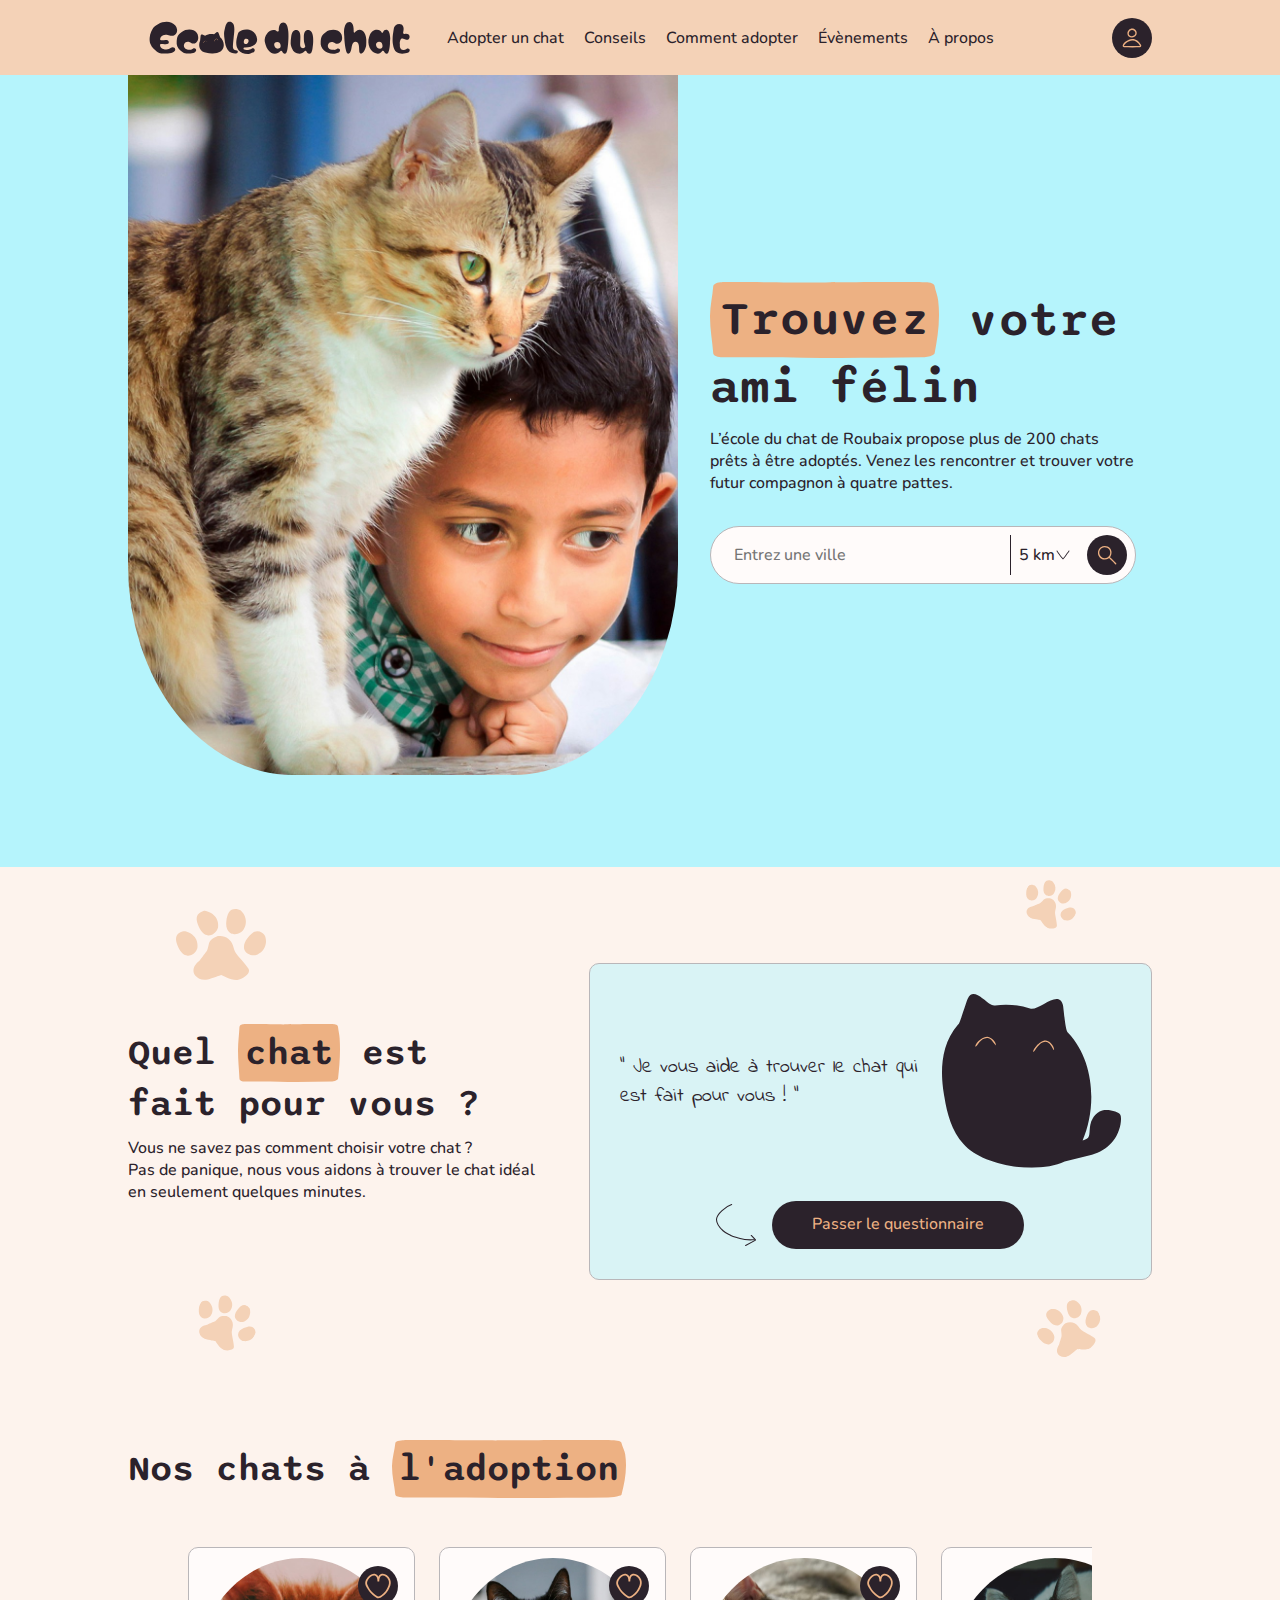
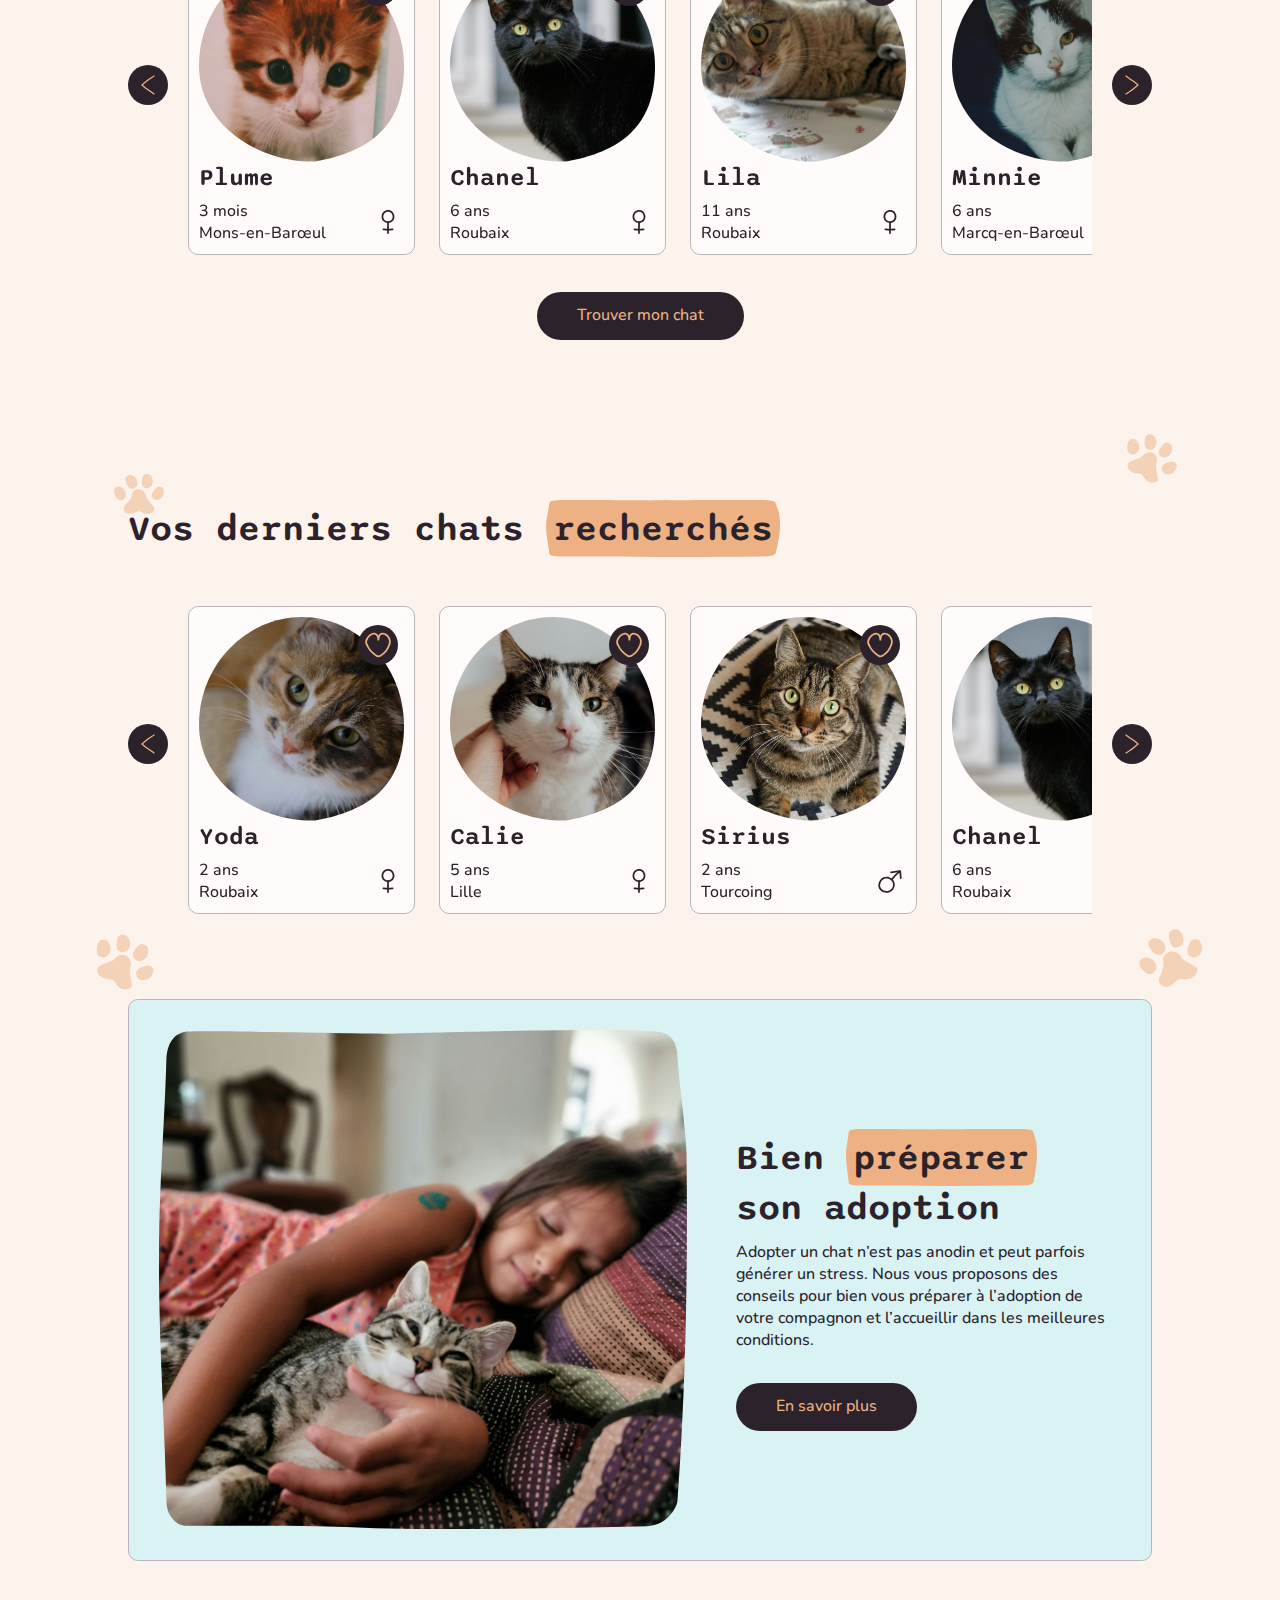
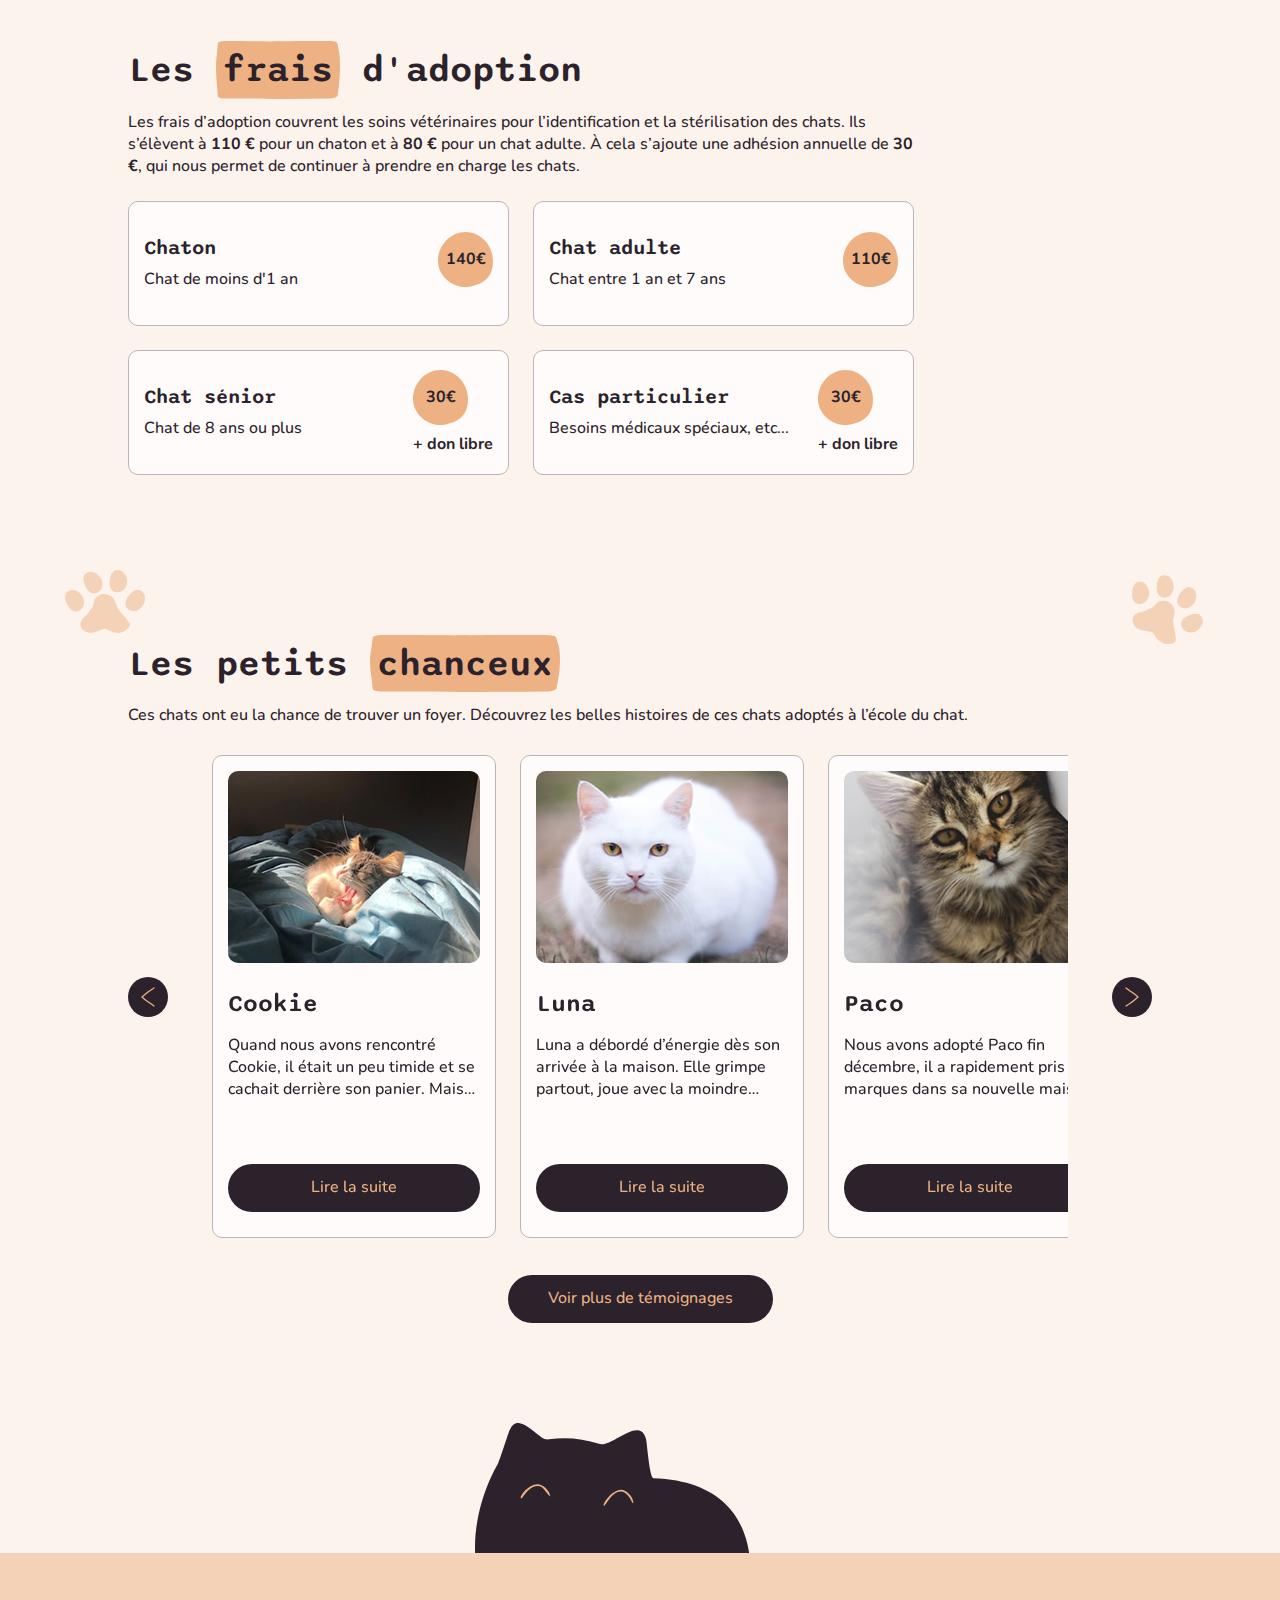
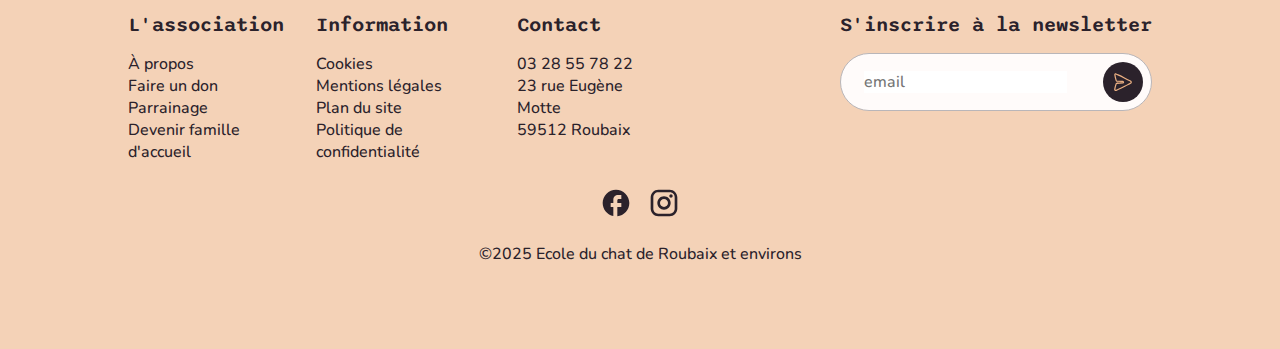
<file: index.html>
<!DOCTYPE html>
<html lang="fr">

<head>
  <meta charset="UTF-8" />
  <meta name="viewport" content="width=device-width, initial-scale=1.0" />
  <meta name="description" content="adoption chat association, protection, animaux" />
  <title>Ecole du chat Roubaix et environs</title>
  <link rel="stylesheet" href="style.css" />
</head>

<body>
  <header>
    <a href="index.html">
      <picture>
        <source media="(min-width:1024px)" srcset="./images/logo/logo-texte.svg">
        <img src="./images/logo/avatar.svg" alt="Logo de l'école du chat de Roubaix et environs">
      </picture>
    </a>
    <nav>
      <ul class="nav-links">
        <li><a class="menu-link" href="adopt.html">Adopter un chat</a></li>
        <li><a class="menu-link" href="advices.html">Conseils</a></li>
        <li>
          <a class="menu-link" href="howtoadopt.html">Comment adopter</a>
        </li>
        <li><a class="menu-link" href="events.html">Évènements</a></li>
        <li><a class="menu-link" href="#">À propos</a></li>
      </ul>
    </nav>
    <div class="header-btn">
      <button class="account">
        <img class="account-img" src="./images/icones/compte.svg" alt />
      </button>
      <button id="burger" class="burger">
        <img src="./images/icones/menu-burger.svg" alt="menu de navigation" />
      </button>
    </div>
  </header>
  <main>
    <section class="banner">
      <div class="hero">
        <img src="./images/banner.jpg" alt="Petit garçon avec un chat">
      </div>
      <div class="banner-presentation">
        <h1><span class="rectangle-background">Trouvez</span> votre ami félin</h1>
        <p>
          L’école du chat de Roubaix propose plus de 200 chats prêts à être adoptés.
          Venez les rencontrer et trouver votre futur compagnon à quatre pattes.
        </p>
        <form action autocomplete="off">
          <div class="search-filter-container">
            <div class="search-bar">
              <input id="cityInput" class="search-input" type="text" name="city" placeholder="Entrez une ville" />
              <div class="search-container">
                <button class="dropdown__toggle" type="button">
                  5 km
                  <img src="./images/icones/chevron.svg" alt="Choisir une distance" />
                </button>
                <ul class="dropdown__menu">
                  <li class="option" role="option">5 km</li>
                  <li class="option" role="option">10 km</li>
                  <li class="option" role="option">15 km</li>
                  <li class="option" role="option">20 km</li>
                  <li class="option" role="option">25 km</li>
                  <li class="option" role="option">30 km</li>
                  <li class="option" role="option">35 km</li>
                  <li class="option" role="option">40 km</li>
                </ul>
                <a href="./adopt.html" class="search-btn" id="search-btn" type="submit">
                  <img src="./images/icones/recherche.svg" alt="Rechercher un chat"/>
                </a>
              </div>
              <div id="suggestions" class="suggestions"></div>
            </div>
          </div>
        </form>
      </div>
    </section>
    <section class="survey-cta">
      <div>
        <h2>Quel <span class="rectangle-background">chat</span> est fait pour vous ?</h2>
        <p>
          Vous ne savez pas comment choisir votre chat ? <br> Pas de panique, nous
          vous aidons à trouver le chat idéal en seulement quelques minutes.
        </p>
      </div>

      <div class="survey-container">
        <div class="survey-container-text">
          <p>“ Je vous aide à trouver le chat qui est fait pour vous ! “</p>
          <img class="mascot" src="./images/chat-assis.svg" alt="Illustration de la mascotte de l'association">
        </div>
        <div class="survey-btn-container">
          <img src="./images/fleche.svg" alt="Flèche">
          <a class="button" href="./survey.html">Passer le questionnaire</a>
        </div>
      </div>
    </section>
    <section class="selected-cats">
      <h2>Nos chats à <span class="rectangle-background">l'adoption</span></h2>
      <div class="selected-cats-container">
        <button class="catPrev"><img src="./images/icones/chevron-alternatif.svg" alt="Précédent"></button>
        <div class="slide-wrapper">
          <div id="random-cats" class="card-container"></div>
        </div>
        <button class="catNext"><img src="./images/icones/chevron-alternatif.svg" alt="Suivant"></button>
      </div>
      <a href="./adopt.html" class="button">Trouver mon chat</a>
    </section>
     <section class="researched-cats">
      <h2>Vos derniers chats <span class="rectangle-background">recherchés</span></h2>
      <div class="researched-cats-container">
        <button class="catPrev"><img src="./images/icones/chevron-alternatif.svg" alt="Précédent"></button>
        <div class="slide-wrapper">
          <div id="researched-cats" class="card-container"></div>
        </div>
        <button class="catNext"><img src="./images/icones/chevron-alternatif.svg" alt="Suivant"></button>
      </div>
    </section>
    <section class="advices">
      <svg width="0" height="0" style="position:absolute">
        <defs>
          <clipPath id="image-shape" clipPathUnits="objectBoundingBox">
            <path d="
        M0.971,0.963
        C0.958,0.982,0.941,0.991,0.923,0.992
        C0.754,0.996,0.579,1,0.409,0.996
        C0.288,0.989,0.169,0.992,0.051,0.991
        C0.049,0.991,0.035,0.991,0.025,0.976
        C0.018,0.968,0.014,0.954,0.014,0.94
        C0.01,0.774,-0.001,0.616,0,0.442
        C0,0.314,0.011,0.178,0.014,0.056
        C0.015,0.044,0.017,0.03,0.025,0.019
        C0.033,0.007,0.045,0.004,0.05,0.003
        C0.096,0,0.364,0.007,0.447,0.007
        C0.447,0.007,0.88,-0.006,0.944,0.003
        C0.948,0.004,0.962,0.006,0.971,0.019
        C0.977,0.028,0.98,0.041,0.98,0.056
        C0.984,0.114,0.994,0.184,0.997,0.245
        C1,0.497,0.995,0.721,0.98,0.939
        C0.98,0.942,0.98,0.949,0.971,0.963
        Z
      " />
          </clipPath>
        </defs>
      </svg>
      <img class="adoption-article-img" src="./images/adoption-article.jpg" alt="Petite fille allongée avec un chat">
      <div>
        <h2>Bien <span class="rectangle-background">préparer</span> son adoption</h2>
        <p>Adopter un chat n’est pas anodin et peut parfois générer un stress.
          Nous vous proposons des conseils pour bien vous préparer à l’adoption
          de votre compagnon et l’accueillir dans les meilleures conditions.</p>
        <a class="button" href="advices.html">En savoir plus</a>
      </div>

    </section>
    <section class="prices">
      <h2>Les <span class="rectangle-background">frais</span> d'adoption</h2>
      <p class="prices-description">Les frais d’adoption couvrent les soins
        vétérinaires pour l’identification et la stérilisation des chats. Ils
        s’élèvent à <span class="bold">110 €</span> pour un chaton et à <span class="bold">80 €</span> pour un chat
        adulte. À cela s’ajoute une
        adhésion annuelle de <span class="bold">30 €</span>, qui nous permet
        de continuer à prendre en charge les chats.</p>
      <div class="price-card-container">
        <div class="price-card">
          <div class="price-card-text">
            <h3>Chaton</h3>
            <p>Chat de moins d'1 an</p>
          </div>
          <div class="price-container">
            <div class="price-shape-container">
              <img class="shape" src="./images/shape.svg">
              <p class="price bold"> 140€</p>
            </div>
          </div>
        </div>
        <div class="price-card">
          <div class="price-card-text">
            <h3>Chat adulte</h3>
            <p>Chat entre 1 an et 7 ans</p>
          </div>
          <div class="price">
          </div>
          <div class="price-container">
            <div class="price-shape-container">
              <img class="shape" src="./images/shape.svg">
              <p class="price bold"> 110€</p>
            </div>
          </div>
        </div>
        <div class="price-card">
          <div class="price-card-text">
            <h3>Chat sénior</h3>
            <p>Chat de 8 ans ou plus</p>
          </div>
          <div class="price-container">
            <div class="price-shape-container">
              <img class="shape" src="./images/shape.svg">
              <p class="price bold"> 30€</p>
            </div>
            <p class="bold">+ don libre</p>
          </div>
        </div>
        <div class="price-card">
          <div class="price-card-text">
            <h3>Cas particulier</h3>
            <p>Besoins médicaux spéciaux, etc...</p>
          </div>
          <div class="price-container">
            <div class="price-shape-container">
              <img class="shape" src="./images/shape.svg">
              <p class="price bold"> 30€</p>
            </div>
            <p class="bold">+ don libre</p>
          </div </div>
        </div>
      </div>
    </section>
    <section class="testimony">
      <h2>Les petits <span class="rectangle-background">chanceux</span></h2>
      <p>Ces chats ont eu la chance de trouver un foyer. Découvrez les belles histoires de ces chats adoptés à l’école
        du chat.</p>
      <div class="testimony-card-container">
        <button class="catPrev"><img src="./images/icones/chevron-alternatif.svg" alt="Précédent"></button>
        <div class="slide-wrapper">
          <div class="card-container">
            <div class="testimony-card">
              <img src="./images/testimony/testimony-1.png" alt="chat tigré et blanc allongé sur un lit">
              <div class="testomny-card-text">
                <div>
                  <h3>Cookie</h3>
                  <p>Quand nous avons rencontré Cookie, il était un peu timide et se cachait derrière son panier. Mais
                    très
                    vite, il a montré sa douceur et son côté câlin. Aujourd’hui, il s’endort tous les soirs sur nos
                    genoux
                    et
                    nous suit dans toutes les pièces. Adopter Cookie, c’est avoir gagné un membre de la famille à part
                    entière
                  </p>
                </div>
                <a class="button event-button">Lire la suite</a>
              </div>
            </div>
            <div class="testimony-card">
              <img src="./images/testimony/testimony-2.png" alt="chat blanc">
              <div class="testomny-card-text">
                <div>
                  <h3>Luna</h3>
                  <p>Luna a débordé d’énergie dès son arrivée à la maison. Elle grimpe partout, joue avec la moindre
                    ficelle
                    et nous fait rire chaque jour. Derrière ses bêtises se cache un vrai petit cœur tendre qui vient se
                    blottir contre nous le soir. Elle a transformé notre quotidien en terrain de jeu.</p>
                </div>
                <a class="button event-button">Lire la suite</a>
              </div>
            </div>
            <div class="testimony-card">
              <img src="./images/testimony/testimony-3.png" alt="chat tigré">
              <div class="testomny-card-text">
                <div>
                  <h3>Paco</h3>
                  <p>Nous avons adopté Paco fin décembre, il a rapidement pris ses marques dans sa nouvelle maison et
                    trouvé
                    sa place fétiche au coin du feu ! cœur tendre qui vient se blottir contre nous le soir. Elle a
                    transformé notre quotidien en terrain de jeu.</p>
                </div>
                <a class="button event-button">Lire la suite</a>
              </div>
            </div>
            <div class="testimony-card">
              <img src="./images/testimony/testimony-4.png" alt="chat tigré">
              <div class="testomny-card-text">
                <div>
                  <h3>Douchka</h3>
                  <p>Mon compagnon et moi étions prêts pour un deuxième chat et c'est ici que nous avons croisé le
                    profil
                    de la jolie Douchka. Rescapée des rues de Roubaix, elle a eu un début de vie très difficile.cœur
                    tendre
                    qui vient se blottir contre nous le soir. Elle a transformé notre quotidien en terrain de jeu.</p>
                </div>
                <a class="button event-button">Lire la suite</a>
              </div>
            </div>
            <div class="testimony-card">
              <img src="./images/testimony/testimony-5.png" alt="chat tigré">
              <div class="testomny-card-text">
                <div>
                  <h3>Zephyr</h3>
                  <p>2 ans que j’ai adopté Zephyr : une boule d’amour qui n’a pas eu un début de vie facile mais qui
                    aujourd’hui s’amuse comme une folle à 4h du matin, demande des câlins tout le temps, est curieuse,
                    pas très gourmande mais adore le poulet, réussi à se laisser approcher par des inconnus (doucement
                    mais sûrement) elle a beaucoup évolué ! quand je l’ai choisie, on m’a dit « personne ne veut d’elle,
                    elle n’est plus bébé et trop craintive » moi je l’aime, je la chéris. On a une relation très
                    spéciale elle et moi et j’en suis comblée</p>
                </div>
                <a class="button event-button">Lire la suite</a>
              </div>
            </div>
            <div class="testimony-card">
              <img src="./images/testimony/testimony-6.png" alt="chat roux">
              <div class="testomny-card-text">
                <div>
                  <h3>Tempo</h3>
                  <p>
                    Lorsque j’ai vu son adorable frimousse sur le site de l'école du chat, j’ai eu un vrai coup de
                    cœur,je me suis
                    empressée d’aller le rencontrer. J’ai tout de suite été conquise par ce jeune chat au regard empli
                    de tendresse. Depuis bientôt deux mois,nous partageons une vie remplie d’amour,de complicité et de
                    bonheur. Je remercie les bénévoles pour leur travail, leurs précieux conseils
                    et leur gentillesse.</p>
                </div>
                <a class="button event-button">Lire la suite</a>
              </div>
            </div>
            <div class="testimony-card">
              <img src="./images/testimony/testimony-7.png" alt="chat roux">
              <div class="testomny-card-text">
                <div>
                  <h3>Bridget</h3>
                  <p>
                    Bridget est trés affectueuse, sociable et de plus je peux l'emmener partout avec moi surtout dans les
                    transports. J'espère de tout cœur que d'autres petits cœurs aient sa chance.</p>
                </div>
                <a class="button event-button">Lire la suite</a>
              </div>
            </div>
          </div>
        </div>
        <button class="catNext"><img src="./images/icones/chevron-alternatif.svg" alt="Suivant"></button>
      </div>
      <a class="button ">Voir plus de témoignages</a>
    </section>
    <div class="footer-img-container">
      <img class="footer-img" src="./images/chat-allonge.svg" alt="Mascotte de l'association">
    </div>
  </main>
  <footer>
    <div class="footer-container">
      <div class="footer-info">
        <div class="footer-section text-left">
          <h3>L'association</h3>
          <p>À propos</p>
          <p>Faire un don</p>
          <p>Parrainage</p>
          <p>Devenir famille d'accueil </p>
        </div>
        <div class="footer-section text-left">
          <h3>Information</h3>
          <p>Cookies</p>
          <p>Mentions légales</p>
          <p>Plan du site</p>
          <p>Politique de confidentialité</p>
        </div>
        <div class="footer-section text-left">
          <h3>Contact</h3>
          <p>03 28 55 78 22</p>
          <p>23 rue Eugène Motte</p>
          <p>59512 Roubaix</p>
        </div>
      </div>
      <div class="footer-section">
        <h3>S'inscrire à la newsletter</h3>
        <form action="">
          <div class="newsletter-bar">
            <input class="newsletter-input" type="email" placeholder="email">
            <div class="send-btn">
              <img src="./images/icones/envoyer.svg" alt="icône envoyer" />
            </div>
          </div>
        </form>
      </div>
    </div>
    <div class="footer-section">
      <div class="socials">
        <img src="./images/icones/facebook.svg" alt="icône Facebook">
        <img src="./images/icones/instagram.svg" alt="icône Instagram">
      </div>
      <p>©2025 Ecole du chat de Roubaix et environs</p>
    </div>
  </footer>
  <script type="module" src="index.js"></script>
</body>

</html>
</file>
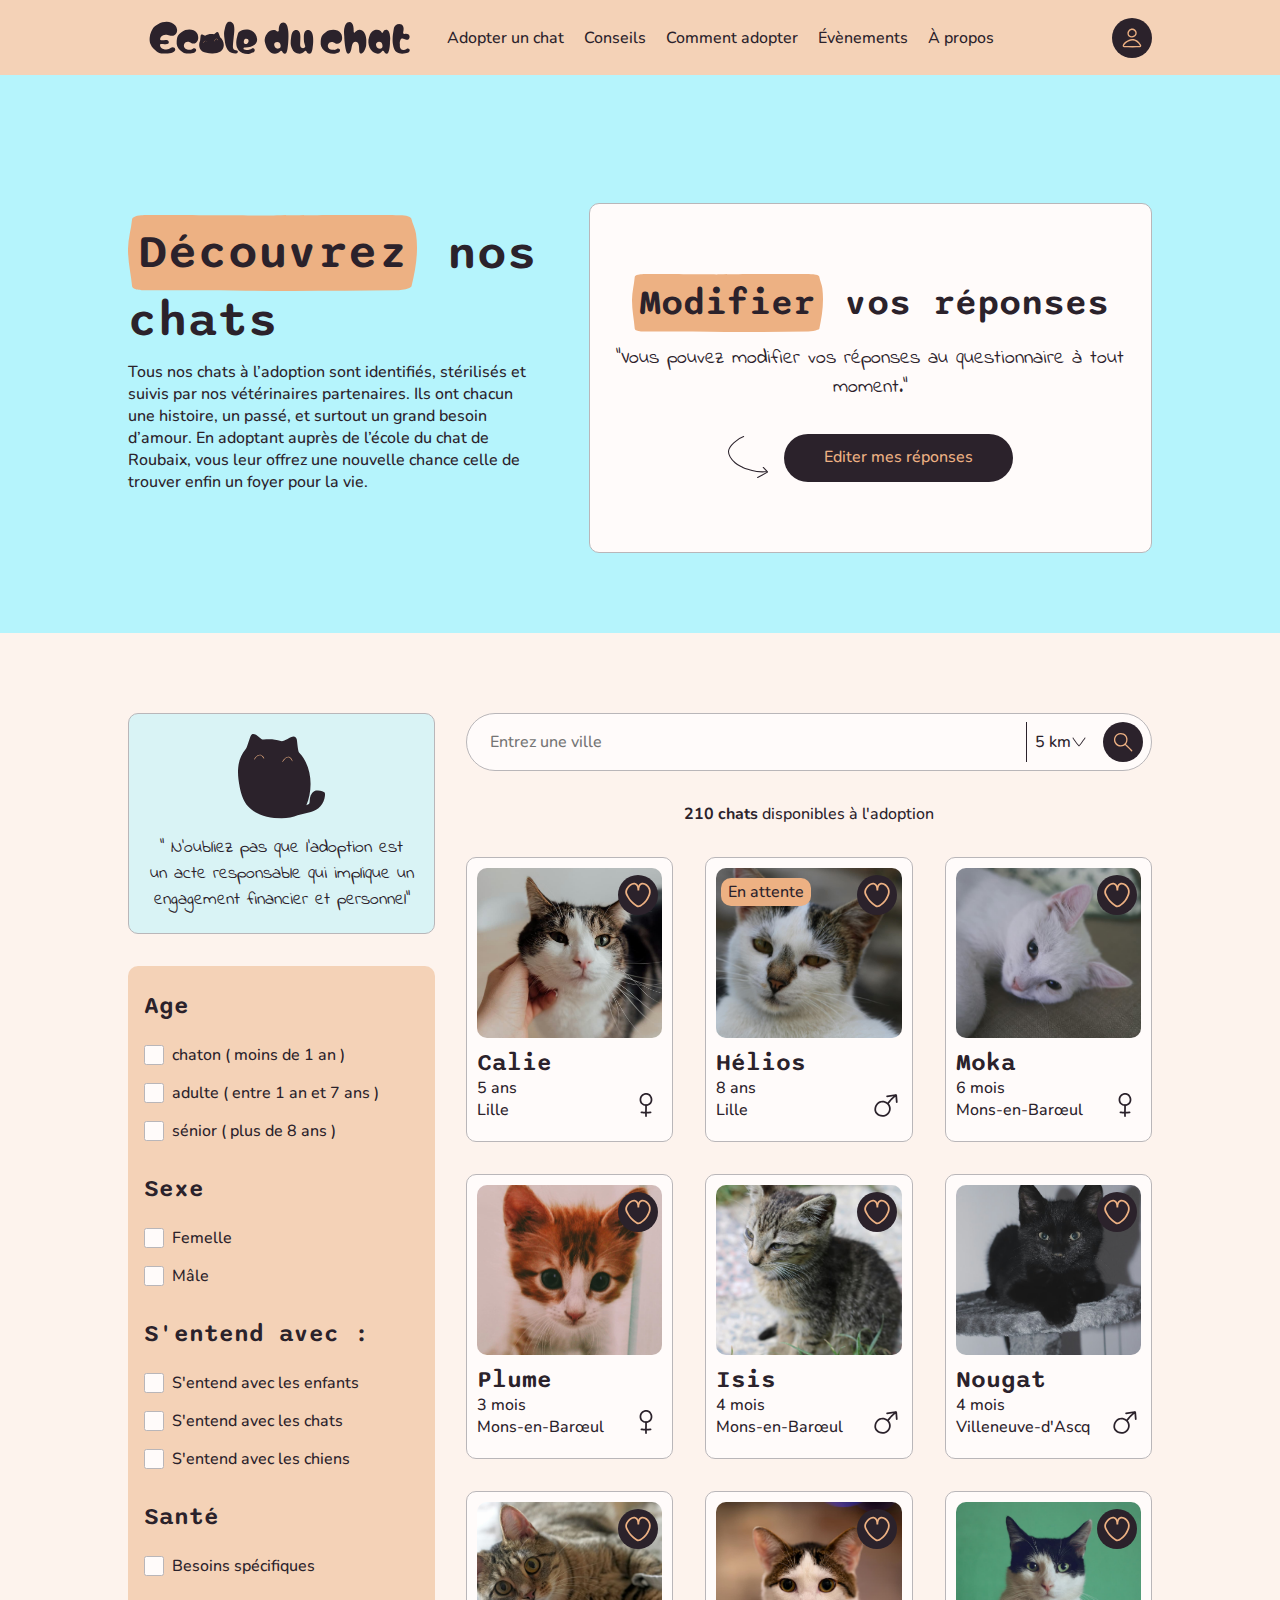
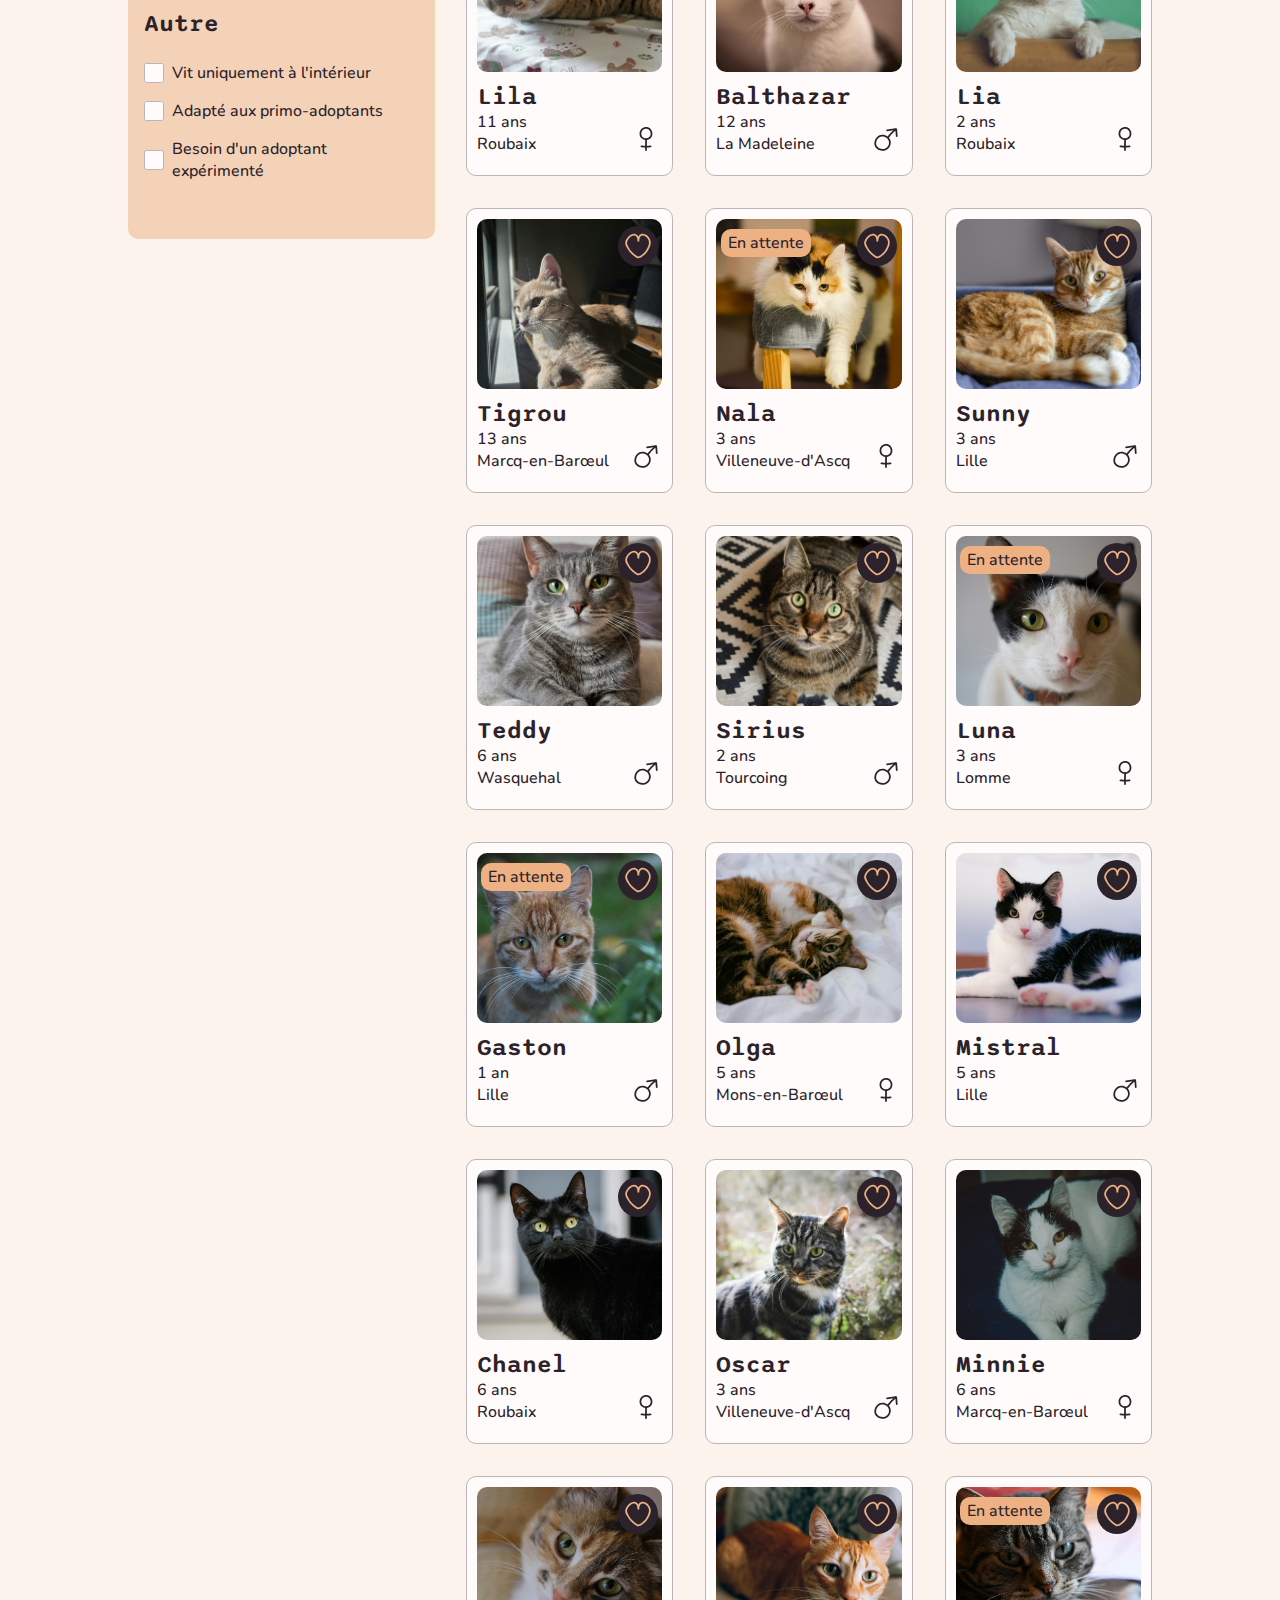
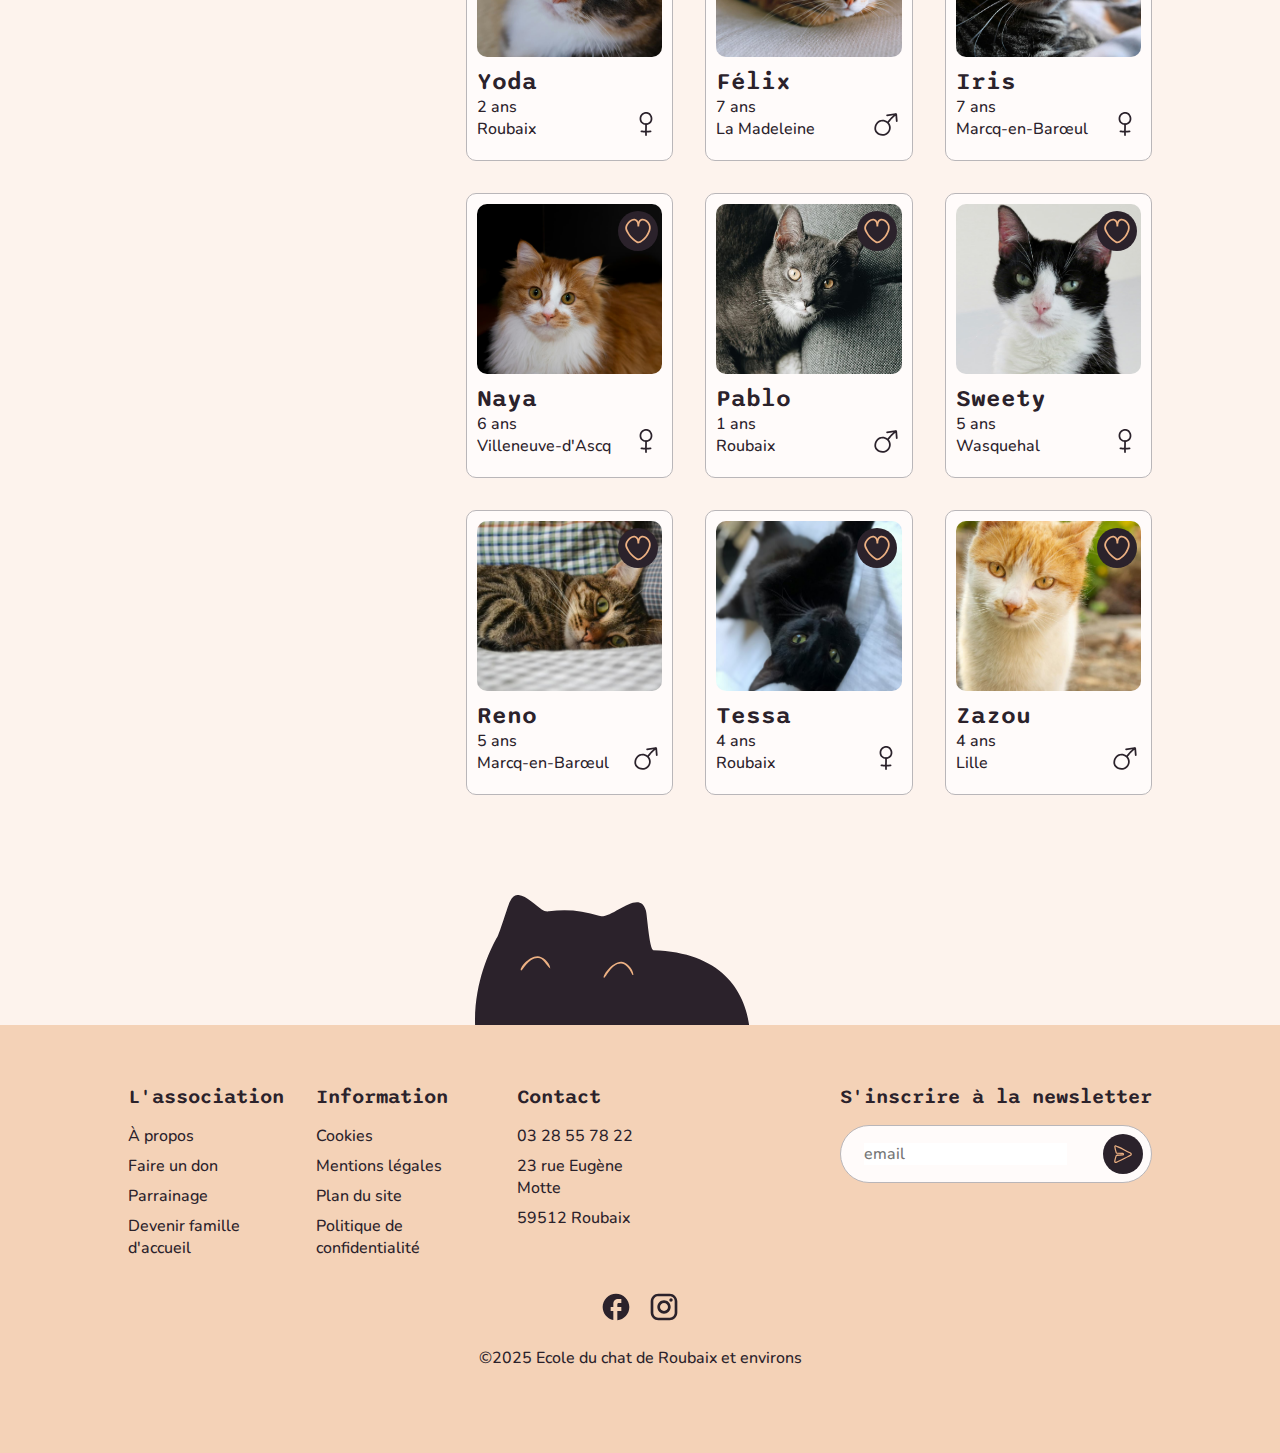
<file: adopt.html>
<!DOCTYPE html>
<html lang="fr">

<head>
  <meta charset="UTF-8" />
  <meta name="viewport" content="width=device-width, initial-scale=1.0" />
  <meta name="description"
    content="L'École du Chat de Roubaix stérilise, identifie et protège les chats errants, et propose des chats à l’adoption dans la métropole lilloise" />
  <title>Adopter un chat - École du Chat de Roubaix</title>
  <link rel="icon" type="image/x-icon" href="./images/logo/favicon.jpg"/>
  <link rel="stylesheet" href="style.css" />
</head>

<body>
  <header>
    <a href="index.html">
      <picture>
        <source media="(min-width:1024px)" srcset="./images/logo/logo-texte.svg">
        <img src="./images/logo/avatar.svg" alt="Logo de l'école du chat de Roubaix et environs">
      </picture>
    </a>
    <nav>
      <ul class="nav-links">
        <li><a class="menu-link" href="adopt.html">Adopter un chat</a></li>
        <li><a class="menu-link" href="advices.html">Conseils</a></li>
        <li>
          <a class="menu-link" href="howtoadopt.html">Comment adopter</a>
        </li>
        <li><a class="menu-link" href="events.html">Évènements</a></li>
        <li><a class="menu-link" href="#">À propos</a></li>
      </ul>
    </nav>
    <div class="header-btn">
      <button class="account">
        <img class="account-img" src="./images/icones/compte.svg" alt />
      </button>
      <button id="burger" class="burger">
        <img src="./images/icones/menu-burger.svg" alt="menu de navigation" />
      </button>
    </div>
  </header>
  <main>
    <section class="cat-adoption-container">
      <div>
        <h1><span class="rectangle-background">Découvrez</span> nos chats</h1>
        <p>
          Tous nos chats à l’adoption sont identifiés, stérilisés et suivis
          par nos vétérinaires partenaires. Ils ont chacun une histoire, un
          passé, et surtout un grand besoin d’amour. En adoptant auprès de
          l’école du chat de Roubaix, vous leur offrez une nouvelle chance
          celle de trouver enfin un
          foyer pour la vie.
        </p>
      </div>
      <div class="survey-results-container">
        <h2> <span class="rectangle-background">Modifier</span> vos
          réponses</h2>
        <p>“Vous pouvez modifier vos réponses au questionnaire à tout
          moment.”</p>
        <div class="survey-results-btn">
          <img src="./images/fleche.svg" alt="Flèche">
          <a href="./survey.html" class="button">Editer mes réponses</a>
        </div>
      </div>
    </section>
    <section class="cat-search-container">
      <div>
        <div class="advice-note">
          <img src="./images/chat-assis.svg" alt="Mascotte de l'association">
          <p>“ N'oubliez pas que l’adoption est un acte responsable qui implique
            un engagement financier et personnel”</p>
        </div>
        <div class="modal">
          <div class="filters">
            <button class="close-btn"> <img src="./images/icones/croix.svg" alt="fermer"></button>
            <div class="filters-wrapper">
              <h2>Filtres</h2>
              <div class="filter-container">
                <div class="filter-section">
                  <h3>Age</h3>
                  <div>
                    <div class="checkbox-container">
                      <label class="checkbox" for="kitten">
                        <input type="checkbox" id="kitten" name="kitten" />
                        <span class="checkbox-custom"></span>
                        chaton ( moins de 1 an )
                      </label>
                    </div>
                    <div class="checkbox-container">
                      <label class="checkbox" for="adult">
                        <input type="checkbox" id="adult" name="adult" />
                        <span class="checkbox-custom"></span>
                        adulte ( entre 1 an et 7 ans )
                      </label>
                    </div>
                    <div class="checkbox-container">

                      <label class="checkbox" for="senior">
                        <input type="checkbox" id="senior" name="senior" />
                        <span class="checkbox-custom"></span>
                        sénior ( plus de 8 ans )</label>
                    </div>
                  </div>
                </div>
                <div class="filter-section">
                  <h3>Sexe</h3>
                  <div>
                    <div class="checkbox-container">
                      <label class="checkbox" for="female">
                        <input type="checkbox" id="female" name="female" />
                        <span class="checkbox-custom"></span>
                        Femelle
                      </label>
                    </div>
                    <div class="checkbox-container">
                      <label class="checkbox" for="male">
                        <input type="checkbox" id="male" name="male" />
                        <span class="checkbox-custom"></span>
                        Mâle
                      </label>
                    </div>
                  </div>
                </div>
                <div class="filter-section">
                  <h3>S'entend avec : </h3>
                  <div>
                    <div class="checkbox-container">
                      <label class="checkbox" for="kids">
                        <input type="checkbox" id="kids" name="kids" />
                        <span class="checkbox-custom"></span>
                        S'entend avec les enfants</label>
                    </div>
                    <div class="checkbox-container">

                      <label class="checkbox" for="cats">
                        <input type="checkbox" id="cats" name="cats" />
                        <span class="checkbox-custom"></span>
                        S'entend avec les chats
                      </label>
                    </div>
                    <div class="checkbox-container">
                      <label class="checkbox" for="dogs">
                        <input type="checkbox" id="dogs" name="dogs" />
                        <span class="checkbox-custom"></span>
                        S'entend avec les chiens
                      </label>
                    </div>
                  </div>
                </div>
                <div class="filter-section">
                  <h3>Santé</h3>
                  <div>
                    <div class="checkbox-container">
                      <label class="checkbox" for="health">
                        <input type="checkbox" id="health" name="health" />
                        <span class="checkbox-custom"></span>
                        Besoins spécifiques
                      </label>
                    </div>
                  </div>
                </div>
                <div class="filter-section">
                  <h3>Autre</h3>
                  <div>
                    <div class="checkbox-container">
                      <label class="checkbox" for="outdoor">
                        <input type="checkbox" id="outdoor" name="outdoor" />
                        <span class="checkbox-custom"></span>
                        Vit uniquement à l'intérieur
                      </label>
                    </div>
                    <div class="checkbox-container">
                      <label class="checkbox" for="non-experimented">
                        <input type="checkbox" id="non-experimented" name="non-experimented" />
                        <span class="checkbox-custom"></span>
                        Adapté aux primo-adoptants
                      </label>
                    </div>
                    <div class="checkbox-container">
                      <label class="checkbox" for="experimented">
                        <input type="checkbox" id="experimented" name="experimented" />
                        <span class="checkbox-custom"></span>
                        Besoin d'un adoptant expérimenté

                      </label>
                    </div>
                  </div>
                </div>
              </div>
            </div>
          </div>
        </div>
      </div>
      <div>
        <form autocomplete="off">
          <div class="search-filter-container">
            <div class="search-bar">
              <input id="cityInput" class="search-input" type="text" name="city" placeholder="Entrez une ville" />
              <div class="search-container">
                <button class="dropdown__toggle" type="button">
                  5 km
                  <img src="./images/icones/chevron.svg" alt="Choisir une distance" />
                </button>
                <ul role="listbox" class="dropdown__menu">
                  <li class="option" role="option">5 km</li>
                  <li class="option" role="option">10 km</li>
                  <li class="option" role="option">15 km</li>
                  <li class="option" role="option">20 km</li>
                  <li class="option" role="option">25 km</li>
                  <li class="option" role="option">30 km</li>
                  <li class="option" role="option">35 km</li>
                  <li class="option" role="option">40 km</li>
                </ul>
                <button class="search-btn" id="search-btn" type="submit">
                  <img src="./images/icones/recherche.svg" alt="Rechercher un chat" />
                </button>
              </div>
              <div id="suggestions" class="suggestions"></div>
            </div>
            <button type="button" class="filter-btn">
              <img src="./images/icones/filtre.svg" alt="filtre" />
              Filtrer
            </button>
          </div>
        </form>
        <p class="cat-number"> <span class="bold">210 chats </span>disponibles à l'adoption</p>
        <div class="cats-results"></div>
      </div>
    </section>
    <div class="footer-img-container">
      <img class="footer-img" src="./images/chat-allonge.svg" alt="Mascotte de l'association">
    </div>
  </main>
  <footer>
    <div class="footer-container">
      <div class="footer-info">
        <div class="footer-section text-left">
          <h3>L'association</h3>
          <ul>
            <li><a>À propos</a></li>
            <li><a>Faire un don</a></li>
            <li><a>Parrainage</a></li>
            <li><a>Devenir famille d'accueil</a></li>
          </ul>
        </div>
        <div class="footer-section text-left">
          <h3>Information</h3>
          <ul>
            <li><a>Cookies</a></li>
            <li><a>Mentions légales</a></li>
            <li><a>Plan du site</a></li>
            <li><a>Politique de confidentialité</a></li>
          </ul>
        </div>
        <div class="footer-section text-left">
          <h3>Contact</h3>
          <ul>
            <li><a>03 28 55 78 22</a></li>
            <li><a>23 rue Eugène Motte</a></li>
            <li><a>59512 Roubaix</a></li>
          </ul>
        </div>
      </div>
      <div class="footer-section">
        <h3>S'inscrire à la newsletter</h3>
        <form>
          <div class="newsletter-bar">
            <input class="newsletter-input" type="email" placeholder="email">
            <div class="send-btn">
              <img src="./images/icones/envoyer.svg" alt="icône envoyer" />
            </div>
          </div>
        </form>
      </div>
    </div>
    <div class="footer-section">
      <div class="socials">
        <img src="./images/icones/facebook.svg" alt="icône Facebook">
        <img src="./images/icones/instagram.svg" alt="icône Instagram">
      </div>
      <p>©2025 Ecole du chat de Roubaix et environs</p>
    </div>
  </footer>
  <script type="module" src="adopt.js"></script>
</body>

</html>
</file>
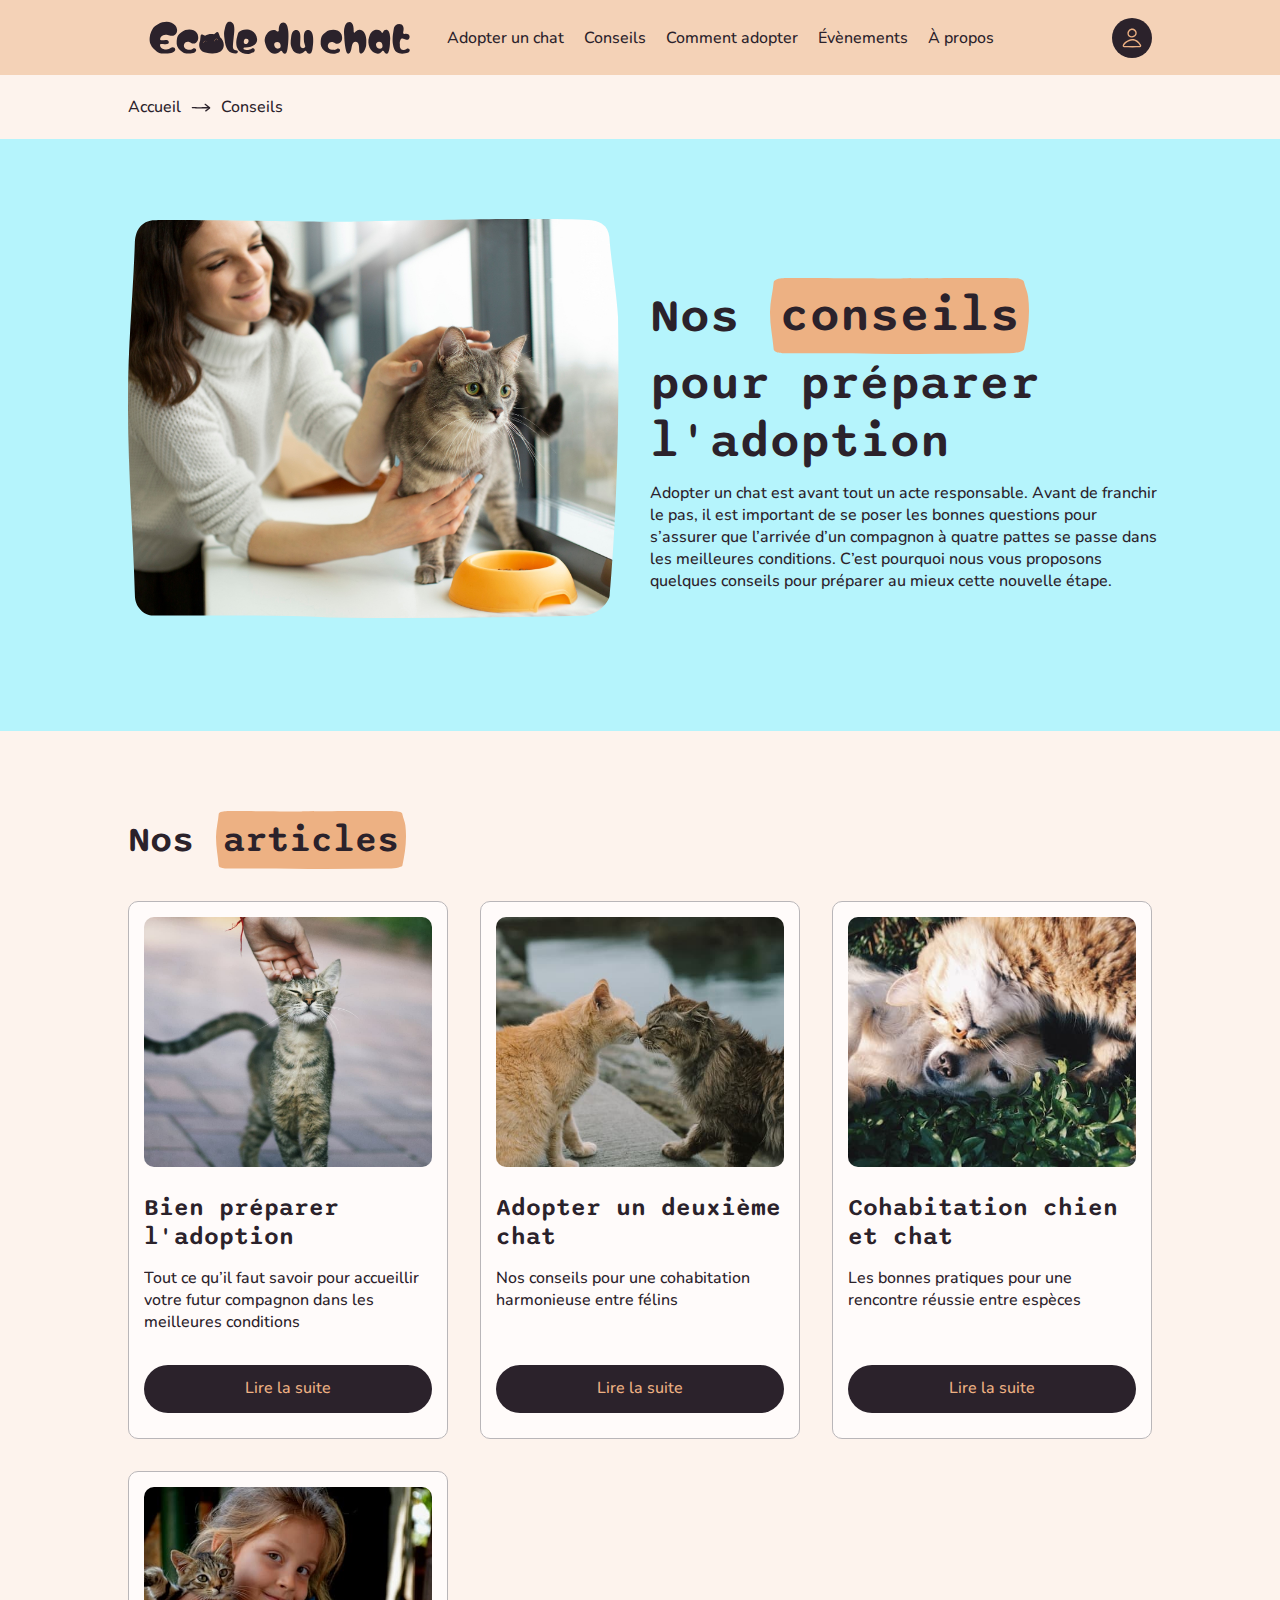
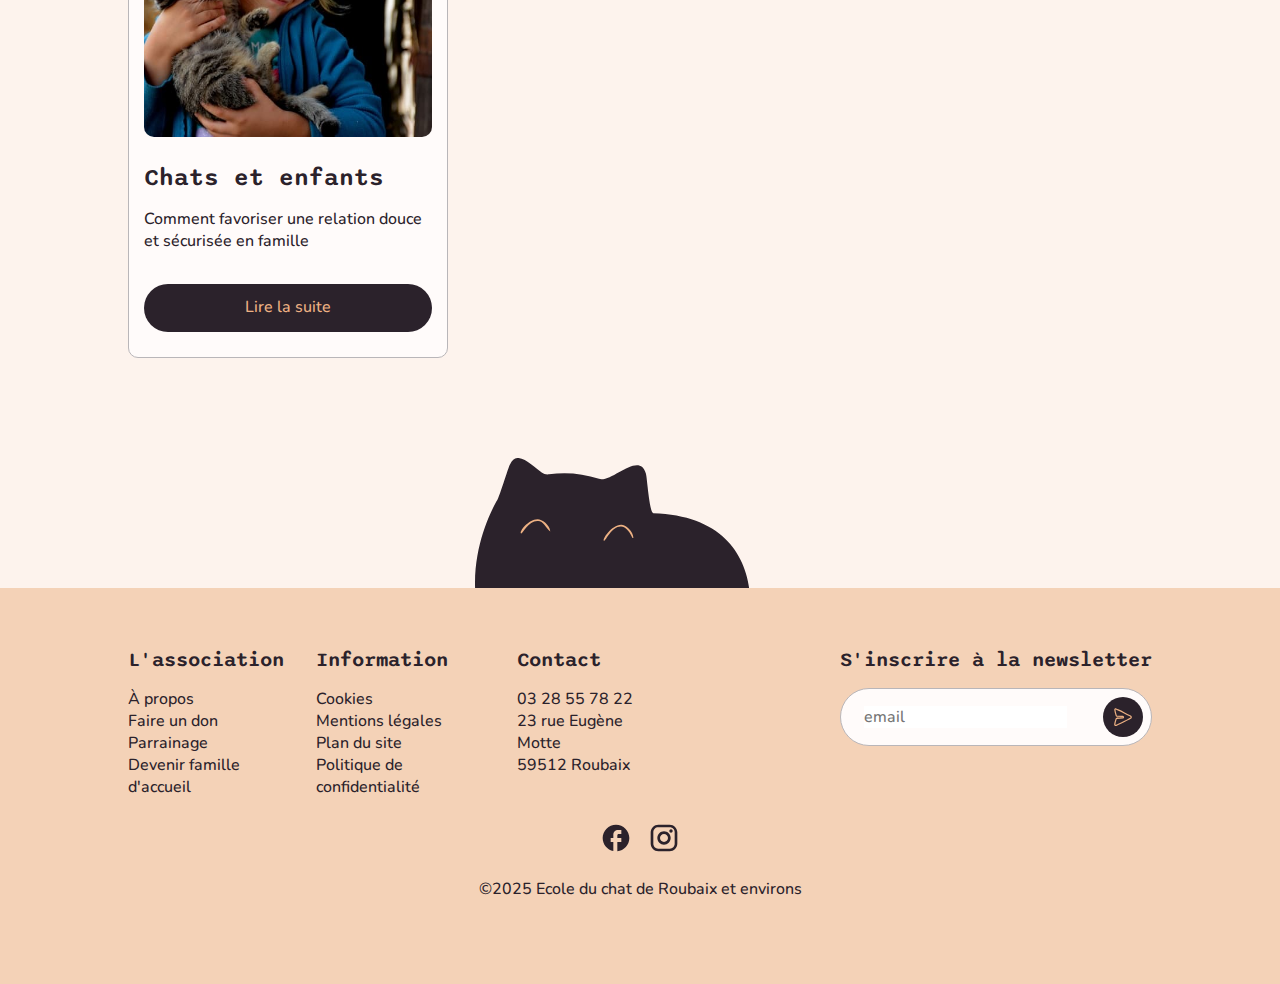
<file: advices.html>
<!DOCTYPE html>
<html lang="fr">

<head>
  <meta charset="UTF-8" />
  <meta name="viewport" content="width=device-width, initial-scale=1.0" />
  <meta name="description" content="adoption chat association, protection, animaux" />
  <title>Ecole du chat Roubaix et environs - Conseils</title>
  <link rel="stylesheet" href="style.css" />
</head>
<body>
  <header>
    <a href="index.html">
      <picture>
        <source media="(min-width:1024px)" srcset="./images/logo/logo-texte.svg">
        <img src="./images/logo/avatar.svg" alt="Logo de l'école du chat de Roubaix et environs">
      </picture>
    </a>
    <nav>
      <ul class="nav-links">
        <li><a class="menu-link" href="adopt.html">Adopter un chat</a></li>
        <li><a class="menu-link" href="advices.html">Conseils</a></li>
        <li>
          <a class="menu-link" href="howtoadopt.html">Comment adopter</a>
        </li>
        <li><a class="menu-link" href="events.html">Évènements</a></li>
        <li><a class="menu-link" href="#">À propos</a></li>
      </ul>
    </nav>
    <div class="header-btn">
      <button class="account">
        <img class="account-img" src="./images/icones/compte.svg" alt />
      </button>
      <button id="burger" class="burger">
        <img src="./images/icones/menu-burger.svg" alt="menu de navigation" />
      </button>
    </div>
  </header>
  <main>
    <section class="breadcrumb">
      <a href="./index.html">Accueil</a>
      <img class="reverse-arrow" src="./images/icones/fleche.svg" alt="flèche" />
      <a href="./advices.html">Conseils</a>
    </section>
    <section class="advice-container">
      <svg width="0" height="0" style="position:absolute">
        <defs>
          <clipPath id="image-shape" clipPathUnits="objectBoundingBox">
            <path d="
        M0.971,0.963
        C0.958,0.982,0.941,0.991,0.923,0.992
        C0.754,0.996,0.579,1,0.409,0.996
        C0.288,0.989,0.169,0.992,0.051,0.991
        C0.049,0.991,0.035,0.991,0.025,0.976
        C0.018,0.968,0.014,0.954,0.014,0.94
        C0.01,0.774,-0.001,0.616,0,0.442
        C0,0.314,0.011,0.178,0.014,0.056
        C0.015,0.044,0.017,0.03,0.025,0.019
        C0.033,0.007,0.045,0.004,0.05,0.003
        C0.096,0,0.364,0.007,0.447,0.007
        C0.447,0.007,0.88,-0.006,0.944,0.003
        C0.948,0.004,0.962,0.006,0.971,0.019
        C0.977,0.028,0.98,0.041,0.98,0.056
        C0.984,0.114,0.994,0.184,0.997,0.245
        C1,0.497,0.995,0.721,0.98,0.939
        C0.98,0.942,0.98,0.949,0.971,0.963
        Z
      " />
          </clipPath>
        </defs>
      </svg>
      <img class="advice-img" src="./images/advices/conseils.jpg" alt="Jeune femme caressant un chat">
      <div>
        <h1>Nos <span class="rectangle-background"> conseils </span> pour préparer l'adoption</span></h1>
        <p>Adopter un chat est avant tout un acte responsable. Avant de franchir le pas, il est important de se poser
          les bonnes questions pour s’assurer que l’arrivée d’un compagnon à quatre pattes se passe dans les meilleures
          conditions. C’est pourquoi nous vous proposons quelques conseils pour préparer au mieux cette nouvelle étape.
        </p>
      </div>
    </section>
    <section class="advices-cards">
      <h2>Nos <span class="rectangle-background">articles</span></h2>
      <div class="advices-card-container">
        <div class="page-card">
          <img src="./images/advices/preparer-adoption.jpg" alt="chat se faisant caresser">
          <div class="testomny-card-text">
            <div>
              <h3>Bien préparer l'adoption</h3>
              <p>Tout ce qu’il faut savoir pour accueillir votre futur compagnon dans les meilleures conditions</p>
            </div>
            <a href="./prepare-adoption.html" class="button event-button">Lire la suite</a>
          </div>
        </div>
        <div class="page-card">
          <img src="./images/advices/conseils-chats.jpg" alt="Deux chats collant leur museaux">
          <div class="testomny-card-text">
            <div>
              <h3>Adopter un deuxième chat</h3>
              <p>Nos conseils pour une cohabitation harmonieuse entre félins</p>
            </div>
            <a class="button event-button">Lire la suite</a>
          </div>
        </div>
        <div class="page-card">
          <img src="./images/advices/conseils-chiens.jpg" alt="Chat jouant avec un chien">
          <div class="testomny-card-text">
            <div>
              <h3>Cohabitation chien et chat</h3>
              <p>Les bonnes pratiques pour une rencontre réussie entre espèces</p>
            </div>
            <a class="button event-button">Lire la suite</a>
          </div>
        </div>
        <div class="page-card">
          <img src="./images/advices/conseils-enfants.jpg" alt="Petite fille tenant un chaton dans ses bras">
          <div class="testomny-card-text">
            <div>
              <h3>Chats et enfants</h3>
              <p>Comment favoriser une relation douce et sécurisée en famille</p>
            </div>
            <a class="button event-button">Lire la suite</a>
          </div>
        </div>
      </div>
    </section>
     <div class="footer-img-container">
      <img class="footer-img" src="./images/chat-allonge.svg" alt="Mascotte de l'association">
    </div>
  </main>
  <footer>
    <div class="footer-container">
      <div class="footer-info">
        <div class="footer-section text-left">
          <h3>L'association</h3>
          <p>À propos</p>
          <p>Faire un don</p>
          <p>Parrainage</p>
          <p>Devenir famille d'accueil </p>
        </div>
        <div class="footer-section text-left">
          <h3>Information</h3>
          <p>Cookies</p>
          <p>Mentions légales</p>
          <p>Plan du site</p>
          <p>Politique de confidentialité</p>
        </div>
        <div class="footer-section text-left">
          <h3>Contact</h3>
          <p>03 28 55 78 22</p>
          <p>23 rue Eugène Motte</p>
          <p>59512 Roubaix</p>
        </div>
      </div>
      <div class="footer-section">
        <h3>S'inscrire à la newsletter</h3>
        <form action="">
          <div class="newsletter-bar">
            <input class="newsletter-input" type="email" placeholder="email">
            <div class="send-btn">
              <img src="./images/icones/envoyer.svg" alt="icône envoyer" />
            </div>
          </div>
        </form>
      </div>
    </div>
    <div class="footer-section">
      <div class="socials">
        <img src="./images/icones/facebook.svg" alt="icône Facebook">
        <img src="./images/icones/instagram.svg" alt="icône Instagram">
      </div>
      <p>©2025 Ecole du chat de Roubaix et environs</p>
    </div>
  </footer>
  <script type="module" src="advice.js"></script>
</body>

</html>
</file>
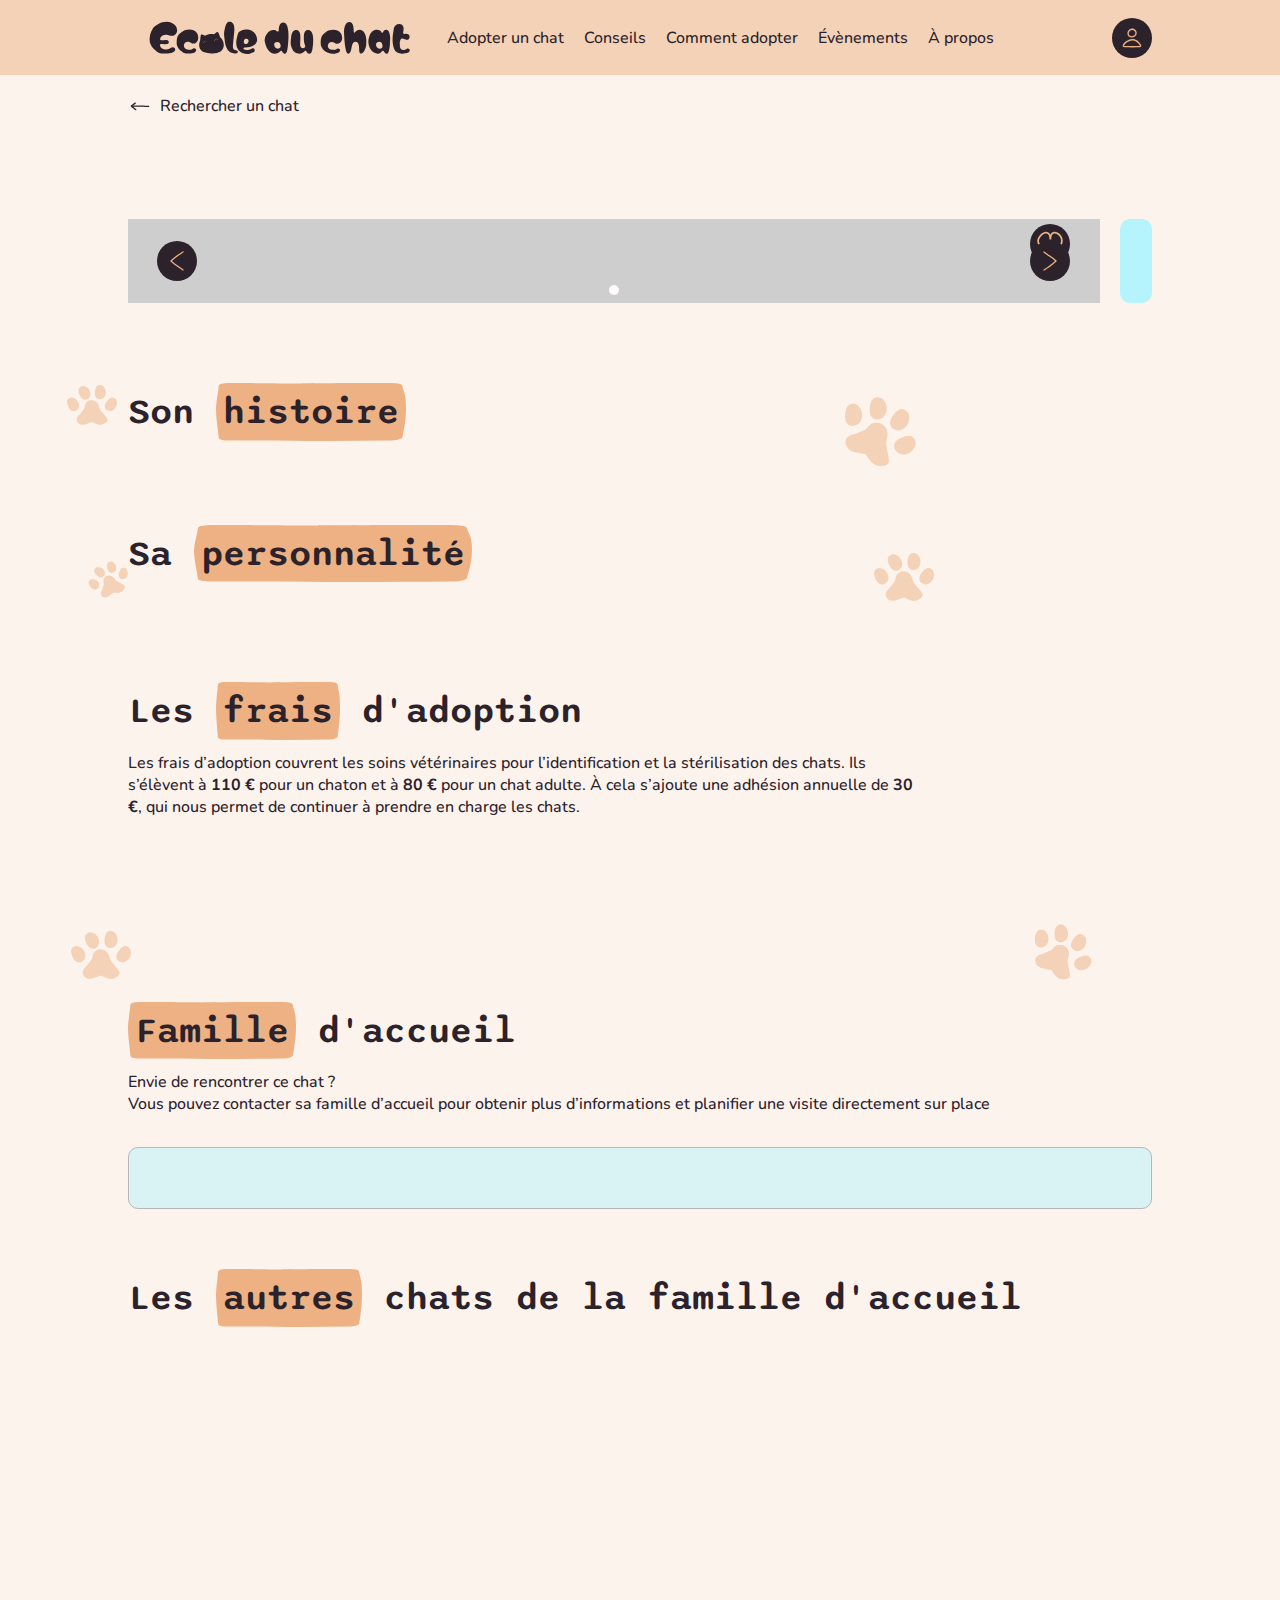
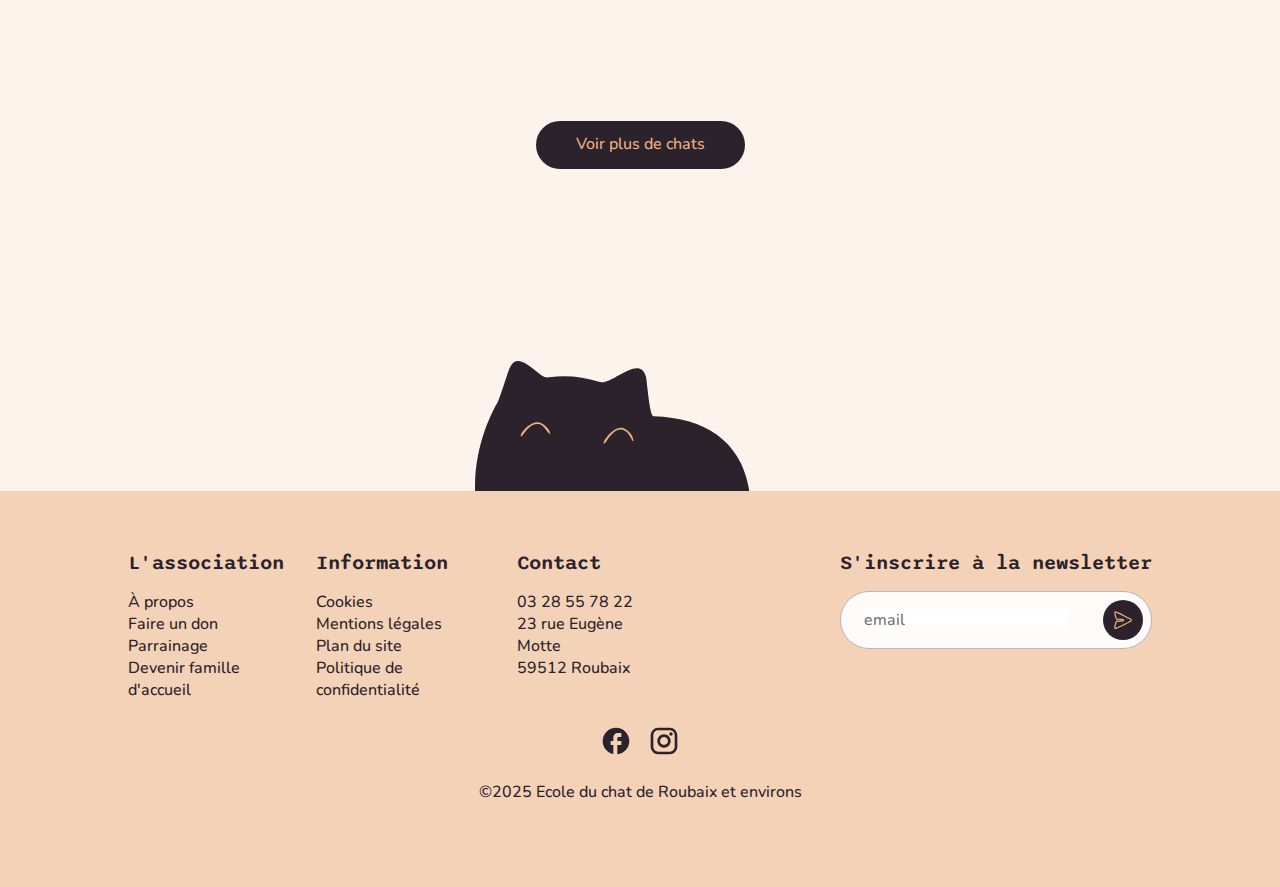
<file: catPage.html>
<!DOCTYPE html>
<html lang="fr">

<head>
    <meta charset="UTF-8" />
    <meta name="viewport" content="width=device-width, initial-scale=1.0" />
    <meta name="description" content="adoption chat association, protection, animaux" />
    <title>Ecole du chat Roubaix et environs</title>
    <link rel="stylesheet" href="style.css" />
</head>
<body>
  <header>
    <a href="index.html">
      <picture>
        <source media="(min-width:1024px)" srcset="./images/logo/logo-texte.svg">
        <img src="./images/logo/avatar.svg" alt="Logo de l'école du chat de Roubaix et environs">
      </picture>
    </a>
    <nav>
      <ul class="nav-links">
        <li><a class="menu-link" href="adopt.html">Adopter un chat</a></li>
        <li><a class="menu-link" href="advices.html">Conseils</a></li>
        <li>
          <a class="menu-link" href="howtoadopt.html">Comment adopter</a>
        </li>
        <li><a class="menu-link" href="events.html">Évènements</a></li>
        <li><a class="menu-link" href="#">À propos</a></li>
      </ul>
    </nav>
    <div class="header-btn">
      <button class="account">
        <img class="account-img" src="./images/icones/compte.svg" alt />
      </button>
      <button id="burger" class="burger">
        <img src="./images/icones/menu-burger.svg" alt="menu de navigation" />
      </button>
    </div>
  </header>
    <main>
        <section class="breadcrumb">
            <a href="./adopt.html">
                <img src="./images/icones/fleche.svg" alt="retour" />
                <p>Rechercher un chat</p>
            </a>
        </section>
        <section class="cat-resume">
            <div class="carousel">
                <div id="fav-container" class="fav-container-carousel">
                    <img class="fav" src="./images/icones/favoris.svg" alt="favoris" />
                    <img class="fav-full" src="./images/icones/favoris-ajout.svg" alt="favoris" />
                </div>
                <div class="carousel-inner"></div>
                <button class="carousel-btn prev"><img src="./images/icones/chevron-alternatif.svg" alt="Précédent"></button>
                <button class="carousel-btn next"><img src="./images/icones/chevron-alternatif.svg" alt="Suivant"></button>
                <div class="carousel-indicators"></div>
            </div>
            <div class="cat-resume-container">
            </div>
        </section>
        <section class="cat-info">
            <div class="info-item">
                <h2>Son <span class="rectangle-background">histoire</span></h2>
                <div class="cat-info-container"></div>
            </div>
            <div class="info-item">
                <h2>Sa <span class="rectangle-background">personnalité</span></h2>
                <div class="personality-tags-container"></div>
            </div>
        </section>
        <section class="prices">
            <h2>Les <span class="rectangle-background">frais</span> d'adoption</h2>
            <p class="prices-description">Les frais d’adoption couvrent les soins
                vétérinaires pour l’identification et la stérilisation des chats. Ils
                s’élèvent à <span class="bold">110 €</span> pour un chaton et à <span class="bold">80 €</span> pour un
                chat
                adulte. À cela s’ajoute une
                adhésion annuelle de <span class="bold">30 €</span>, qui nous permet
                de continuer à prendre en charge les chats.</p>
            <div class="price-container"></div>
        </section>
        <section class="family-section">
            <h2> <span class="rectangle-background">Famille</span> d'accueil</h2>
            <p>Envie de rencontrer ce chat ? <br> Vous pouvez contacter sa famille d’accueil pour obtenir plus d’informations
                et planifier une visite directement sur place</p>
            <div class="family-container"></div>
            <div class="related-cats">
                <h2>Les <span class="rectangle-background">autres</span> chats de la famille d'accueil</h2>
                <div class="family-card-container">
                    <button class="catPrev"><img src="./images/icones/chevron-alternatif.svg" alt="Précédent"></button>
                    <div class="slide-wrapper">
                        <div class="card-container"></div>
                    </div>
                    <button class="catNext"><img src="./images/icones/chevron-alternatif.svg" alt="Suivant"></button>
                </div>
                <a class="button" href=""> Voir plus de chats</a>
            </div>
        </section>
         <div class="footer-img-container">
      <img class="footer-img" src="./images/chat-allonge.svg" alt="Mascotte de l'association">
    </div>
    </main>
     <footer>
    <div class="footer-container">
      <div class="footer-info">
        <div class="footer-section text-left">
          <h3>L'association</h3>
          <p>À propos</p>
          <p>Faire un don</p>
          <p>Parrainage</p>
          <p>Devenir famille d'accueil </p>
        </div>
        <div class="footer-section text-left">
          <h3>Information</h3>
          <p>Cookies</p>
          <p>Mentions légales</p>
          <p>Plan du site</p>
          <p>Politique de confidentialité</p>
        </div>
        <div class="footer-section text-left">
          <h3>Contact</h3>
          <p>03 28 55 78 22</p>
          <p>23 rue Eugène Motte</p>
          <p>59512 Roubaix</p>
        </div>
      </div>
      <div class="footer-section">
        <h3>S'inscrire à la newsletter</h3>
        <form action="">
          <div class="newsletter-bar">
            <input class="newsletter-input" type="email" placeholder="email">
            <div class="send-btn">
              <img src="./images/icones/envoyer.svg" alt="icône envoyer" />
            </div>
          </div>
        </form>
      </div>
    </div>
    <div class="footer-section">
      <div class="socials">
        <img src="./images/icones/facebook.svg" alt="icône Facebook">
        <img src="./images/icones/instagram.svg" alt="icône Instagram">
      </div>
      <p>©2025 Ecole du chat de Roubaix et environs</p>
    </div>
  </footer>
    <script type="module" src="catPage.js"></script>
</body>

</html>
</file>
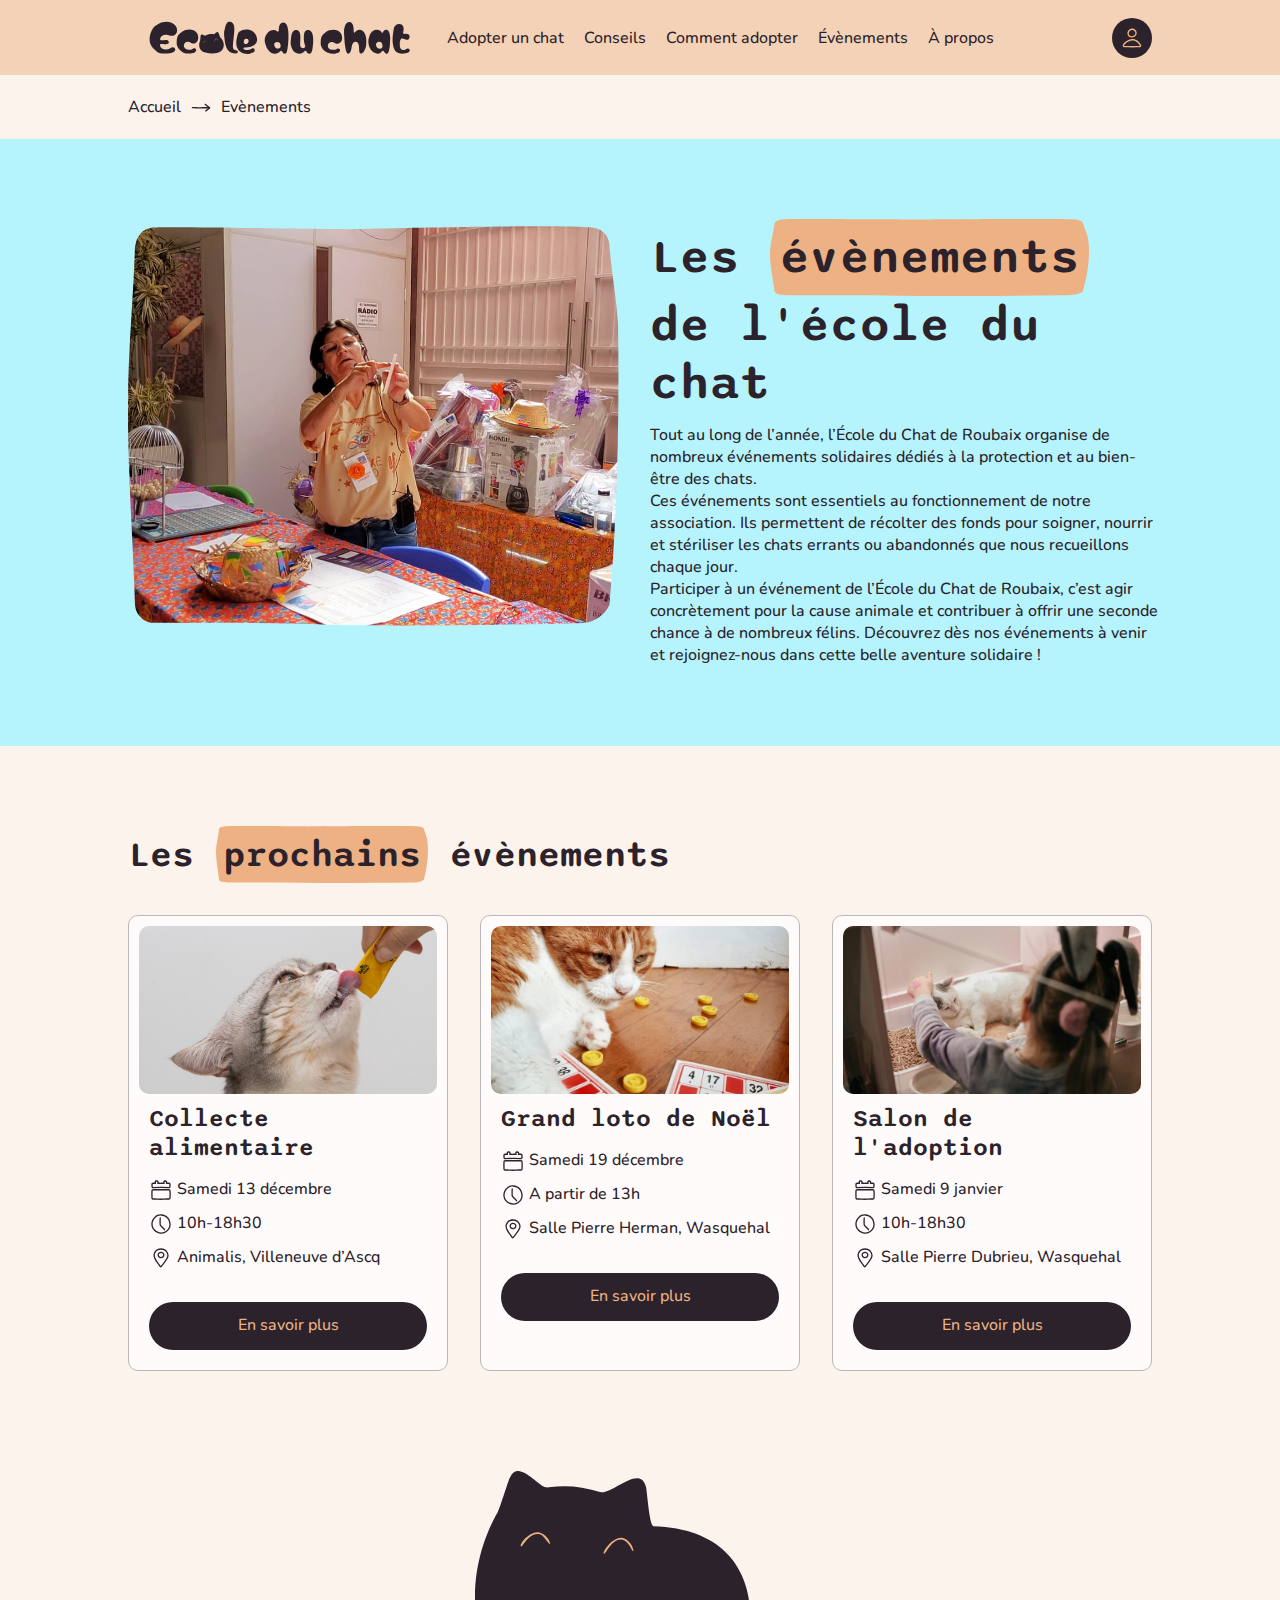
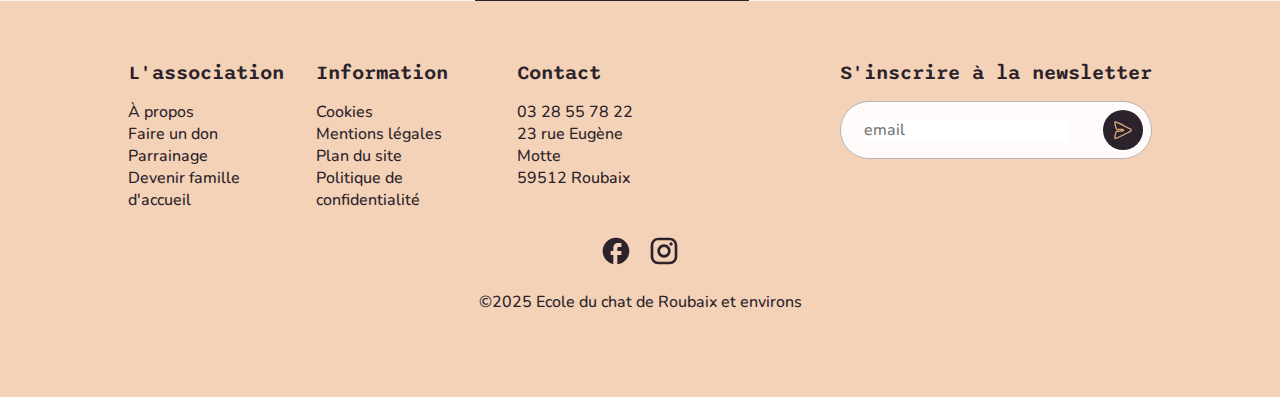
<file: events.html>
<!DOCTYPE html>
<html lang="fr">

<head>
  <meta charset="UTF-8" />
  <meta name="viewport" content="width=device-width, initial-scale=1.0" />
  <meta name="description" content="adoption chat association, protection, animaux" />
  <title>Ecole du chat Roubaix et environs - Conseils</title>
  <link rel="stylesheet" href="style.css" />
</head>

<body>
  <header>
    <a href="index.html">
      <picture>
        <source media="(min-width:1024px)" srcset="./images/logo/logo-texte.svg">
        <img src="./images/logo/avatar.svg" alt="Logo de l'école du chat de Roubaix et environs">
      </picture>
    </a>
    <nav>
      <ul class="nav-links">
        <li><a class="menu-link" href="adopt.html">Adopter un chat</a></li>
        <li><a class="menu-link" href="advices.html">Conseils</a></li>
        <li>
          <a class="menu-link" href="howtoadopt.html">Comment adopter</a>
        </li>
        <li><a class="menu-link" href="events.html">Évènements</a></li>
        <li><a class="menu-link" href="#">À propos</a></li>
      </ul>
    </nav>
    <div class="header-btn">
      <button class="account">
        <img class="account-img" src="./images/icones/compte.svg" alt />
      </button>
      <button id="burger" class="burger">
        <img src="./images/icones/menu-burger.svg" alt="menu de navigation" />
      </button>
    </div>
  </header>
  <main>
    <section class="breadcrumb">
      <a href="./index.html">Accueil</a>
      <img class="reverse-arrow" src="./images/icones/fleche.svg" alt="flèche" />
      <a href="./advices.html">Evènements</a>
    </section>
    <section class="advice-container">
      <svg width="0" height="0" style="position:absolute">
        <defs>
          <clipPath id="image-shape" clipPathUnits="objectBoundingBox">
            <path d="
        M0.971,0.963
        C0.958,0.982,0.941,0.991,0.923,0.992
        C0.754,0.996,0.579,1,0.409,0.996
        C0.288,0.989,0.169,0.992,0.051,0.991
        C0.049,0.991,0.035,0.991,0.025,0.976
        C0.018,0.968,0.014,0.954,0.014,0.94
        C0.01,0.774,-0.001,0.616,0,0.442
        C0,0.314,0.011,0.178,0.014,0.056
        C0.015,0.044,0.017,0.03,0.025,0.019
        C0.033,0.007,0.045,0.004,0.05,0.003
        C0.096,0,0.364,0.007,0.447,0.007
        C0.447,0.007,0.88,-0.006,0.944,0.003
        C0.948,0.004,0.962,0.006,0.971,0.019
        C0.977,0.028,0.98,0.041,0.98,0.056
        C0.984,0.114,0.994,0.184,0.997,0.245
        C1,0.497,0.995,0.721,0.98,0.939
        C0.98,0.942,0.98,0.949,0.971,0.963
        Z
      " />
          </clipPath>
        </defs>
      </svg>
      <img class="advice-img" src="./images/events/events.jpg" alt="Femme préparant un loto">
      <div>
        <h1>Les <span class="rectangle-background"> évènements </span> de l'école du chat</span></h1>
        <p>Tout au long de l’année, l’École du Chat de Roubaix organise de nombreux événements solidaires dédiés
          à la protection et au bien-être des chats. <br>
          Ces événements sont essentiels au fonctionnement de notre association. Ils permettent de récolter
          des fonds pour soigner, nourrir et stériliser les chats errants ou abandonnés que nous recueillons
          chaque jour. <br>
          Participer à un événement de l’École du Chat de Roubaix, c’est agir concrètement pour la cause
          animale et contribuer à offrir une seconde chance à de nombreux félins. Découvrez dès nos événements
          à venir et rejoignez-nous dans cette belle aventure solidaire !
        </p>
      </div>
    </section>
    <section class="advices-cards">
      <h2>Les <span class="rectangle-background">prochains</span> évènements</h2>
      <div class="advices-card-container">
        <div class="event-card">
          <img class="event-card-img food-donation-img" src="./images/events/event-food-donation.jpg"
            alt="chat se faisant caresser">
          <div class="event-card-container">
            <h3>Collecte alimentaire</h3>
            <div>
              <div class="card-element">
                <img class="card-element-icon" src="./images/icones/calendrier.svg" alt="date">
                <p>Samedi 13 décembre</p>
              </div>
              <div class="card-element">
                <img class="card-element-icon" src="./images/icones/heure.svg" alt="heure">
                <p>10h-18h30</p>
              </div>
              <div class="card-element">
                <img class="card-element-icon" src="./images/icones/localisation.svg" alt="lieu">
                <p>Animalis, Villeneuve d’Ascq</p>
              </div>
            </div>
            <a href="./fair.html" class="button event-button">En savoir plus</a>
          </div>
        </div>
        <div class="event-card">
          <img class="event-card-img" src="./images/events/event-loto.jpg" alt="Deux chats collant leur museaux">
          <div class="event-card-container">
            <h3>Grand loto de Noël</h3>
            <div>
              <div class="card-element">
                <img class="card-element-icon" src="./images/icones/calendrier.svg" alt="date">
                <p>Samedi 19 décembre</p>
              </div>
              <div class="card-element">
                <img class="card-element-icon" src="./images/icones/heure.svg" alt="heure">
                <p>A partir de 13h</p>
              </div>
              <div class="card-element">
                <img class="card-element-icon" src="./images/icones/localisation.svg" alt="lieu">
                <p>Salle Pierre Herman, Wasquehal</p>
              </div>
            </div>
            <a class="button event-button">En savoir plus</a>
          </div>
        </div>
        <div class="event-card">
          <img class="event-card-img" src="./images/events/event-fair.jpg" alt="Chat jouant avec un chien">
          <div class="event-card-container">
            <h3>Salon de l'adoption</h3>
            <div>
              <div class="card-element">
                <img class="card-element-icon" src="./images/icones/calendrier.svg" alt="date">
                <p>Samedi 9 janvier</p>
              </div>
              <div class="card-element">
                <img class="card-element-icon" src="./images/icones/heure.svg" alt="heure">
                <p>10h-18h30</p>
              </div>
              <div class="card-element">
                <img class="card-element-icon" src="./images/icones/localisation.svg" alt="lieu">
                <p>Salle Pierre Dubrieu, Wasquehal</p>
              </div>
            </div>
            <a class="button event-button">En savoir plus</a>
          </div>
        </div>

      </div>
    </section>
    <div class="footer-img-container">
      <img class="footer-img" src="./images/chat-allonge.svg" alt="Mascotte de l'association">
    </div>
  </main>
  <footer>
    <div class="footer-container">
      <div class="footer-info">
        <div class="footer-section text-left">
          <h3>L'association</h3>
          <p>À propos</p>
          <p>Faire un don</p>
          <p>Parrainage</p>
          <p>Devenir famille d'accueil </p>
        </div>
        <div class="footer-section text-left">
          <h3>Information</h3>
          <p>Cookies</p>
          <p>Mentions légales</p>
          <p>Plan du site</p>
          <p>Politique de confidentialité</p>
        </div>
        <div class="footer-section text-left">
          <h3>Contact</h3>
          <p>03 28 55 78 22</p>
          <p>23 rue Eugène Motte</p>
          <p>59512 Roubaix</p>
        </div>
      </div>
      <div class="footer-section">
        <h3>S'inscrire à la newsletter</h3>
        <form action="">
          <div class="newsletter-bar">
            <input class="newsletter-input" type="email" placeholder="email">
            <div class="send-btn">
              <img src="./images/icones/envoyer.svg" alt="icône envoyer" />
            </div>
          </div>
        </form>
      </div>
    </div>
    <div class="footer-section">
      <div class="socials">
        <img src="./images/icones/facebook.svg" alt="icône Facebook">
        <img src="./images/icones/instagram.svg" alt="icône Instagram">
      </div>
      <p>©2025 Ecole du chat de Roubaix et environs</p>
    </div>
  </footer>
  <script type="module" src="advice.js"></script>
</body>

</html>
</file>
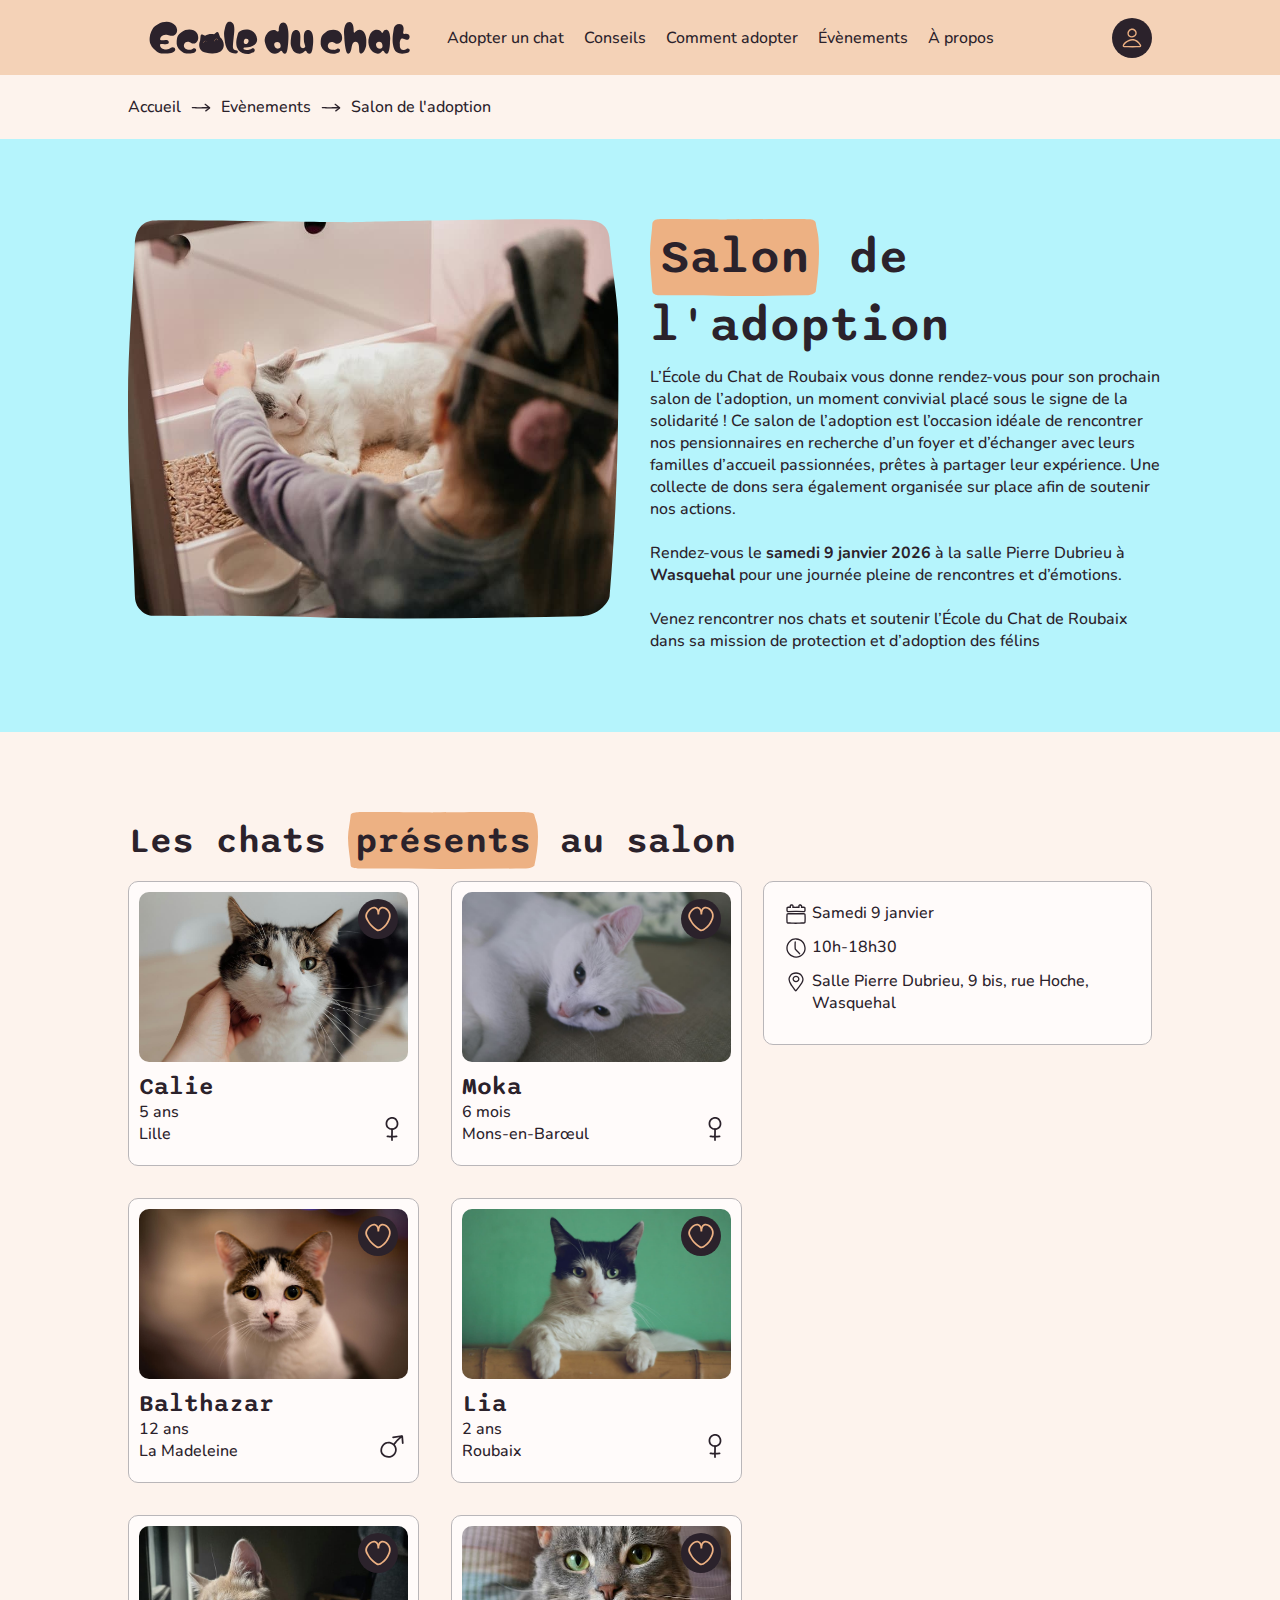
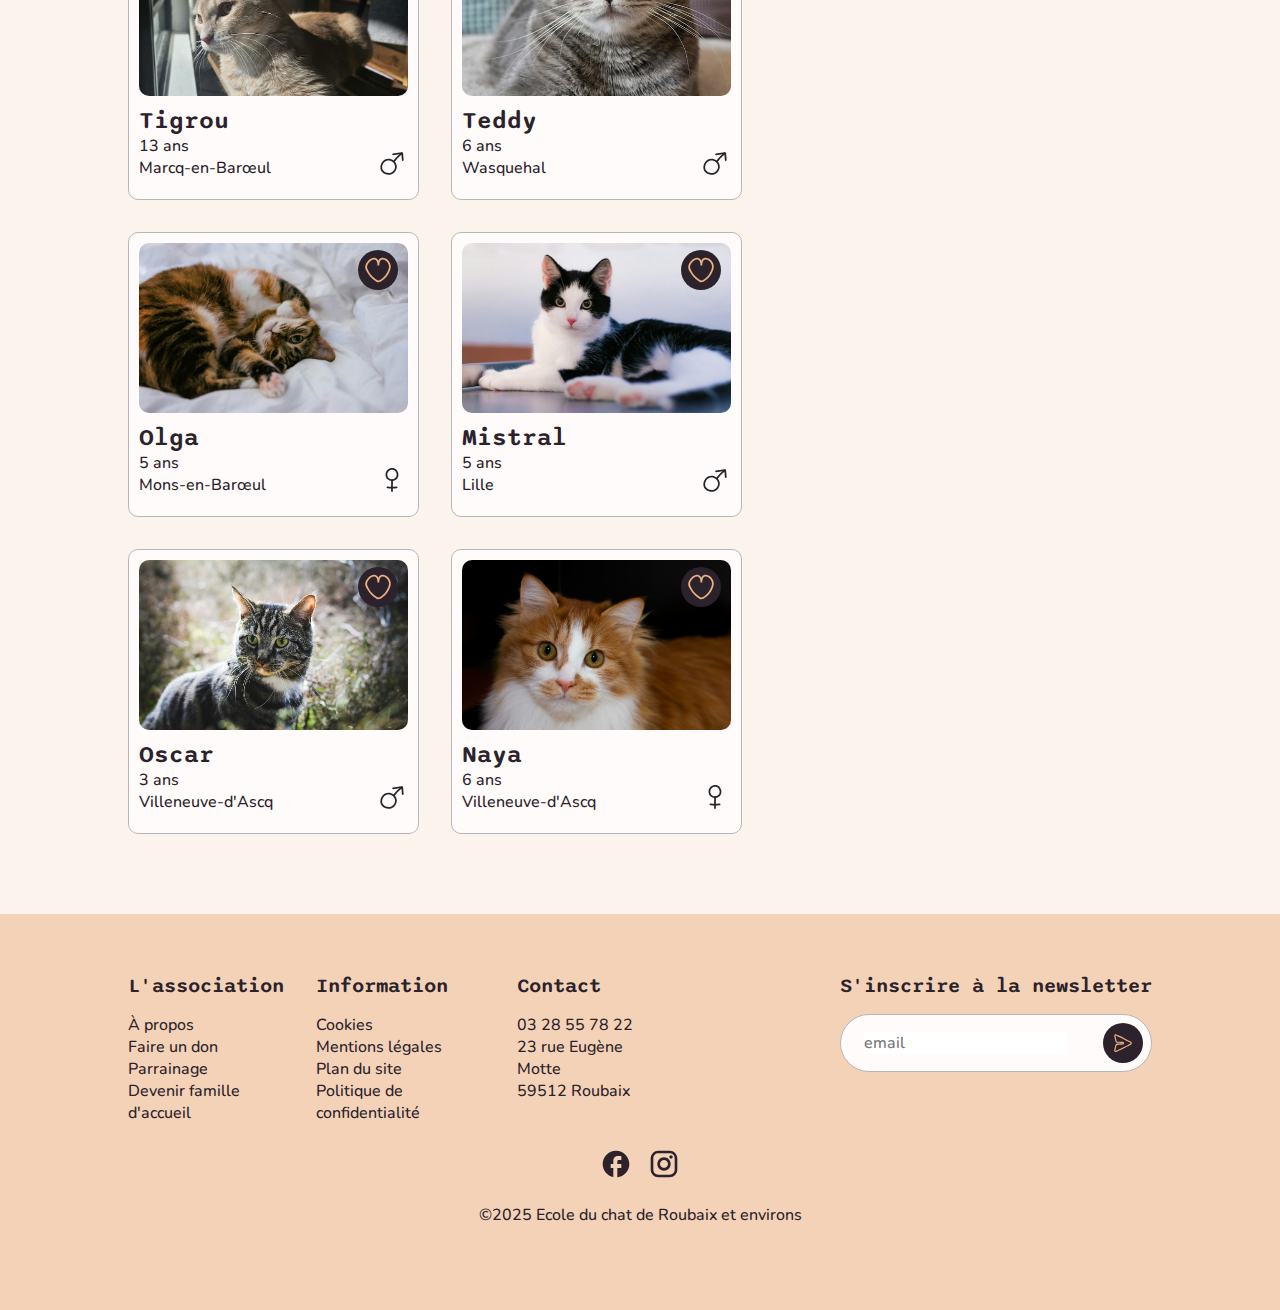
<file: fair.html>
<!DOCTYPE html>
<html lang="fr">

<head>
  <meta charset="UTF-8" />
  <meta name="viewport" content="width=device-width, initial-scale=1.0" />
  <meta name="description" content="adoption chat association, protection, animaux" />
  <title>Ecole du chat Roubaix et environs - Conseils</title>
  <link rel="stylesheet" href="style.css" />
</head>

<body>
  <header>
    <a href="index.html">
      <picture>
        <source media="(min-width:1024px)" srcset="./images/logo/logo-texte.svg">
        <img src="./images/logo/avatar.svg" alt="Logo de l'école du chat de Roubaix et environs">
      </picture>
    </a>
    <nav>
      <ul class="nav-links">
        <li><a class="menu-link" href="adopt.html">Adopter un chat</a></li>
        <li><a class="menu-link" href="advices.html">Conseils</a></li>
        <li>
          <a class="menu-link" href="howtoadopt.html">Comment adopter</a>
        </li>
        <li><a class="menu-link" href="events.html">Évènements</a></li>
        <li><a class="menu-link" href="#">À propos</a></li>
      </ul>
    </nav>
    <div class="header-btn">
      <button class="account">
        <img class="account-img" src="./images/icones/compte.svg" alt />
      </button>
      <button id="burger" class="burger">
        <img src="./images/icones/menu-burger.svg" alt="menu de navigation" />
      </button>
    </div>
  </header>
  <main>
    <section class="breadcrumb">
      <a href="./index.html">Accueil</a>
      <img class="reverse-arrow" src="./images/icones/fleche.svg" alt="flèche" />
      <a href="./advices.html">Evènements</a>
      <img class="reverse-arrow" src="./images/icones/fleche.svg" alt="flèche" />
      <a href="./advices.html">Salon de l'adoption</a>
    </section>
    <section class="advice-container">
      <svg width="0" height="0" style="position:absolute">
        <defs>
          <clipPath id="image-shape" clipPathUnits="objectBoundingBox">
            <path d="
        M0.971,0.963
        C0.958,0.982,0.941,0.991,0.923,0.992
        C0.754,0.996,0.579,1,0.409,0.996
        C0.288,0.989,0.169,0.992,0.051,0.991
        C0.049,0.991,0.035,0.991,0.025,0.976
        C0.018,0.968,0.014,0.954,0.014,0.94
        C0.01,0.774,-0.001,0.616,0,0.442
        C0,0.314,0.011,0.178,0.014,0.056
        C0.015,0.044,0.017,0.03,0.025,0.019
        C0.033,0.007,0.045,0.004,0.05,0.003
        C0.096,0,0.364,0.007,0.447,0.007
        C0.447,0.007,0.88,-0.006,0.944,0.003
        C0.948,0.004,0.962,0.006,0.971,0.019
        C0.977,0.028,0.98,0.041,0.98,0.056
        C0.984,0.114,0.994,0.184,0.997,0.245
        C1,0.497,0.995,0.721,0.98,0.939
        C0.98,0.942,0.98,0.949,0.971,0.963
        Z
      " />
          </clipPath>
        </defs>
      </svg>
      <img class="advice-img" src="./images/events/event-fair.jpg" alt="Jeune femme caressant un chat">
      <div>
        <h1><span class="rectangle-background">Salon</span> de l'adoption</span></h1>
        <p>L’École du Chat de Roubaix vous donne rendez-vous pour son prochain salon de l’adoption, un moment
          convivial placé sous le signe de la solidarité !
          Ce salon de l’adoption est l’occasion idéale de rencontrer nos pensionnaires en recherche d’un foyer
          et d’échanger avec leurs familles d’accueil passionnées, prêtes à partager leur expérience.
          Une collecte de dons sera également organisée sur place afin de soutenir nos actions. <br> <br>
          Rendez-vous le <span class="bold">samedi 9 janvier 2026</span> à la salle Pierre Dubrieu à <span
            class="bold">Wasquehal</span> pour une journée pleine de rencontres et d’émotions. <br> <br>
          Venez rencontrer nos chats et soutenir l’École du Chat de Roubaix dans sa mission de protection et
          d’adoption des félins
        </p>
      </div>
    </section>
    <section class="fair-cats">
      <h2>Les chats <span class="rectangle-background">présents</span> au salon</h2>
      <div class="event-container">
        <div class="cats-results"></div>
        <div class="event-details">
          <div class="card-element">
            <img class="card-element-icon" src="./images/icones/calendrier.svg" alt="date">
            <p>Samedi 9 janvier</p>
          </div>
          <div class="card-element">
            <img class="card-element-icon" src="./images/icones/heure.svg" alt="heure">
            <p>10h-18h30</p>
          </div>
          <div class="card-element">
            <img class="card-element-icon" src="./images/icones/localisation.svg" alt="lieu">
            <p>Salle Pierre Dubrieu, 9 bis, rue Hoche, Wasquehal</p>
          </div>
        </div>
      </div>
    </section>
  </main>
  <footer>
    <div class="footer-container">
      <div class="footer-info">
        <div class="footer-section text-left">
          <h3>L'association</h3>
          <p>À propos</p>
          <p>Faire un don</p>
          <p>Parrainage</p>
          <p>Devenir famille d'accueil </p>
        </div>
        <div class="footer-section text-left">
          <h3>Information</h3>
          <p>Cookies</p>
          <p>Mentions légales</p>
          <p>Plan du site</p>
          <p>Politique de confidentialité</p>
        </div>
        <div class="footer-section text-left">
          <h3>Contact</h3>
          <p>03 28 55 78 22</p>
          <p>23 rue Eugène Motte</p>
          <p>59512 Roubaix</p>
        </div>
      </div>
      <div class="footer-section">
        <h3>S'inscrire à la newsletter</h3>
        <form action="">
          <div class="newsletter-bar">
            <input class="newsletter-input" type="email" placeholder="email">
            <div class="send-btn">
              <img src="./images/icones/envoyer.svg" alt="icône envoyer" />
            </div>
          </div>
        </form>
      </div>
    </div>
    <div class="footer-section">
      <div class="socials">
        <img src="./images/icones/facebook.svg" alt="icône Facebook">
        <img src="./images/icones/instagram.svg" alt="icône Instagram">
      </div>
      <p>©2025 Ecole du chat de Roubaix et environs</p>
    </div>
  </footer>
  <script type="module" src="events.js"></script>
</body>

</html>
</file>
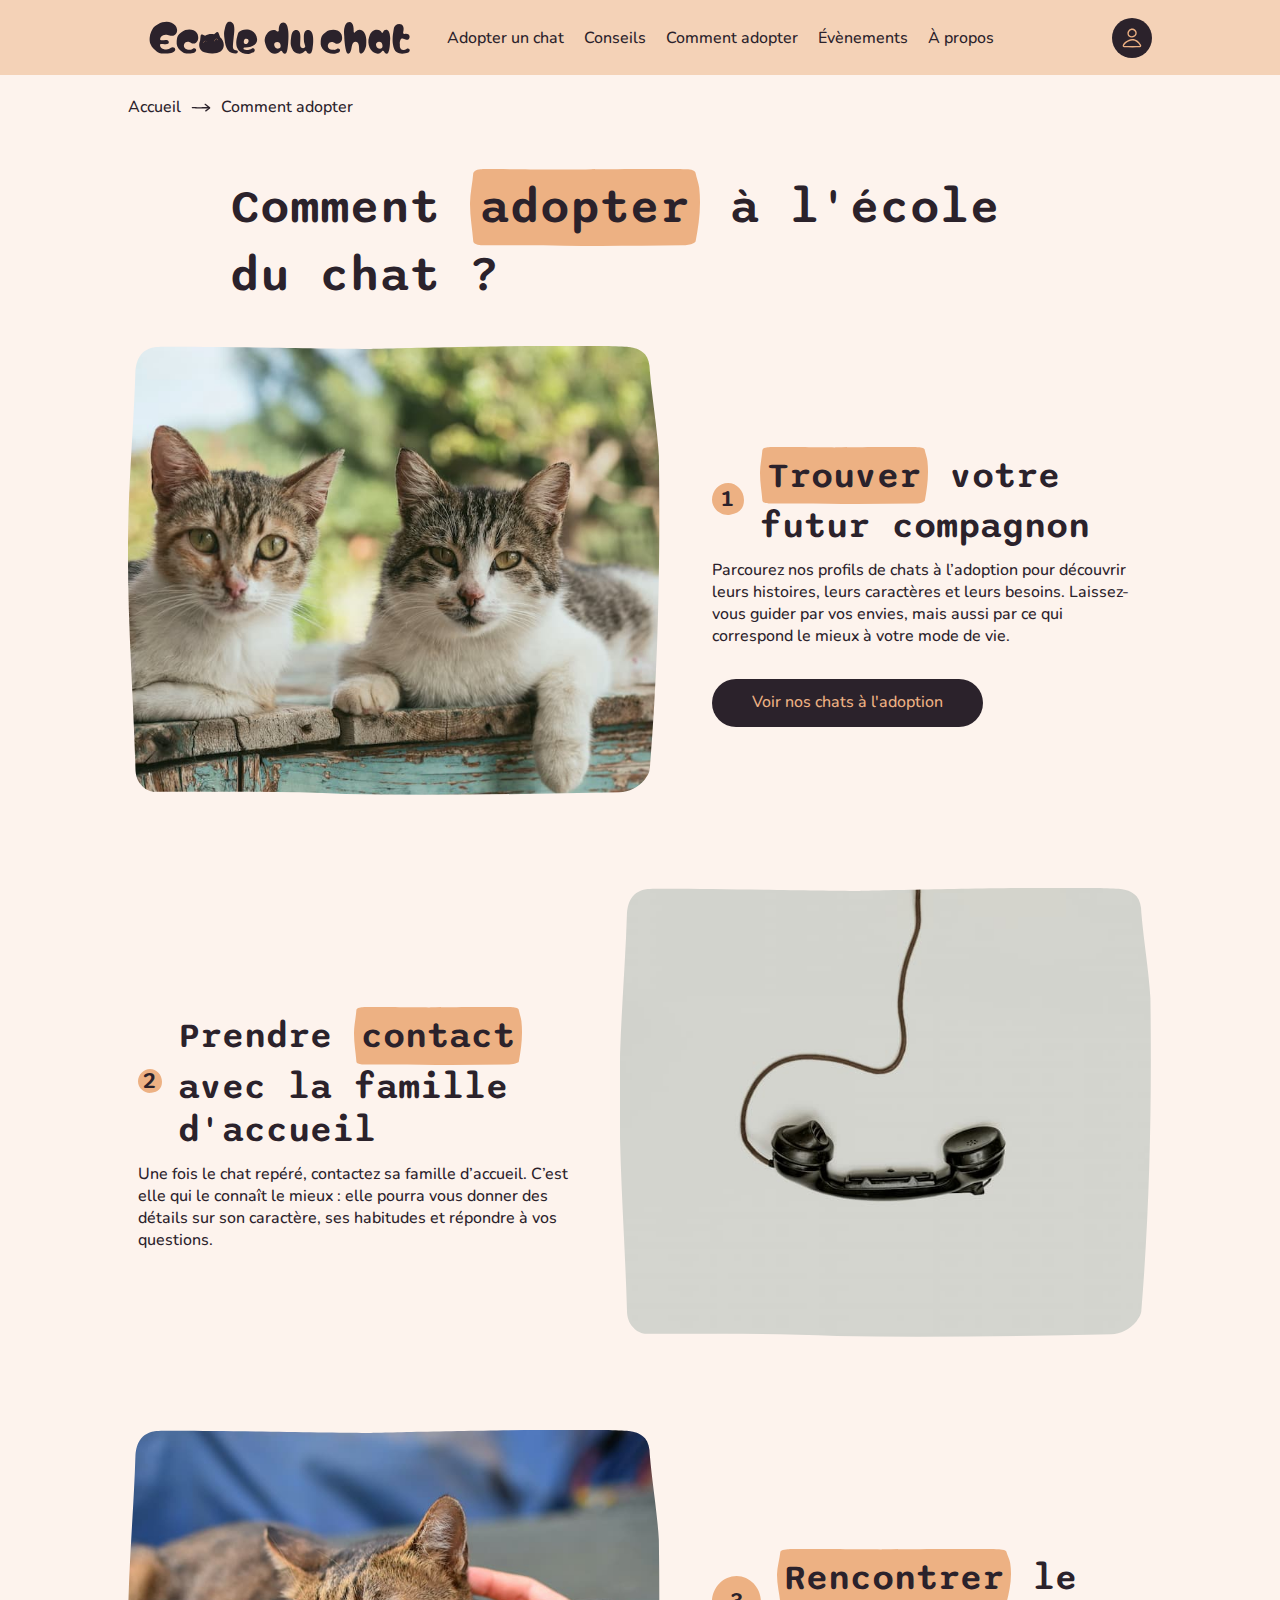
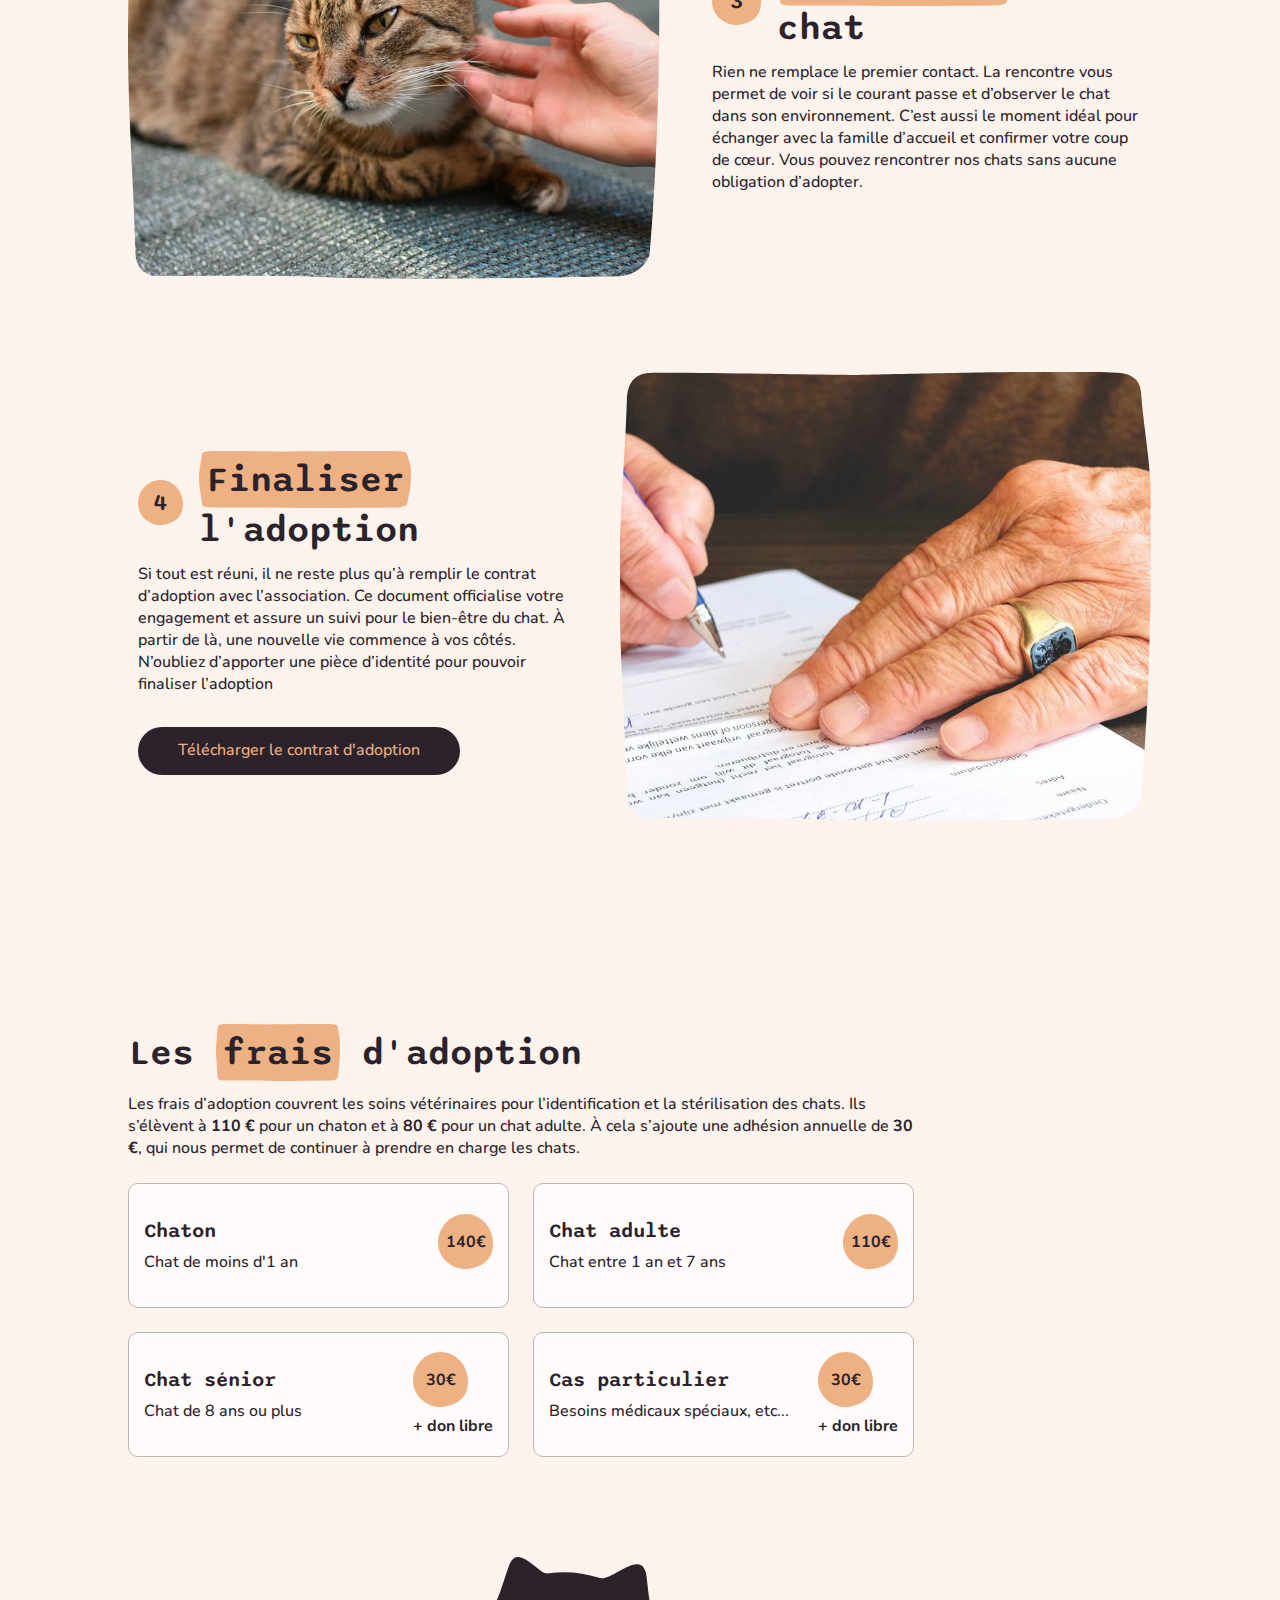
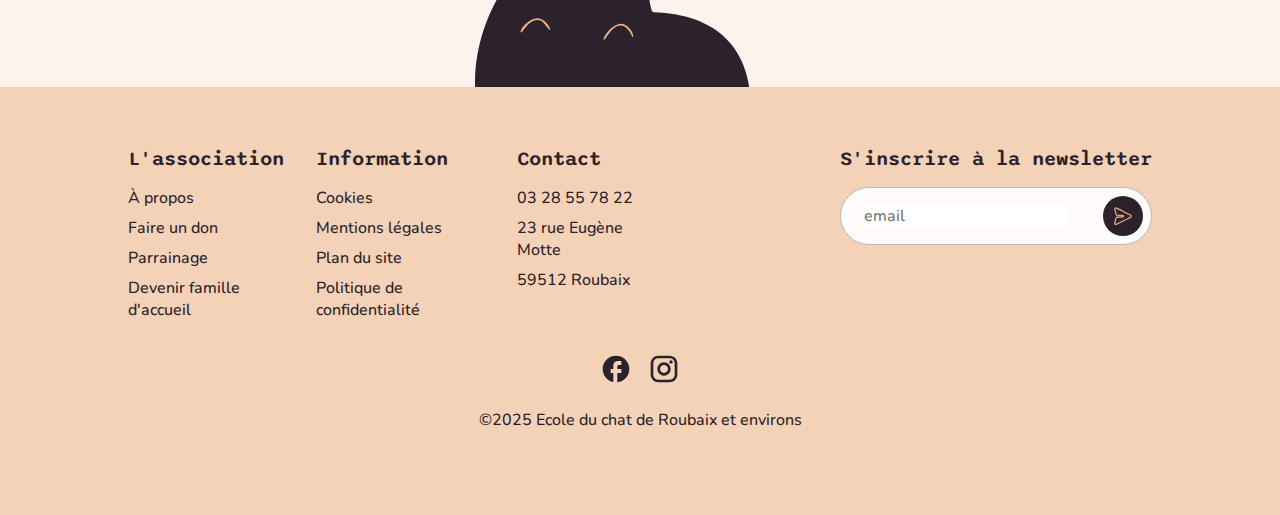
<file: howtoadopt.html>
<!DOCTYPE html>
<html lang="fr">

<head>
    <meta charset="UTF-8" />
    <meta name="viewport" content="width=device-width, initial-scale=1.0" />
    <meta name="description"
        content="L'École du Chat de Roubaix stérilise, identifie et protège les chats errants, et propose des chats à l’adoption dans la métropole lilloise" />
    <title>Comment adopter un chat - École du Chat de Roubaix</title>
    <link rel="stylesheet" href="style.css" />
</head>

<body>
    <header>
        <a href="index.html">
            <picture>
                <source media="(min-width:1024px)" srcset="./images/logo/logo-texte.svg">
                <img src="./images/logo/avatar.svg" alt="Logo de l'école du chat de Roubaix et environs">
            </picture>
        </a>
        <nav>
            <ul class="nav-links">
                <li><a class="menu-link" href="adopt.html">Adopter un chat</a></li>
                <li><a class="menu-link" href="advices.html">Conseils</a></li>
                <li>
                    <a class="menu-link" href="howtoadopt.html">Comment adopter</a>
                </li>
                <li><a class="menu-link" href="events.html">Évènements</a></li>
                <li><a class="menu-link" href="#">À propos</a></li>
            </ul>
        </nav>
        <div class="header-btn">
            <button class="account">
                <img class="account-img" src="./images/icones/compte.svg" alt />
            </button>
            <button id="burger" class="burger">
                <img src="./images/icones/menu-burger.svg" alt="menu de navigation" />
            </button>
        </div>
    </header>
    <main>
        <div class="breadcrumb">
            <a href="./index.html">Accueil</a>
            <img class="reverse-arrow" src="./images/icones/fleche.svg" alt="flèche" />
            <a href="./advices.html">Comment adopter</a>
        </div>
        <section class="adoption-step-container">
            <h1 class="step-title">Comment <span class="rectangle-background"> adopter </span> à l'école du chat ?</h1>
            <div class="adoption-step">
                <svg width="0" height="0" style="position:absolute">
                    <defs>
                        <clipPath id="image-shape" clipPathUnits="objectBoundingBox">
                            <path d="
        M0.971,0.963
        C0.958,0.982,0.941,0.991,0.923,0.992
        C0.754,0.996,0.579,1,0.409,0.996
        C0.288,0.989,0.169,0.992,0.051,0.991
        C0.049,0.991,0.035,0.991,0.025,0.976
        C0.018,0.968,0.014,0.954,0.014,0.94
        C0.01,0.774,-0.001,0.616,0,0.442
        C0,0.314,0.011,0.178,0.014,0.056
        C0.015,0.044,0.017,0.03,0.025,0.019
        C0.033,0.007,0.045,0.004,0.05,0.003
        C0.096,0,0.364,0.007,0.447,0.007
        C0.447,0.007,0.88,-0.006,0.944,0.003
        C0.948,0.004,0.962,0.006,0.971,0.019
        C0.977,0.028,0.98,0.041,0.98,0.056
        C0.984,0.114,0.994,0.184,0.997,0.245
        C1,0.497,0.995,0.721,0.98,0.939
        C0.98,0.942,0.98,0.949,0.971,0.963
        Z
      " />
                        </clipPath>
                    </defs>
                </svg>
                <img class="advice-img adoption-step-img" src="./images/advices/adoption-step-1.jpg"
                    alt="Deux chats côte à côte">
                <div class="step-text">
                    <div class="adoption-step-title">
                        <div class="price-shape-container">
                            <img class="shape" src="./images/shape.svg" alt="">
                            <p class="price number">1</p>
                        </div>
                        <h2><span class="rectangle-background">Trouver</span> votre futur compagnon</h2>
                    </div>
                    <p>Parcourez nos profils de chats à l’adoption pour découvrir leurs histoires, leurs caractères et
                        leurs besoins. Laissez-vous guider par vos envies, mais aussi par ce qui correspond le mieux à
                        votre mode de vie.</p>
                    <a class="button" href="./adopt.html">Voir nos chats à l'adoption</a>

                </div>
            </div>
            <div class="adoption-step reverse">
                <svg width="0" height="0" style="position:absolute">
                    <defs>
                        <clipPath id="image-shape" clipPathUnits="objectBoundingBox">
                            <path d="
        M0.971,0.963
        C0.958,0.982,0.941,0.991,0.923,0.992
        C0.754,0.996,0.579,1,0.409,0.996
        C0.288,0.989,0.169,0.992,0.051,0.991
        C0.049,0.991,0.035,0.991,0.025,0.976
        C0.018,0.968,0.014,0.954,0.014,0.94
        C0.01,0.774,-0.001,0.616,0,0.442
        C0,0.314,0.011,0.178,0.014,0.056
        C0.015,0.044,0.017,0.03,0.025,0.019
        C0.033,0.007,0.045,0.004,0.05,0.003
        C0.096,0,0.364,0.007,0.447,0.007
        C0.447,0.007,0.88,-0.006,0.944,0.003
        C0.948,0.004,0.962,0.006,0.971,0.019
        C0.977,0.028,0.98,0.041,0.98,0.056
        C0.984,0.114,0.994,0.184,0.997,0.245
        C1,0.497,0.995,0.721,0.98,0.939
        C0.98,0.942,0.98,0.949,0.971,0.963
        Z
      " />
                        </clipPath>
                    </defs>
                </svg>
                <img class="advice-img adoption-step-img" src="./images/advices/adoption-step-2.jpg"
                    alt="Deux chats côte à côte">
                <div class="step-text">
                    <div class="adoption-step-title">
                        <div class="price-shape-container">
                            <img class="shape" src="./images/shape.svg" alt="">
                            <p class="price number">2</p>
                        </div>
                        <h2>Prendre <span class="rectangle-background">contact</span> avec la famille d'accueil</h2>
                    </div>
                    <p>Une fois le chat repéré, contactez sa famille d’accueil. C’est elle qui le connaît le mieux :
                        elle pourra vous donner des détails sur son caractère, ses habitudes et répondre à vos
                        questions.</p>
                </div>
            </div>
            <div class="adoption-step">
                <svg width="0" height="0" style="position:absolute">
                    <defs>
                        <clipPath id="image-shape" clipPathUnits="objectBoundingBox">
                            <path d="
        M0.971,0.963
        C0.958,0.982,0.941,0.991,0.923,0.992
        C0.754,0.996,0.579,1,0.409,0.996
        C0.288,0.989,0.169,0.992,0.051,0.991
        C0.049,0.991,0.035,0.991,0.025,0.976
        C0.018,0.968,0.014,0.954,0.014,0.94
        C0.01,0.774,-0.001,0.616,0,0.442
        C0,0.314,0.011,0.178,0.014,0.056
        C0.015,0.044,0.017,0.03,0.025,0.019
        C0.033,0.007,0.045,0.004,0.05,0.003
        C0.096,0,0.364,0.007,0.447,0.007
        C0.447,0.007,0.88,-0.006,0.944,0.003
        C0.948,0.004,0.962,0.006,0.971,0.019
        C0.977,0.028,0.98,0.041,0.98,0.056
        C0.984,0.114,0.994,0.184,0.997,0.245
        C1,0.497,0.995,0.721,0.98,0.939
        C0.98,0.942,0.98,0.949,0.971,0.963
        Z
      " />
                        </clipPath>
                    </defs>
                </svg>
                <img class="advice-img adoption-step-img" src="./images/advices/adoption-step-3.jpg"
                    alt="Deux chats côte à côte">
                <div class="step-text">
                    <div class="adoption-step-title">
                        <div class="price-shape-container">
                            <img class="shape" src="./images/shape.svg" alt="">
                            <p class="price number">3</p>
                        </div>
                        <h2><span class="rectangle-background">Rencontrer </span> le chat</h2>
                    </div>
                    <p>Rien ne remplace le premier contact. La rencontre vous permet de voir si le courant passe et
                        d’observer le chat dans son environnement. C’est aussi le moment idéal pour échanger avec la
                        famille d’accueil et confirmer votre coup de cœur. Vous pouvez rencontrer nos chats sans aucune
                        obligation d’adopter.</p>
                </div>
            </div>
            <div class="adoption-step reverse">
                <svg width="0" height="0" style="position:absolute">
                    <defs>
                        <clipPath id="image-shape" clipPathUnits="objectBoundingBox">
                            <path d="
        M0.971,0.963
        C0.958,0.982,0.941,0.991,0.923,0.992
        C0.754,0.996,0.579,1,0.409,0.996
        C0.288,0.989,0.169,0.992,0.051,0.991
        C0.049,0.991,0.035,0.991,0.025,0.976
        C0.018,0.968,0.014,0.954,0.014,0.94
        C0.01,0.774,-0.001,0.616,0,0.442
        C0,0.314,0.011,0.178,0.014,0.056
        C0.015,0.044,0.017,0.03,0.025,0.019
        C0.033,0.007,0.045,0.004,0.05,0.003
        C0.096,0,0.364,0.007,0.447,0.007
        C0.447,0.007,0.88,-0.006,0.944,0.003
        C0.948,0.004,0.962,0.006,0.971,0.019
        C0.977,0.028,0.98,0.041,0.98,0.056
        C0.984,0.114,0.994,0.184,0.997,0.245
        C1,0.497,0.995,0.721,0.98,0.939
        C0.98,0.942,0.98,0.949,0.971,0.963
        Z
      " />
                        </clipPath>
                    </defs>
                </svg>
                <img class="advice-img adoption-step-img" src="./images/advices/adoption-step-4.jpg"
                    alt="Deux chats côte à côte">
                <div class="step-text">
                    <div class="adoption-step-title">
                        <div class="price-shape-container">
                            <img class="shape" src="./images/shape.svg" alt="">
                            <p class="price number">4</p>
                        </div>
                        <h2><span class="rectangle-background">Finaliser</span> l'adoption</h2>
                    </div>
                    <p>Si tout est réuni, il ne reste plus qu’à remplir le contrat d’adoption avec l’association. Ce
                        document officialise votre engagement et assure un suivi pour le bien-être du chat. À partir de
                        là, une nouvelle vie commence à vos côtés. N’oubliez d’apporter une pièce d’identité pour
                        pouvoir finaliser l’adoption</p>
                    <a class="button">Télécharger le contrat d'adoption</a>

                </div>
            </div>
        </section>
        <section class="prices">
            <h2>Les <span class="rectangle-background">frais</span> d'adoption</h2>
            <p class="prices-description">Les frais d’adoption couvrent les soins
                vétérinaires pour l’identification et la stérilisation des chats. Ils
                s’élèvent à <span class="bold">110 €</span> pour un chaton et à <span class="bold">80 €</span> pour un
                chat
                adulte. À cela s’ajoute une
                adhésion annuelle de <span class="bold">30 €</span>, qui nous permet
                de continuer à prendre en charge les chats.</p>
            <div class="price-card-container">
                <div class="price-card">
                    <div class="price-card-text">
                        <h3>Chaton</h3>
                        <p>Chat de moins d'1 an</p>
                    </div>
                    <div class="price-container">
                        <div class="price-shape-container">
                            <img class="shape" src="./images/shape.svg" alt="">
                            <p class="price bold"> 140€</p>
                        </div>
                    </div>
                </div>
                <div class="price-card">
                    <div class="price-card-text">
                        <h3>Chat adulte</h3>
                        <p>Chat entre 1 an et 7 ans</p>
                    </div>
                    <div class="price">
                    </div>
                    <div class="price-container">
                        <div class="price-shape-container">
                            <img class="shape" src="./images/shape.svg" alt="">
                            <p class="price bold"> 110€</p>
                        </div>
                    </div>
                </div>
                <div class="price-card">
                    <div class="price-card-text">
                        <h3>Chat sénior</h3>
                        <p>Chat de 8 ans ou plus</p>
                    </div>
                    <div class="price-container">
                        <div class="price-shape-container">
                            <img class="shape" src="./images/shape.svg" alt="">
                            <p class="price bold"> 30€</p>
                        </div>
                        <p class="bold">+ don libre</p>
                    </div>
                </div>
                <div class="price-card">
                    <div class="price-card-text">
                        <h3>Cas particulier</h3>
                        <p>Besoins médicaux spéciaux, etc...</p>
                    </div>
                    <div class="price-container">
                        <div class="price-shape-container">
                            <img class="shape" src="./images/shape.svg" alt="">
                            <p class="price bold"> 30€</p>
                        </div>
                        <p class="bold">+ don libre</p>
                    </div>
                </div>
            </div>
        </section>
        <div class="footer-img-container">
            <img class="footer-img" src="./images/chat-allonge.svg" alt="Mascotte de l'association">
        </div>
    </main>
    <footer>
        <div class="footer-container">
            <div class="footer-info">
                <div class="footer-section text-left">
                    <h3>L'association</h3>
                    <ul>
                        <li><a>À propos</a></li>
                        <li><a>Faire un don</a></li>
                        <li><a>Parrainage</a></li>
                        <li><a>Devenir famille d'accueil</a></li>
                    </ul>
                </div>
                <div class="footer-section text-left">
                    <h3>Information</h3>
                    <ul>
                        <li><a>Cookies</a></li>
                        <li><a>Mentions légales</a></li>
                        <li><a>Plan du site</a></li>
                        <li><a>Politique de confidentialité</a></li>
                    </ul>
                </div>
                <div class="footer-section text-left">
                    <h3>Contact</h3>
                    <ul>
                        <li><a>03 28 55 78 22</a></li>
                        <li><a>23 rue Eugène Motte</a></li>
                        <li><a>59512 Roubaix</a></li>
                    </ul>
                </div>
            </div>
            <div class="footer-section">
                <h3>S'inscrire à la newsletter</h3>
                <form>
                    <div class="newsletter-bar">
                        <input class="newsletter-input" type="email" placeholder="email">
                        <div class="send-btn">
                            <img src="./images/icones/envoyer.svg" alt="icône envoyer" />
                        </div>
                    </div>
                </form>
            </div>
        </div>
        <div class="footer-section">
            <div class="socials">
                <img src="./images/icones/facebook.svg" alt="icône Facebook">
                <img src="./images/icones/instagram.svg" alt="icône Instagram">
            </div>
            <p>©2025 Ecole du chat de Roubaix et environs</p>
        </div>
    </footer>
    <script type="module" src="advice.js"></script>
</body>

</html>
</file>
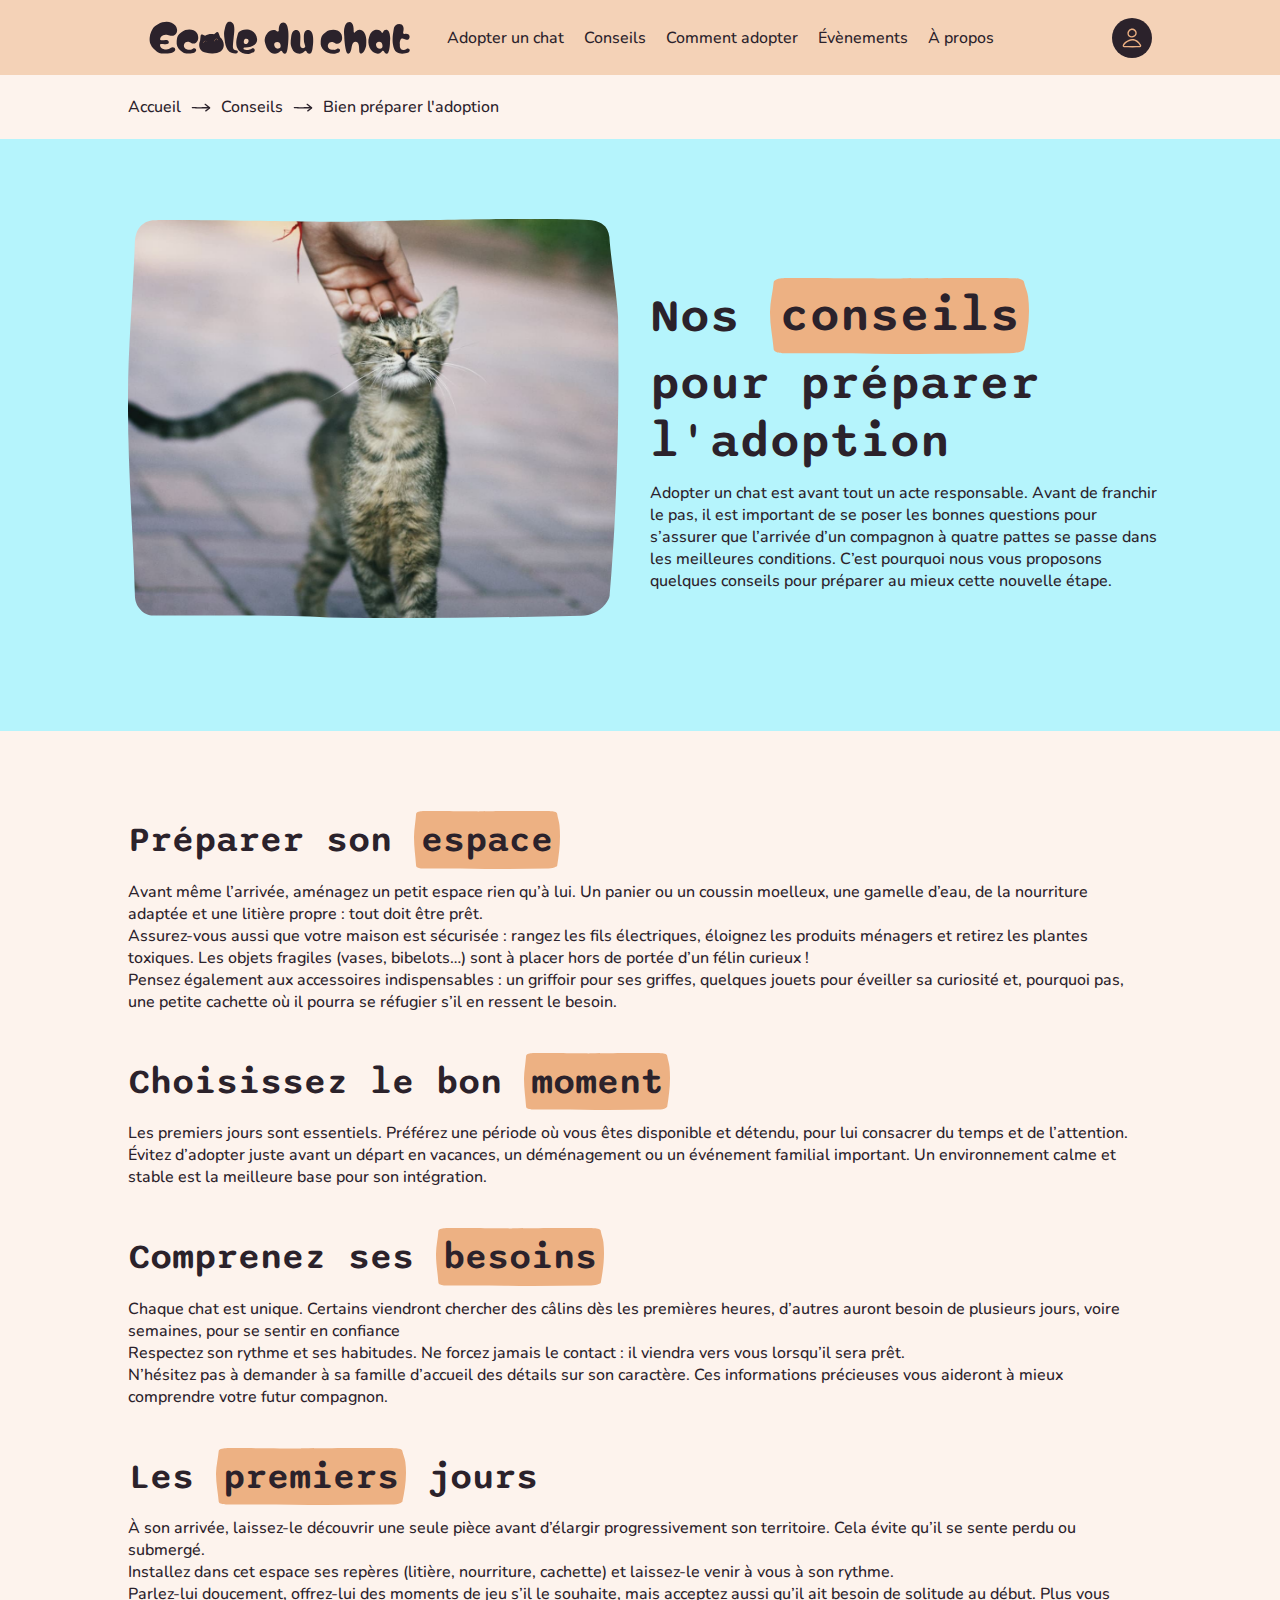
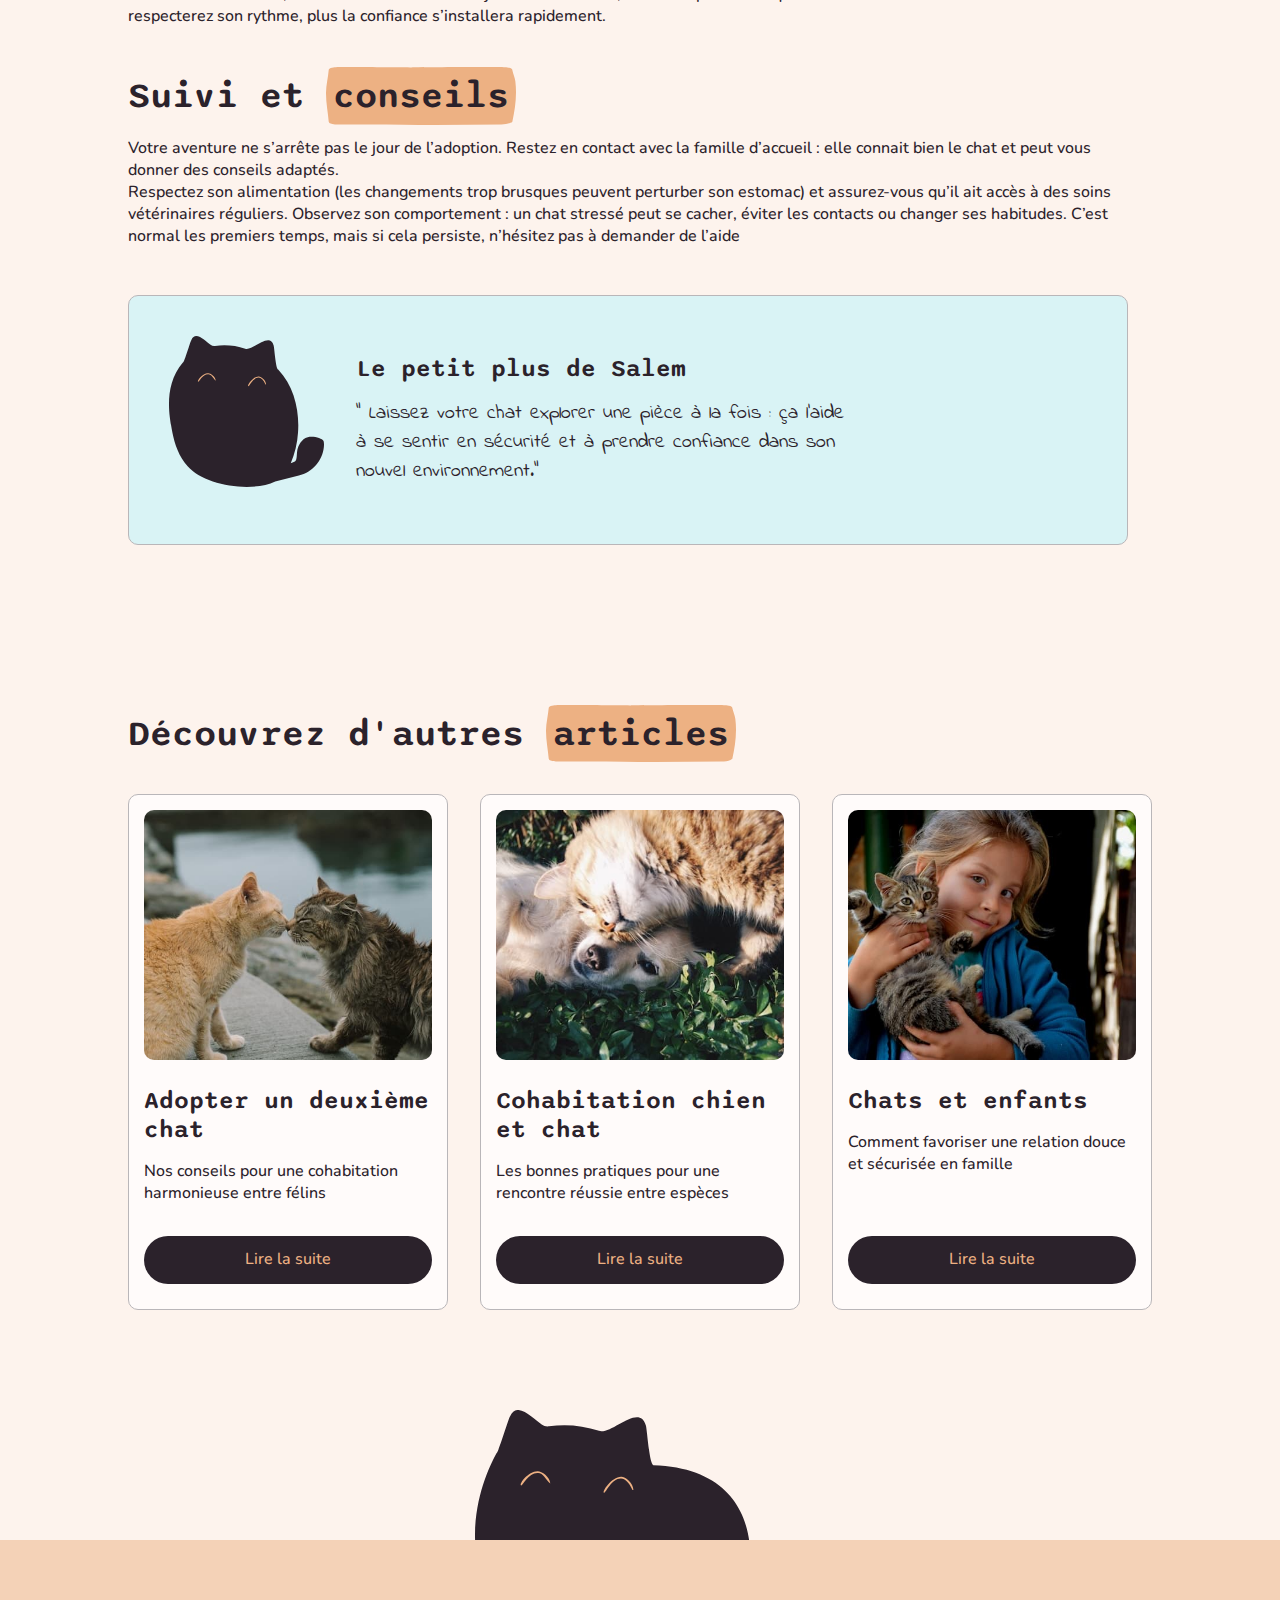
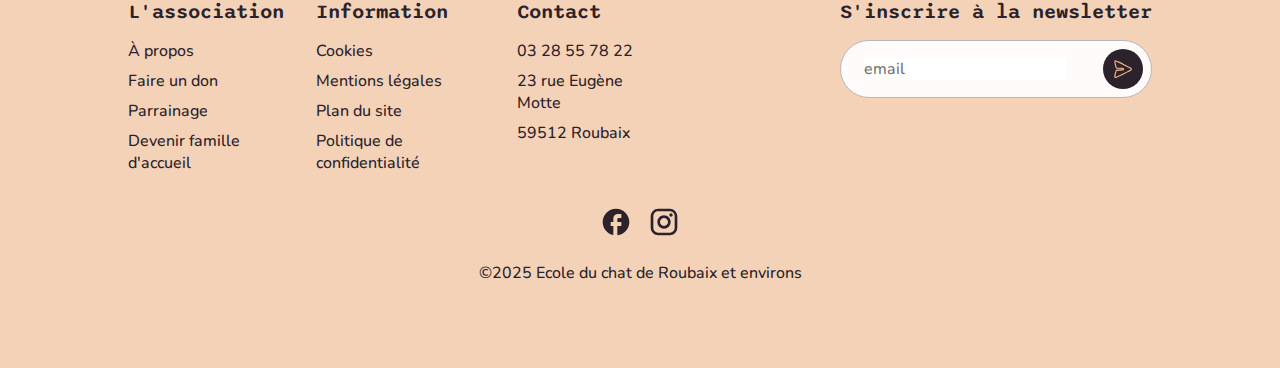
<file: prepare-adoption.html>
<!DOCTYPE html>
<html lang="fr">

<head>
  <meta charset="UTF-8" />
  <meta name="viewport" content="width=device-width, initial-scale=1.0" />
  <meta name="description"
    content="L'École du Chat de Roubaix stérilise, identifie et protège les chats errants, et propose des chats à l’adoption dans la métropole lilloise" />
  <title>Préparer l'adoption d'un chat - École du Chat de Roubaix</title>
  <link rel="stylesheet" href="style.css" />
</head>

<body>
  <header>
    <a href="index.html">
      <picture>
        <source media="(min-width:1024px)" srcset="./images/logo/logo-texte.svg">
        <img src="./images/logo/avatar.svg" alt="Logo de l'école du chat de Roubaix et environs">
      </picture>
    </a>
    <nav>
      <ul class="nav-links">
        <li><a class="menu-link" href="adopt.html">Adopter un chat</a></li>
        <li><a class="menu-link" href="advices.html">Conseils</a></li>
        <li>
          <a class="menu-link" href="howtoadopt.html">Comment adopter</a>
        </li>
        <li><a class="menu-link" href="events.html">Évènements</a></li>
        <li><a class="menu-link" href="#">À propos</a></li>
      </ul>
    </nav>
    <div class="header-btn">
      <button class="account">
        <img class="account-img" src="./images/icones/compte.svg" alt />
      </button>
      <button id="burger" class="burger">
        <img src="./images/icones/menu-burger.svg" alt="menu de navigation" />
      </button>
    </div>
  </header>
  <main>
    <div class="breadcrumb">
      <a href="./index.html">Accueil</a>
      <img class="reverse-arrow" src="./images/icones/fleche.svg" alt="flèche" />
      <a href="./advices.html">Conseils</a>
      <img class="reverse-arrow" src="./images/icones/fleche.svg" alt="flèche" />
      <a href="./prepare-adoption.html">Bien préparer l'adoption</a>
    </div>
    <section class="advice-container">
      <svg width="0" height="0" style="position:absolute">
        <defs>
          <clipPath id="image-shape" clipPathUnits="objectBoundingBox">
            <path d="
        M0.971,0.963
        C0.958,0.982,0.941,0.991,0.923,0.992
        C0.754,0.996,0.579,1,0.409,0.996
        C0.288,0.989,0.169,0.992,0.051,0.991
        C0.049,0.991,0.035,0.991,0.025,0.976
        C0.018,0.968,0.014,0.954,0.014,0.94
        C0.01,0.774,-0.001,0.616,0,0.442
        C0,0.314,0.011,0.178,0.014,0.056
        C0.015,0.044,0.017,0.03,0.025,0.019
        C0.033,0.007,0.045,0.004,0.05,0.003
        C0.096,0,0.364,0.007,0.447,0.007
        C0.447,0.007,0.88,-0.006,0.944,0.003
        C0.948,0.004,0.962,0.006,0.971,0.019
        C0.977,0.028,0.98,0.041,0.98,0.056
        C0.984,0.114,0.994,0.184,0.997,0.245
        C1,0.497,0.995,0.721,0.98,0.939
        C0.98,0.942,0.98,0.949,0.971,0.963
        Z
      " />
          </clipPath>
        </defs>
      </svg>
      <img class="advice-img" src="./images/advices/preparer-adoption.jpg" alt="Jeune femme caressant un chat">
      <div>
        <h1>Nos <span class="rectangle-background"> conseils </span> pour préparer l'adoption</h1>
        <p>Adopter un chat est avant tout un acte responsable. Avant de franchir le pas, il est important de se
          poser
          les bonnes questions pour s’assurer que l’arrivée d’un compagnon à quatre pattes se passe dans les
          meilleures
          conditions. C’est pourquoi nous vous proposons quelques conseils pour préparer au mieux cette
          nouvelle étape.
        </p>
      </div>
    </section>
    <section class="advice-text">
      <div class="advice-text-container">
        <div>
          <h2>Préparer son <span class="rectangle-background">espace</span></h2>
          <p>Avant même l’arrivée, aménagez un petit espace rien qu’à lui. Un panier ou un coussin moelleux,
            une
            gamelle
            d’eau, de la nourriture adaptée et une litière propre : tout doit être prêt. <br> Assurez-vous
            aussi
            que votre
            maison est sécurisée : rangez les fils électriques, éloignez les produits ménagers et retirez
            les
            plantes
            toxiques. Les objets fragiles (vases, bibelots…) sont à placer hors de portée d’un félin curieux
            !
            <br> Pensez
            également aux accessoires indispensables : un griffoir pour ses griffes, quelques jouets pour
            éveiller sa
            curiosité et, pourquoi pas, une petite cachette où il pourra se réfugier s’il en ressent le
            besoin.
          </p>
        </div>
        <div>
          <h2>Choisissez le bon <span class="rectangle-background"> moment</span></h2>
          <p>Les premiers jours sont essentiels. Préférez une période où vous êtes disponible et détendu, pour
            lui
            consacrer du temps et de l’attention. <br> Évitez d’adopter juste avant un départ en vacances,
            un
            déménagement ou un événement familial important. Un environnement calme et stable est la
            meilleure
            base pour son intégration.
          </p>
        </div>
        <div>
          <h2>Comprenez ses <span class="rectangle-background"> besoins</span></h2>
          <p>Chaque chat est unique. Certains viendront chercher des câlins dès les premières heures, d’autres
            auront besoin de plusieurs jours, voire semaines, pour se sentir en confiance <br> Respectez son
            rythme et ses habitudes. Ne forcez jamais le contact : il viendra vers vous lorsqu’il sera prêt.
            <br> N’hésitez pas à demander à sa famille d’accueil des détails sur son caractère. Ces
            informations
            précieuses vous aideront à mieux comprendre votre futur compagnon.
          </p>
        </div>
        <div>
          <h2>Les <span class="rectangle-background"> premiers</span> jours</h2>
          <p>À son arrivée, laissez-le découvrir une seule pièce avant d’élargir progressivement son
            territoire.
            Cela évite qu’il se sente perdu ou submergé. <br> Installez dans cet espace ses repères
            (litière,
            nourriture, cachette) et laissez-le venir à vous à son rythme. <br> Parlez-lui doucement,
            offrez-lui
            des moments de jeu s’il le souhaite, mais acceptez aussi qu’il ait besoin de solitude au début.
            Plus
            vous respecterez son rythme, plus la confiance s’installera rapidement.
          </p>
        </div>
        <div>
          <h2>Suivi et <span class="rectangle-background"> conseils</span></h2>
          <p>Votre aventure ne s’arrête pas le jour de l’adoption. Restez en contact avec la famille d’accueil
            :
            elle connait bien le chat et peut vous donner des conseils adaptés. <br> Respectez son
            alimentation
            (les changements trop brusques peuvent perturber son estomac) et assurez-vous qu’il ait accès à
            des
            soins vétérinaires réguliers. Observez son comportement : un chat stressé peut se cacher, éviter
            les
            contacts ou changer ses habitudes. C’est normal les premiers temps, mais si cela persiste,
            n’hésitez
            pas à demander de l’aide
          </p>
        </div>
      </div>
      <div class="cat-advice">
        <img src="./images/chat-assis.svg" alt="Mascotte de l'école du chat de Roubaix">
        <div>
          <h3>Le petit plus de Salem</h3>
          <p>" Laissez votre chat explorer une pièce à la fois : ça l’aide à se sentir en sécurité et à prendre
            confiance dans son nouvel environnement."</p>
        </div>
      </div>
    </section>
    <section class="advices-cards">
      <h2>Découvrez d'autres <span class="rectangle-background">articles</span></h2>
      <div class="advices-card-container">
        <div class="page-card">
          <img src="./images/advices/conseils-chats.jpg" alt="Deux chats collant leur museaux">
          <div class="testomny-card-text">
            <h3>Adopter un deuxième chat</h3>
            <p>Nos conseils pour une cohabitation harmonieuse entre félins</p>
            <a class="button event-button">Lire la suite</a>
          </div>
        </div>
        <div class="page-card">
          <img src="./images/advices/conseils-chiens.jpg" alt="Chat jouant avec un chien">
          <div class="testomny-card-text">
            <h3>Cohabitation chien et chat</h3>
            <p>Les bonnes pratiques pour une rencontre réussie entre espèces</p>
            <a class="button event-button">Lire la suite</a>
          </div>
        </div>
        <div class="page-card">
          <img src="./images/advices/conseils-enfants.jpg" alt="Petite fille tenant un chaton dans ses bras">
          <div class="testomny-card-text">
            <h3>Chats et enfants</h3>
            <p>Comment favoriser une relation douce et sécurisée en famille</p>
            <a class="button event-button">Lire la suite</a>
          </div>
        </div>
      </div>
    </section>
    <div class="footer-img-container">
      <img class="footer-img" src="./images/chat-allonge.svg" alt="Mascotte de l'association">
    </div>
  </main>
  <footer>
    <div class="footer-container">
      <div class="footer-info">
        <div class="footer-section text-left">
          <h3>L'association</h3>
          <ul>
            <li><a>À propos</a></li>
            <li><a>Faire un don</a></li>
            <li><a>Parrainage</a></li>
            <li><a>Devenir famille d'accueil</a></li>
          </ul>
        </div>
        <div class="footer-section text-left">
          <h3>Information</h3>
          <ul>
            <li><a>Cookies</a></li>
            <li><a>Mentions légales</a></li>
            <li><a>Plan du site</a></li>
            <li><a>Politique de confidentialité</a></li>
          </ul>
        </div>
        <div class="footer-section text-left">
          <h3>Contact</h3>
          <ul>
            <li><a>03 28 55 78 22</a></li>
            <li><a>23 rue Eugène Motte</a></li>
            <li><a>59512 Roubaix</a></li>
          </ul>
        </div>
      </div>
      <div class="footer-section">
        <h3>S'inscrire à la newsletter</h3>
        <form>
          <div class="newsletter-bar">
            <input class="newsletter-input" type="email" placeholder="email">
            <div class="send-btn">
              <img src="./images/icones/envoyer.svg" alt="icône envoyer" />
            </div>
          </div>
        </form>
      </div>
    </div>
    <div class="footer-section">
      <div class="socials">
        <img src="./images/icones/facebook.svg" alt="icône Facebook">
        <img src="./images/icones/instagram.svg" alt="icône Instagram">
      </div>
      <p>©2025 Ecole du chat de Roubaix et environs</p>
    </div>
  </footer>
  <script type="module" src="advice.js"></script>
</body>

</html>
</file>
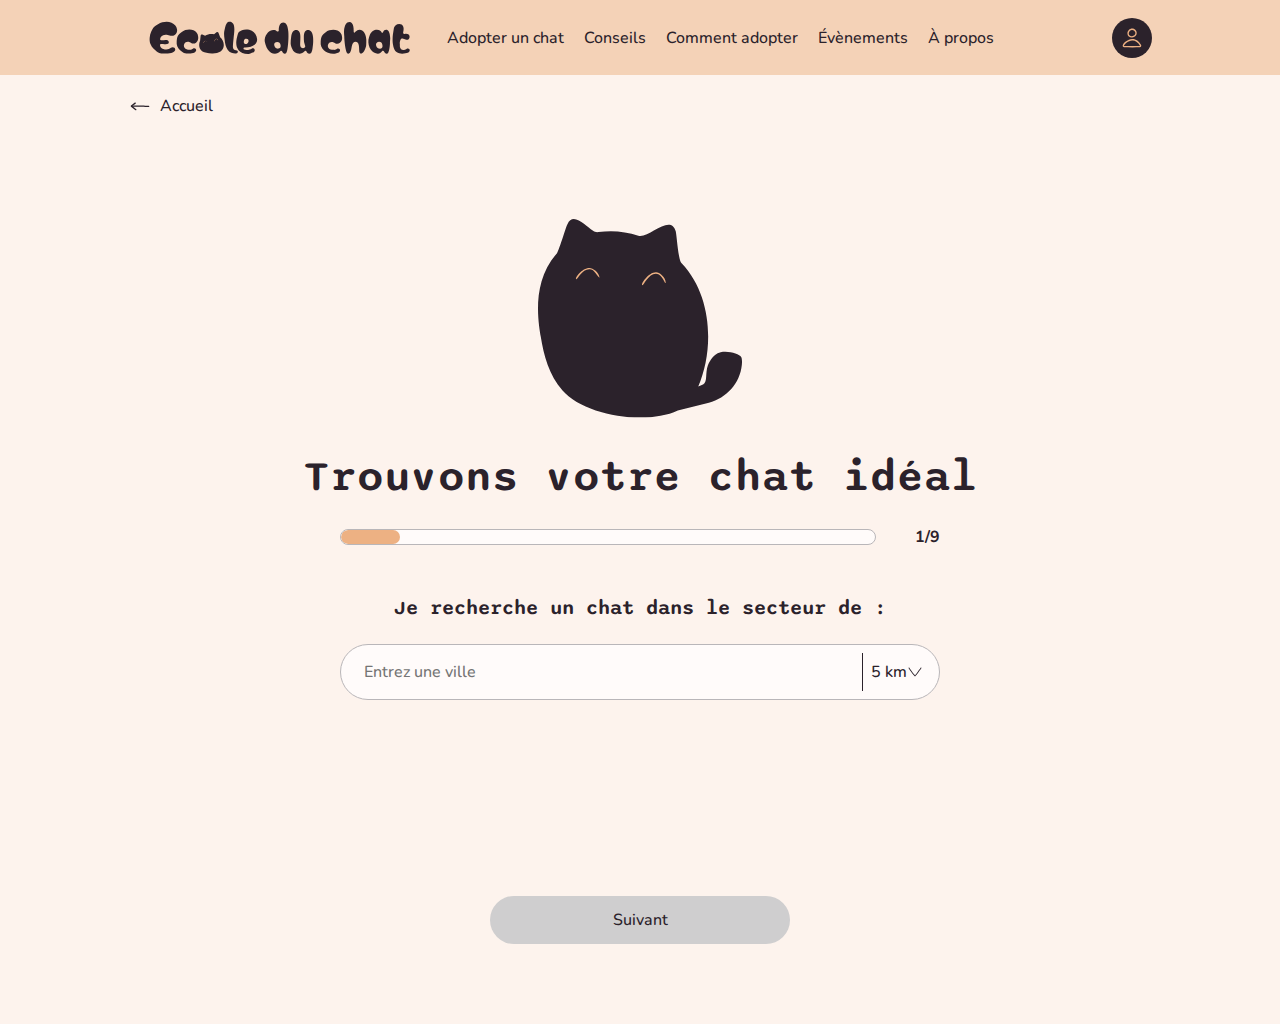
<file: survey.html>
<!DOCTYPE html>
<html lang="fr">

<head>
    <meta charset="UTF-8" />
    <meta name="viewport" content="width=device-width, initial-scale=1.0" />
    <meta name="description"
        content="L'École du Chat de Roubaix stérilise, identifie et protège les chats errants, et propose des chats à l’adoption dans la métropole lilloise" />
    <title>Questionnaire : trouver le chat idéal - Ecole du chat de Roubaix</title>
    <link rel="stylesheet" href="style.css" />
</head>

<body>
    <header>
        <a href="index.html">
            <picture>
                <source media="(min-width:1024px)" srcset="./images/logo/logo-texte.svg">
                <img src="./images/logo/avatar.svg" alt="Logo de l'école du chat de Roubaix et environs">
            </picture>
        </a>
        <nav>
            <ul class="nav-links">
                <li><a class="menu-link" href="adopt.html">Adopter un chat</a></li>
                <li><a class="menu-link" href="advices.html">Conseils</a></li>
                <li>
                    <a class="menu-link" href="howtoadopt.html">Comment adopter</a>
                </li>
                <li><a class="menu-link" href="events.html">Évènements</a></li>
                <li><a class="menu-link" href="#">À propos</a></li>
            </ul>
        </nav>
        <div class="header-btn">
            <button class="account">
                <img class="account-img" src="./images/icones/compte.svg" alt />
            </button>
            <button id="burger" class="burger">
                <img src="./images/icones/menu-burger.svg" alt="menu de navigation" />
            </button>
        </div>
    </header>
    <main>
        <nav class="breadcrumb">
            <a href="./index.html">
                <img src="./images/icones/fleche.svg" alt="retour" />
                <p>Accueil</p>
            </a>
        </nav>
        <section class="survey">
            <div class="survey-banner">
                <img src="./images/chat-assis.svg" alt="Salem la mascotte">
                <h1 class="survey-title">Trouvons votre chat idéal !</h1>
            </div>
            <div class="survey-wrapper">
                <div class="progress-wrapper">
                    <div class="progress-bar">
                        <div class="progress-fill"></div>
                    </div>
                    <p class="progress-text">1/9</p>
                </div>
                <div class="question-container"></div>
                <div class="nav-buttons">
                    <button class="prevBtn" style="display: flex;">
                        Précédent
                    </button>
                    <button class="nextBtn" style="display: flex;">
                        Suivant
                    </button>
                </div>
            </div>

            <div class="summary-container"></div>
        </section>
    </main>
    <script type="module" src="survey.js"></script>
</body>

</html>
</file>
<file: style.css>
/*Variables globales*/

:root {
  --main-color: #2b222b;
  --secondary-color: #f4d2b7;
  --tertiairy-color: #edb183;
  --main-background: #fdf3ed;
  --secondary-background: #fffbfa;
  --tertiairy-background: #d9f3f5;

  --border-color: #b9b6b9;
  --neutral-color: #cfcecf;
  --banner-background: #b5f4fc;

  --space-mobile: 16px;
  --space-tablet: 32px;
  --space-desktop: 5%;
  --space-desktop-wide: 10%;
}

/*Polices*/

@font-face {
  font-family: 'Nunito';
  src: url('./fonts/Nunito-Light.ttf') format('truetype');
  font-weight: 300;
  font-style: normal;
  font-display: swap;
}

@font-face {
  font-family: 'Nunito';
  src: url('./fonts/Nunito-Medium.ttf') format('truetype');
  font-weight: 500;
  font-style: normal;
  font-display: swap;
}

@font-face {
  font-family: 'Nunito';
  src: url('./fonts/Nunito-Bold.ttf') format('truetype');
  font-weight: 700;
  font-style: normal;
  font-display: swap;
}

@font-face {
  font-family: 'Sono';
  src: url('./fonts/Sono-SemiBold.ttf') format('truetype');
  font-weight: 600;
  font-style: normal;
  font-display: swap;
}

@font-face {
  font-family: 'Indie Flower';
  src: url('./fonts/IndieFlower-Regular.ttf') format('truetype');
  font-weight: 400;
  font-style: normal;
  font-display: swap;
}


/*Reset et base */

*,
*::before,
*::after {
  box-sizing: border-box;
}

* {
  margin: 0;
  padding: 0;
}

html {
  scroll-behavior: smooth;
}

body {
  background: var(--main-background);
  font-family: "Nunito", sans-serif;
  color: var(--main-color);
}

a {
  text-decoration: none;
  color: inherit;
  cursor: pointer;
}

li {
  list-style: none;
}

img {
  max-width: 100%;
  display: block;
}

h1, h2, h3 {
  font-family: "Sono", monospace;
  font-weight: 600;
  color: var(--main-color);
}

p, a, li, button {
  font-size: 16px;
  font-family: "Nunito", sans-serif;
  color: var(--main-color);
}

h1 { font-size: 32px; margin-bottom: 12px }
h2 { font-size: 24px; margin-bottom: 12px; }
h3 { font-size: 20px; }

@media (min-width: 1024px) {
  h1 { font-size: 48px; }
  h2 { font-size: 36px; }
  h3 { font-size: 24px; }
}

button {
  font-family: "Nunito", sans-serif;
  font-size: 16px;
}

main {
  background: var(--main-background);
}

/*header*/

header {
  background: var(--secondary-color);
  display: flex;
  align-items: center;
  justify-content: space-between;
  padding: 0 16px;
  position: relative;
}

picture img {
  height: 75px;
}

.logo {
  height: 75px;
}

.nav-links {
  display: none;
  flex-direction: column;
  background: var(--secondary-color);
  align-items: flex-start;
  position: absolute;
  left: 0;
  right: 0;
  gap: 32px;
  padding: 32px 48px;
  top: 74px;
  border-top: var(--border-color) 0.5px solid;
  z-index: 10;
}

.nav-links.active {
  display: flex;
}

.header-btn {
  display: flex;
  justify-content: space-between;
  gap: 32px;
  border: none;
}

@media (min-width: 768px) {
  header {
    padding: 0 32px;
  }
}

@media (min-width: 1024px) {
  header {
    padding: 0 5%;
  }
}

@media (min-width: 1024px) {
  header {
    justify-content: flex-start;
  }

  .nav-links {
    display: flex;
    flex-direction: row;
    position: static;
    border: none;
    padding: 16px;
    gap: 20px;
  }

  .burger {
    display: none;
  }
  .header-btn {
    margin-left: auto;
  }
}

@media (min-width: 1280px) {
  header {
    padding: 0 10%;
  }
}

.account {
  padding: 8px;
  height: 40px;
  width: 40px;
  background: var(--main-color);
  border-radius: 50%;
  cursor: pointer;
  margin-right: auto;
  border: none;
}

.account-img {
  height: 24px;
}

.burger {
  height: 40px;
  width: 40px;
  cursor: pointer;
  background: none;
  border: none;
}

/*main*/

.banner {
  padding-bottom: 60px;
  position: relative;
  background: var(--banner-background);
}

/*banner*/

.hero {
  height: 400px;
  overflow: hidden;
  width: 100%;
  margin-bottom: 32px;
}

.hero img {
  height: 400px;
  width: 100%;
  display: block;
  object-fit: cover;
  clip-path: inset(0 0 0 0px round 0 0% 30% 30%);
}

.banner-presentation {
  padding: 0 16px;
}

.banner-presentation p {
  margin-bottom: 32px;
}

.rectangle-background {
  display: inline-block;
  position: relative;
  background-image: url("./images/cadre.svg");
  background-repeat: no-repeat;
  background-size: 100% 100%;
  background-position: center;
  padding: 0.2em 0.2em;
  line-height: 1.2;
}

.search-input {
  border: none;
  color: var(--main-color);
  background: var(--secondary-background);
  font-size: 16px;
  font-family: "Nunito", sans-serif;
  outline: none;
}

.search-bar {
  padding: 8px 8px 8px 23px;
  border: 0.5px var(--border-color) solid;
  display: flex;
  align-items: center;
  justify-content: space-between;
  border-radius: 34px;
  background-color: var(--secondary-background);
  background-repeat: no-repeat;
  background-size: 100% 100%;
  background-position: center;
  margin-bottom: 16px;
  position: relative;
  width: 100%;
}

.search-container {
  display: flex;
}

.suggestions {
  display: none;
  background: var(--secondary-background);
  border: 1px solid var(--border-color);
  position: absolute;
  font-family: "Nunito", sans-serif;
  padding: 30px;
  width: 100%;
  border: 1px solid var(--border-color);
  border-radius: 34px;
  top: 100%;
  left: 0;
  z-index: 10;
}

.suggestions.active {
  display: block;
}

.suggestion-item {
  cursor: pointer;
  padding: 10px 8px;
}

.dropdown__toggle {
  display: flex;
  align-items: center;
  border-left: 1px solid var(--main-color);
  border-right: none;
  border-top: none;
  border-bottom: none;
  cursor: pointer;
  background: none;
  font-family: "Nunito", sans-serif;
  padding: 8px;
}

.dropdown__toggle img {
  height: 16px;
  width: 16px;
  transform: rotate(90deg);
}

.dropdown__menu {
  display: none;
  position: absolute;
  left: 0;
  top: 100%;
  background-color: var(--secondary-background);
  border-radius: 10px;
  border: var(--border-color) 0.5px solid;
  z-index: 5;
}

.dropdown__menu.active {
  display: block;
}

.option {
  padding: 8px;
  color: var(--main-color);
  font-family: "Nunito", sans-serif;
}

.search-btn {
  cursor: pointer;
  background: var(--main-color);
  border-radius: 50%;
  height: 40px;
  width: 40px;
  padding: 8px;
  border: none;
  transition: background 0.3s ease-in-out;;
}


.search-btn:hover {
  background-color: #453E45;
}

.search-btn img {
  height: 24px;
  width: 24px;
}

.survey-cta {
  padding: 60px 16px;
}
@media (min-width: 768px) {
  .banner {
    padding: 0 32px 60px 32px;
  }
  .survey-cta {
  padding: 60px 32px;
}
}

@media (min-width: 1024px) {
  .banner {
    display: flex;
    align-items: center;
    padding: 0 5% 60px 5%;
    gap: 16px;
  }

  .hero {
    height: 540px;
    width: 50%;
    min-width: 320px;
  }

  .hero img {
    height: 540px;
  }
  .survey-cta {
    padding: 80px 5%;
    display: grid;
    grid-template-columns: 40% 55%;
    align-items: center;
    justify-content: center;
    gap: 5%
  }
}

@media (min-width: 1280px) {
  .banner {
    padding: 0 10% 60px 10%;
  }

  .hero {
    height: 700px;
    width: 80%;
    min-width: 550px;
  }

  .hero img {
    height: 700px;
  }
.survey-cta {
  padding: 80px 10%;
}
}

/*Survey*/

.survey {
  background: var(--main-background);
  padding: 60px 16px;
}

.suggestions {
  position: absolute;
  background: var(--secondary-background);
  border: var(--border-color) 1px solid;
}

.survey-container {
  margin-top: 16px;
  background: var(--tertiairy-background);
  border-radius: 10px;
  padding: 30px;
  border: solid 1px var(--border-color);
  align-content: center;
}

.survey-cta {
  position: relative;
  overflow-x: hidden;
}




.survey-cta::before {
   left: -16px;
  content: "";
  position: absolute;
  top: 0;
  bottom: 0;
  width: 100px;
  background-image: url("./images/patte.svg"), url("./images/patte-30.svg");
  background-repeat: no-repeat;
  background-position: center 40px;
  background-size: 50px, 60px;
  pointer-events: none;  
  background-position: 5% 3%, 100% 100%;       
}

.survey-cta::after {
  right: -16px;
  content: "";
  position: absolute;
  top: 0;
  bottom: 0;
  width: 100px;
  background-image: url("./images/patte-30.svg"), url("./images/patte-20.svg");
  background-repeat: no-repeat;
  background-position: center 40px;
  background-size: 60px, 70px;
  pointer-events: none;  
  background-position: 5% 1%, 80% 101%;
}

@media (min-width: 1024px) {

  .survey-cta::before {
   left: 5%;
  background-size: 90px, 80px;
  background-position: 100% 10%, 100% 100%;       
}

.survey-cta::after {
  right: 5%;
  background-size: 70px, 80px;
  background-position: 5% 1%, 80% 101%;
}

}

@media (min-width: 1258px) {

  .survey-cta::before {
   left: 13%;
  background-size: 90px, 80px;
  background-position: 100% 10%, 100% 100%;       
}

.survey-cta::after {
  right: 13%;
  background-size: 70px, 80px;
  background-position: 5% 1%, 80% 101%;
}

}




.survey-btn-container {
  display: flex;
  align-items: center;
  justify-content: center;
  gap: 16px;
}

.survey-container-text {
  display: flex;
  align-items: center;
  justify-content: center;
  gap: 24px;
  margin-bottom: 32px;
}

.mascot {
  height: 102px;
}

.survey-container-text p {
  font-family: "Indie Flower", cursive;
  font-size: 20px;
}

.prevBtn {
  color: var(--main-color);
  background: none;
  border: 1px solid var(--main-color);
}

.nextBtn {
  background-color: var(--main-color);
  color: var(--tertiairy-color);
  border: none;
}

.prevBtn, .nextBtn {
  display: flex;
  align-items: center;
  justify-content: center;
  gap: 8px;
  width: 100%;
  padding: 12px 40px;
  border-radius: 34px;
  height: 48px;
}

.prevBtn img, .nextBtn img {
  height: 24px;
}

@media (max-width: 400px) {
  .survey-container {
    padding: 19px;
  }
  .survey-container-text {
    flex-direction: column-reverse;
  }
  .survey-container-text p {
    font-size: 18px;
    text-align: center;
  }
  .survey-btn-container img {
    display: none;
  }
}

@media (min-width: 768px) {
  .survey {
    padding: 0 32px;
  }
}

@media (min-width: 1024px) {
  .mascot {
    height: 175px;
  }
    .survey {
    padding: 80px 10%;
  }
  .prevBtn, .nextBtn {
  width: 50%;
}
}

@media (min-width: 1280px) {
  .survey {
    padding: 80px 10%;
  }
}

.button,
.button-icon {
  border-radius: 38px;
  background-color: var(--main-color);
  color: var(--tertiairy-color);
  padding: 12px 40px;
  border: none;
  border-radius: 34px;
  width: 100%;
  height: 48px;
  justify-content: center;
  display: flex;
  transition: background-color 0.3s ease-in-out;
}

.button:hover {
  background-color: #453E45;
}

.button-icon {
  display: flex;
  justify-content: center;
  align-items: center;
}

.secondary-button {
  color: var(--main-color);
  background: none;
  border: 1px solid var(--main-color);
  padding: 12px 40px;
  border-radius: 34px;
  width: 100%;
  justify-content: center;
  display: flex;
}

.button-icon img {
  height: 24px;
  width: 24px;
  margin-right: 16px;
}

@media (min-width: 1024px) {
  .button,
  .button-icon {
    width: fit-content;
  }
}

.selected-cats, .related-cats {
  background: var(--main-background);
  padding: 60px 16px;
  position: relative;
}

.selected-cats a {
  margin-top: 32px;
}

.researched-cats {
  background: var(--main-background);
  padding: 60px 16px;
  position: relative;
    overflow-x: hidden;
}

.researched-cats a {
  margin-top: 32px;
}

.researched-cats::before {
   left: -16px;
  content: "";
  position: absolute;
  top: 0;
  bottom: 0;
  width: 100px;
  background-image: url("./images/patte.svg"), url("./images/patte-30.svg");
  background-repeat: no-repeat;
  background-position: center 40px;
  background-size: 50px, 60px;
  pointer-events: none;  
  background-position: 5% 3%, 100% 100%;       
}

.researched-cats::after {
  right: -16px;
  content: "";
  position: absolute;
  top: 0;
  bottom: 0;
  width: 100px;
  background-image: url("./images/patte-30.svg"), url("./images/patte-20.svg");
  background-repeat: no-repeat;
  background-position: center 40px;
  background-size: 60px, 70px;
  pointer-events: none;  
  background-position: 5% 1%, 80% 101%;
}


@media (min-width: 1024px) {

  .researched-cats::before {
   left: 5%;
  background-size: 50px, 80px;
  background-position: 100% 10%, 100% 100%;       
}

.researched-cats::after {
  right: 5%;
  background-size: 70px, 80px;
  background-position: 1% 1%, 80% 99%;
}

}

.selected-cats-container, .researched-cats-container {
  background: var(--main-background);
  width: 100%;
  height: 300px;
  display: flex;
  justify-content: center;
  align-items: center;
}

.slide-wrapper {
  width: 100%;
  overflow: hidden;
  display: flex;
  gap: 24px;
  scroll-behavior: smooth;
}

.card-container {
  display: flex;
  align-items: center;
  justify-content: center;
  gap: 24px;
  height: 100%;
  transition: transform 0.3s ease;
  will-change: transform;
  padding: 5px 0;
}

.catPrev,
.catNext {
  display: none;
  background: var(--main-color);
  border: none;
  cursor: pointer;
  border-radius: 50%;
  height: 40px;
  width: 40px;
  align-items: center;
  justify-content: center;
  flex-shrink: 0;
  transition: background 0.3s ease-in-out;;

}



.catPrev {
  transform: rotate(-0.5turn);
  margin-right: 20px;
}


.catNext {
  margin-left: 20px;
}

.catPrev:hover {
  background: #453E45;
}
.catNext:hover {
  background: #453E45;
}

@media (min-width: 768px) {
  .selected-cats {
    padding: 60px 32px;
  }
   .researched-cats {
    padding: 60px 32px;
  }
}

@media (min-width: 1024px) {
    .selected-cats {
    padding: 80px 5%;
  }
   .researched-cats {
    padding: 80px 5%;
  }
  .catPrev,
  .catNext {
    display: flex;
  }

  .catPrev img,
  .catNext img {
    height: 24px;
    width: 24px;
    object-fit: contain;
    padding: 0;
    margin: 0;
    display: block;
    flex-shrink: 0;
  }
  .selected-cats a {
    margin: 32px auto 0 auto;
  }
}

@media (min-width: 1258px) {
  .selected-cats, .researched-cats {
    padding: 80px 10%;
  }
}


.home-card {
  background: var(--secondary-background);
  width: 188px;
  min-width: 188px;
  border-radius: 10px;
  border: 1px solid var(--border-color);
  padding: 10px;
  position: relative;
  transition: background 0.3s ease-in-out;
}

.home-card:hover {
  background: #F3FBFC
}

.fav-container {
  cursor: pointer;
  background: var(--main-color);
  border-radius: 50%;
  height: 40px;
  width: 40px;
  padding: 4px;
  position: absolute;
  top: 6%;
  right: 7%;
  z-index: 1;
}

.fav-container-carousel {
  cursor: pointer;
  background: var(--main-color);
  border-radius: 50%;
  height: 40px;
  width: 40px;
  padding: 4px;
  position: absolute;
  top: 6%;
  right: 3%;
  z-index: 1;
}

.fav {
  height: 32px;
  width: 32px;
  position: relative;
}

.fav.inactive {
  display: none;
}

.fav-full {
  display: none;
  position: absolute;
  height: 32px;
  width: 32px;
  right: 10%;
}

.fav-full.active {
  display: block;
}

.home-card-title {
  margin-bottom: 8px;
}

.home-card-image {
  height: 166px;
  object-fit: cover;
  clip-path: url(#round-shape);
  width: 100%;
}

.home-card-info {
  display: flex;
  justify-content: space-between;
  align-items: center;
}

.home-card-city {
  display: flex;
  justify-content: space-between;
  align-items: center;
}

.home-card-gender img {
  height: 32px;
  width: 32px;
}

@media (min-width: 1258px) {
  .selected-cats-container, .researched-cats-container {
    height: 350px;
  }
  .home-card {
    width: 227px;
  }
  .home-card-image {
    height: 205px;
  }
}

.advices {
  background: var(--tertiairy-background);
  padding: 30px 30px;
  margin: 0 16px;
  border-radius: 10px;
  border: 1px solid var(--border-color);
}

.advices a {
  margin-top: 32px;
}

.adoption-article-img {
  width: 100%;
  min-height: 221px;
  max-height: 350px;
  object-fit: cover;
  clip-path: url(#image-shape);
  margin-bottom: 32px;
}

@media (min-width: 768px) {
.advices {
  margin: 0 32px;
}
}

@media (min-width: 1024px) {
  .advices {
    display: grid;
    grid-template-columns: 55% 40%;
    gap: 5%;
    align-items: center;
    margin: 0 5%;
  }

  .adoption-article-img {
    aspect-ratio: 16/9;
    min-height: 400px;
    max-height: 500px;
    margin-bottom: 0;
  }
}

@media (min-width: 1258px) {
  .advices {
    margin: 0 10%;
  }

  .adoption-article-img {
    height: 550px;
  }
}

.prices {
  background: var(--main-background);
  padding: 60px 16px;
}

.prices p {
  max-width: 800px;
}

.bold {
  font-weight: bold;
}

.price-card-container {
  display: flex;
  flex-direction: column;
  gap: 24px;
}

.price-card {
  padding: 20px 15px;
  background: var(--secondary-background);
  border-radius: 10px;
  border: 1px solid var(--border-color);
  display: flex;
  justify-content: space-between;
  align-items: center;
  height: 125px;
  min-width: 381px;
  max-width: 800px;
}

.price-card-text h3 {
  margin-bottom: 8px;
  font-size: 20px;
}

.prices-description {
  margin-bottom: 24px;
}

.price-container {
  display: flex;
  flex-direction: column;
}

.price-shape-container {
  position: relative;
  width: 55px;
  margin-bottom: 8px;
}

.price {
  position: absolute;
  top: 50%;
  left: 50%;
  transform: translate(-50%, -50%);
}

@media (max-width: 420px) {
  .price-card {
    width: 100%;
    min-width: auto;
    padding: 10px;
    height: 100px;
  }
  .price-card p {
    font-size: 14px;
  }
}

@media (min-width: 768px) {
.prices {
  padding: 60px 32px;
}
}

@media (min-width: 1024px) {
  .prices {
    padding: 80px 5%;
  }
  .prices-description {
    max-width: 1000px;
  }
    .price-card-container {
    display: flex;
    flex-direction: row;
    flex-wrap: wrap;
  }
}



/*testimony*/

.testimony {
  padding: 60px 16px;
  background: var(--main-background);
  position: relative;
  overflow-x: hidden;
}

.testimony::before {
   left: -16px;
  content: "";
  position: absolute;
  top: 0;
  bottom: 0;
  width: 100px;
  background-image: url("./images/patte.svg");
  background-repeat: no-repeat;
  background-position: center 40px;
  background-size: 50px;
  pointer-events: none;  
  background-position: 5% 3%;     
}

.testimony::after {
  right: -16px;
  content: "";
  position: absolute;
  top: 0;
  bottom: 0;
  width: 100px;
  background-image: url("./images/patte-30.svg");
  background-repeat: no-repeat;
  background-position: center 40px;
  background-size: 60px;
  pointer-events: none;  
  background-position: 5% 1%;
}

@media (min-width: 1024px) {
  
.testimony::before {
   left: 5%;
  background-size: 80px;;  
  background-position: 5% 2%;     
}

.testimony::after {
  right: 5%;
  background-size: 100px;
  background-position: 5% 1%;
}
}



.testimony a {
  margin-top: 32px;
}

.testimony p {
  margin-bottom: 24px;
}

.testimony-card-container {
  overflow: hidden;
  display: flex;
  align-items: center;
  gap: 24px;
}

.testimony-card {
  width: 284px;
  background: var(--secondary-background);
  border: 1px solid var(--border-color);
  border-radius: 10px;
  padding: 15px;
}

.testimony-card img {
  border-radius: 10px;
  margin-bottom: 16px;
  width: 100%;
  height: 192px;
  object-fit: cover;
}

.testomny-card-text {
  padding: 10px 0;
  display: flex;
  flex-direction: column;
  height: 100%;
}


.testomny-card-text > a {
  margin-top: auto;
}

.testomny-card-text h3 {
  margin-bottom: 16px;
}

.testomny-card-text p {
  margin-bottom: 16px;
  max-height: 93px;
  overflow: hidden;
  text-overflow: ellipsis;
  display: -webkit-box;
  -webkit-line-clamp: 3;
  line-clamp: 3;
  -webkit-box-orient: vertical;
  margin-bottom: 32px;
}

@media (min-width: 728px) {
  .testimony {
    padding: 60px 32px;
  }
}


@media (min-width: 1024px) {
  .testimony {
    padding: 80px 5%;
  }
  .testimony a {
    margin: 32px auto 0 auto;
  }
}

@media (min-width: 1258px) {
  .testimony {
    padding: 80px 10%;
  }
}

.footer-img-container {
  position: relative;
  width: 100%;
  text-align: center;
  margin-bottom: -90px;
  z-index: 0;
}

.footer-img {
  max-width: 100%;
  height: auto;
  display: inline-block;
  transform: translateY(20px);
}

footer {
  position: relative;
  padding: 60px 16px;
  background: var(--secondary-color);
  color: var(--main-color);
  display: flex;
  flex-direction: column;
  text-align: center;
  align-items: center;
  z-index: 1;
}

footer a {
  color: var(--main-color);
  margin-bottom: 8px;
  display: flex;
  justify-content: center;
}

footer h3 {
  margin-bottom: 16px;
}

.footer-section {
  margin-bottom: 24px;
}

.send-btn {
  cursor: pointer;
  background: var(--main-color);
  border-radius: 50%;
  height: 40px;
  width: 40px;
  padding: 8px;
}

.newsletter-input {
  border: none;
  color: var(--main-color);
  font-size: 16px;
  font-family: "Nunito", sans-serif;
  outline: none;
}

.newsletter-bar {
  padding: 8px 8px 8px 23px;
  border: 0.5px var(--border-color) solid;
  display: flex;
  align-items: center;
  justify-content: space-between;
  border-radius: 34px;
  background-color: var(--secondary-background);
  background-repeat: no-repeat;
  background-size: 100% 100%;
  background-position: center;
}

@media (min-width: 768px) {
  footer {
    padding: 60px 32px;
  }
}

@media (min-width: 1024px) {
  .footer-info {
    display: flex;
    gap: 5%;
  }
  .footer-container {
    display: flex;
    justify-content: space-between;
  }
  .text-left {
    text-align: left;
  }
  footer {
    align-items: stretch;
    padding: 60px 5%;
  }
  footer h3 {
    font-size: 20px;
  }

  footer a{
    justify-content: flex-start;
  }
}

@media (min-width: 1258px) {
  footer {
    padding: 60px 10%;
  }
}

.search-container {
  display: flex;
  position: relative;
  gap: 8px;
}

.socials {
  display: flex;
  align-items: center;
  justify-content: center;
  gap: 16px;
  margin-bottom: 24px;
}

.cat-search-container {
  padding: 60px 16px;
  background: var(--main-background);
}

.filter-btn {
  background: none;
  height: 48px;
  width: 48px;
  border-radius: 34px;
  border: 1px solid var(--main-color);
  cursor: pointer;
  width: 100%;
  display: flex;
  justify-content: center;
  align-items: center;
}

.filter-btn img {
  height: 24px;
  width: 24px;
}

.modal {
  display: none;
  position: fixed;
  z-index: 5;
  top: 0;
  left: 0;
  overflow: auto;
  width: 100%;
  height: 100%;
  overflow: auto;
  background-color: rgba(0, 0, 0, 0.4);
}

.filters {
  background: var(--secondary-color);
  padding: 25px 16px;
  border-radius: 10px;
  width: 90%;
  margin: 15% auto;
}

.filters-wrapper {
  display: flex;
  flex-direction: column;
  align-items: center;
  justify-content: center;
}
.checkbox-container {
  margin-bottom: 16px;
  display: flex;
  align-items: center;
  gap: 8px;
}

.filter-section {
  margin: 0 auto 32px auto;
}

.filter-section h3 {
  margin-bottom: 24px;
}

.filter-section label {
  font-family: "Nunito", sans-serif;
  font-size: 16px;
  color: var(--main-color);
}

.checkbox {
  display: flex;
  align-items: center;
  gap: 8px;
}
.checkbox input[type="checkbox"] {
  position: absolute;
  opacity: 0;
  pointer-events: none;
}

.checkbox-custom {
  width: 1.15em;
  height: 20px;
  width: 20px;
  border: 1px solid var(--border-color);
  background-color: var(--secondary-background);
  border-radius: 0.15em;
  display: inline-block;
  position: relative;
  transition: all 120ms ease-in-out;
}

.checkbox input {
  cursor: pointer;
}

.checkbox input[type="checkbox"]:checked + .checkbox-custom {
  border-color: var(--tertiairy-color);
  background-color: var(--main-color);
  background-image: url(./images/icones/tick.svg);
  background-repeat: no-repeat;
  background-size: 90%;
  background-position: center;
}

.checkbox-container input {
  -webkit-appearance: none;
  appearance: none;
  background-color: #fff;
  margin: 0;
  font: inherit;
  color: var(--main-color);
  width: 1.15em;
  height: 1.15em;
  border: 1px solid var(--border-color);
  border-radius: 0.15em;
  transform: translateY(-0.075em);
}

input[type="checkbox"] {
  display: grid;
  place-content: center;
}

.close-btn {
  background: none;
  border: none;
  cursor: pointer;
  display: block;
  margin-left: auto;
}

.close-btn img {
  height: 24px;
  width: 24px;
}

.cat-number {
  margin: 32px 0;
  text-align: center;
}

.cat-adoption-container {
  background: var(--banner-background);
  padding: 60px 16px;
}

.cats-results {
  display: grid;
  grid-template-columns: repeat(auto-fit, minmax(200px, 1fr));
  gap: 32px;
  justify-items: center;
}

.cat-card {
  position: relative;
  width: 100%;
  max-width: 400px;
  border: solid 1px var(--border-color);
  padding: 10px;
  border-radius: 10px;
  background: var(--secondary-background);
  transition: background 0.2s ease-in-out;
}

.cat-card:hover {
  background: #F3FBFC
}


.cat-card-cover {
  height: 170px;
  object-fit: cover;
  width: 100%;
  border-radius: 10px;
}

.cat-card-text {
  display: flex;
  justify-content: space-between;
  flex-wrap: wrap;
  align-items: end;
  padding: 10px 0;
}

.gender {
  height: 32px;
  width: 32px;
}

.reserved-tag {
  background: var(--tertiairy-color);
  padding: 3px 7px;
  border-radius: 10px;
  width: max-content;
  position: absolute;
  top: 7%;
  left: 7%;
}

.reserved-tag-carousel {
  background: var(--tertiairy-color);
  padding: 3px 7px;
  border-radius: 10px;
  width: max-content;
  position: absolute;
  top: 7%;
  left: 3%;
}

.survey-results-container {
  min-height: 222px;
  padding: 20px;
  width: 100%;
  border-radius: 10px;
  border: 1px solid var(--border-color);
  background-color: var(--secondary-background);
  background-size: 100%;
  background-repeat: no-repeat;
  display: flex;
  flex-direction: column;
  justify-content: center;
  align-items: center;
  margin-top: 48px;
  text-align: center;
}

.survey-results-btn {
  display: flex;
  align-items: center;
  gap: 16px;
}

.advice-note {
  display: flex;
  align-items: center;
  gap: 24px;
  background: var(--tertiairy-background);
  padding: 20px;
  border: 1px solid var(--border-color);
  border-radius: 10px;
  margin-bottom: 64px;
}

.advice-note p {
  font-family: "Indie Flower", cursive;
  font-size: 20px;
}

.advice-note img {
  height: 85px;
}

.survey-results-container p {
  font-family: "Indie Flower", cursive;
  font-size: 20px;
  text-align: center;
}

@media (max-width: 475px) {
  .cat-card {
    width: 100%;
  }

  .cat-card-cover {
    height: 200px;
  }
}

@media (min-width: 768px) {
  .cat-search-container {
    padding: 60px 32px;
  }
    .cat-adoption-container {
    padding: 60px 32px;
  }
  
}

@media (min-width: 1024px) {
  .advice-note {
    flex-direction: column;
    gap: 16px;
    text-align: center;
  }
  .advice-note p {
    font-size: 18px;
  }
  .cat-adoption-container {
    display: grid;
    grid-template-columns: 40% 55%;
    align-items: center;
    padding: 80px 5%;
    gap: 5%;
  }
  .cat-search-container {
    display: grid;
    grid-template-columns: 30% 67%;
    gap: 3%;
    padding: 80px 5%;
  }

  .modal h2 {
    display: none;
  }
  .modal h3 {
    font-size: 24px;
  }
  .modal {
    display: block;
    position: relative;
    background: none;
    margin: 0;
    width: 100%;
  }
  .filters {
    width: 100%;
    align-items: flex-start;
    margin: 32px 0 0 0;
  }
  .close-btn {
    display: none;
  }
  .filter-btn {
    display: none;
  }
  .advice-note {
    margin: 0;
  }
}

@media (min-width: 1258px) {
  .cat-adoption-container {
    padding: 80px 10%;
  }
  .cat-search-container {
    padding: 80px 10%;
  }
  .survey-results-container {
    min-height: 350px;
  }
}

.survey-results-container p {
  margin-bottom: 32px;
}

.cat-resume {
  padding-bottom: 30px;
  background: var(--main-background);
}

.breadcrumb {
  display: flex;
  align-items: center;
  padding: 20px;
  background: var(--main-background);
}

.reverse-arrow {
  transform: rotate(-0.5turn);
  margin-left: 8px;
}

.breadcrumb a {
  display: flex;
}

.breadcrumb img {
  height: 24px;
  width: 24px;
  margin-right: 8px;
}


@media (min-width: 768px) {
  .breadcrumb {
    padding: 20px 32px;
  }
}


@media (min-width: 1024px) {
  .breadcrumb {
    padding: 20px 5%;
  }
 
}

@media (min-width: 1258px) {
   .breadcrumb {
    padding: 20px 10%;
  }
}

.cat-resume-container {
  background: var(--banner-background);
  padding: 24px 16px 60px 16px;
}

.cat-resume-container img {
  height: 32px;
  width: 32px;
}

.cat-info {
  padding: 60px 16px;
  display: flex;
  flex-direction: column;
  gap: 30px;
  position: relative;
  overflow-x: hidden;
}

.cat-info::before {
   left: -16px;
  content: "";
  position: absolute;
  top: 0;
  bottom: 0;
  width: 100px;
  background-image: url("./images/patte.svg"), url("./images/patte-20.svg");
  background-repeat: no-repeat;
  background-position: center 40px;
  background-size: 50px, 60px;
  pointer-events: none;  
  background-position: 5% 3%, 100% 100%;       
}

.cat-info::after {
  right: -16px;
  content: "";
  position: absolute;
  top: 0;
  bottom: 0;
  width: 100px;
  background-image: url("./images/patte-30.svg"), url("./images/patte.svg");
  background-repeat: no-repeat;
  background-position: center 40px;
  background-size: 60px, 50px;
  pointer-events: none;  
  background-position: 5% 1%, 40% 99%;
}

@media (min-width: 1024px) {
  .cat-info::before {
   left: 5%;
  background-size: 50px, 50px;  
  background-position: 5% 1%, 40% 100%;       
}

.cat-info::after {
  right: 5%;
  background-size: 100px, 60px;
  background-position: 5% 1%, 5% 99%;
}
}

@media (min-width : 1258px) {
    .cat-info::before {
   left: 5%;
  background-size: 50px, 50px;  
  background-position: 5% 1%, 40% 100%;       
}

.cat-info::after {
  right: 20%;
  background-size: 100px, 60px;
  background-position: 5% 1%, 50px 99%;
  width: 200px;

}
}


.cat-info-container {
  margin-top: 24px;
}

.cat-info-container img {
  height: 32px;
  width: 32px;
}

.reserved-container {
  background: var(--tertiairy-color);
  border-radius: 10px;
  padding: 10px;
  margin: 32px 0;
}

.info-container {
  display: flex;
  flex-wrap: wrap;
  gap: 24px;
}

.info-element {
  display: flex;
  align-items: center;
  gap: 10px;
  margin-right: 24px;
  margin-bottom: 24px;
}

.compatibility-tag-container {
  display: flex;
  flex-wrap: wrap;
  gap: 8px;
}

.compatibility-tag {
  display: flex;
  align-items: center;
  background: var(--secondary-background);
  border: 1px solid var(--border-color);
  padding: 10px;
  border-radius: 10px;
  width: max-content;
  gap: 8px;
}

.personality-tags-container {
  margin-top: 20px;
  display: flex;
  flex-wrap: wrap;
  gap:10px 0;
}

.personality-tags {
  background: var(--tertiairy-background);
  border: 1px solid var(--border-color);
  padding: 10px;
  width: max-content;
  margin-right: 16px;
  border-radius: 10px;
}

.carousel {
  position: relative;
  width: 100%;
  max-height: 420px;
  overflow: hidden;
  margin: 0 auto;
}

.carousel-inner {
  display: flex;
  transition: transform 0.4s ease-in-out;
  touch-action: pan-y;
  background: var(--neutral-color);
}

.carousel-inner img {
  max-height: 294px;
  width: 100%;
  flex-shrink: 0;
  object-fit: contain;
  background: var(--neutral-color);
  z-index: 0;
}

.next {
  top: 50%;
  right: 3%;
  transform: translateY(-50%);
}
.prev {
  top: 50%;
  left: 3%;
  transform: translateY(-50%);
}

.prev img {
  transform: rotate(-0.5turn);
}

.carousel-btn {
  display: none;
  position: absolute;
  z-index: 1;
  background: var(--main-color);
  transition: background 0.3s ease-in-out;;
}

carousel-btn:hover {
  background-color: #453E45;

}

.carousel-btn img {
  height: 24px;
  width: 24px;
}
.family-contact {
  display: flex;
  flex-direction: column;
  justify-content: center;
  align-items: center;
  width: 100%;
}

.family-container {
  background: var(--tertiairy-background);
  display: flex;
  flex-direction: column;
  justify-content: center;
  align-items: center;
  padding: 20px;
  border-radius: 10px;
  margin-top: 32px;
  border: 1px solid var(--border-color);
}

.family-card-container {
  background: var(--main-background);
  width: 100%;
  height: 350px;
  display: flex;
  justify-content: center;
  align-items: center;
}

#mail-btn,
#phone-btn {
  display: none;
  cursor: pointer;
  align-items: center;
}

.show-btn {
  width: 170px;
  padding: 12px 15px;
}

.family-mail img,
.family-phone img {
  height: 24px;
}

.family-btn-container {
  display: flex;
  flex-direction: column;
  align-items: flex-start;
  gap: 16px;
}

.family-mail,
.family-phone {
  display: flex;
  align-items: center;
  justify-content: center;
  gap: 8px;
}

.related-cats {
  padding: 60px 0;
}

.related-cats a {
  margin: 32px auto;
}


.family-img {
  height: 133px;
  margin-bottom: 32px;
}

.family-section {
  padding: 60px 16px;
  background: var(--main-background);
  position: relative;
  overflow-x: hidden;
}

.family-section::before {
   left: -16px;
  content: "";
  position: absolute;
  top: 0;
  bottom: 0;
  width: 100px;
  background-image: url("./images/patte.svg");
  background-repeat: no-repeat;
  background-position: center 40px;
  background-size: 50px;
  pointer-events: none;  
  background-position: 5% 1%;     
}

.family-section::after {
  right: -16px;
  content: "";
  position: absolute;
  top: 0;
  bottom: 0;
  width: 100px;
  background-image: url("./images/patte-30.svg");
  background-repeat: no-repeat;
  background-position: center 40px;
  background-size: 60px;
  pointer-events: none;  
  background-position: 5% -8px;
}

@media (min-width: 1024px) {
  .family-section::before {
   left: 5%;
  width: 200px;
  background-size: 60px;  
  background-position: 5% 1%;     
}

.family-section::after {
  right: 5%;
  content: "";
  width: 200px;
  background-size: 80px;  
  background-position: 5% -8px;
}
}

.family-container h3 {
  margin-bottom: 32px;
}

.family-container p {
  margin-top: 32px;
}

.icon-btn {
  height: 24px;
  width: 24px;
}

.family-btn {
  text-decoration: underline;
}

.carousel-indicators {
  position: absolute;
  bottom: 10%;
  left: 50%;
  transform: translateX(-50%);
  display: flex;
  gap: 6px;
  background: var(--secondary-background);
  padding: 5px;
  border-radius: 6px;
}

.carousel-indicators button {
  width: 12px;
  height: 12px;
  border-radius: 50%;
  border: none;
  background: var(--border-color);
  cursor: pointer;
  transition: background 0.3s ease-in-out;;
}

.carousel-indicators button.active {
  background: var(--main-color);
}

.fee {
  width: 100%;
}

@media (min-width: 768px) {
   .cat-resume {
    padding: 0 32px 80px 32px;
  }
}

@media (min-width: 1024px) {
  .carousel {
    max-height: none;
  }
  .carousel-inner {
    height: 100%;
  }
  .carousel-inner img {
    height: auto;
    max-height: 530px;
    border-radius: 10px;
  }
  .carousel-btn {
    display: block;
    border: none;
    cursor: pointer;
    border-radius: 50%;
    height: 40px;
    width: 40px;
    display: flex;
    align-items: center;
    justify-content: center;
  }
  .cat-resume {
    display: flex;
    padding: 0 5% 80px 5%;
    gap: 2%;
  }
  .cat-resume-container {
    border-radius: 10px;
    display: flex;
    flex-direction: column-reverse;
    justify-content: center;
    align-items: center;
  }
  .cat-info {
    padding: 60px 5%;
    gap: 60px;
  }
  .cat-info p {
    max-width: 1000px;
  }

  .family-section {
    padding: 80px 5%;
  }

  .family-img {
    height: 200px;
  }
  .family-container {
    display: grid;
    grid-template-columns: 30% 65%;
    gap: 5%;
    padding: 30px;
    max-width: 1200px;
  }
  .family-contact {
    display: flex;
    flex-direction: column;
    justify-content: center;
    align-items: center;
  }
  .family-btn {
    width: 100%;
}
}


@media (min-width: 1258px) {
  .cat-resume {
    padding: 80px 10%;
  }
  .cat-info {
    padding: 0 10%;
  }
  .prices {
    padding: 80px 10%;
  }
  .family-section {
    padding: 80px 10%;
  }
}

.survey-banner {
  display: flex;
  flex-direction: column;
  align-items: center;
}

.survey-banner h1 {
  margin-top: 32px;
  margin-bottom: 24px;
  font-size: 24px;
  color: var(--main-color);
  text-align: center;
}

.nextBtn:disabled {
  background-color: var(--neutral-color);
  color: var(--main-color);
  cursor: not-allowed;
}

.nav-buttons {
  display: flex;
  justify-content: center;
  gap: 16px;
}

.question-container {
  display: flex;
  flex-direction: column;
  align-items: center;
  margin-top: 48px;
}

.question-container h2 {
  font-size: 20px;
  color: var(--main-color);
  text-align: center;
  margin-bottom: 24px;
}

.options {
  display: flex;
  flex-direction: column;
  gap: 16px;
  width: 100%;
  mask-type: 16px;
  margin-bottom: 30%;
}

.survey-button {
  background: var(--secondary-background);
  padding: 12px 40px;
  border-radius: 34px;
  border: 1px solid var(--border-color);
  font-family: "Nunito", sans-serif;
  font-size: 16px;
  width: 100%;
  display: flex;
  align-items: center;
  gap: 16px;
}

input[type="radio"] {
  appearance: none;
  accent-color: var(--main-color);
  background-color: var(--secondary-background);
  margin: 0;
  font: inherit;
  color: var(--border-color);
  width: 1.15em;
  height: 1.15em;
  border: 1px solid currentColor;
  border-radius: 50%;
}

.survey-button input[type="radio"] {
  appearance: none;
  width: 0;
  height: 0;
  position: absolute;
  opacity: 0;
}

.radio-custom {
  width: 1.5em;
  height: 20px;
  width: 20px;
  border: 1px solid var(--border-color);
  border-radius: 50%;
  background-color: var(--secondary-background);
  display: inline-block;
  position: relative;
  transition: all 120ms ease-in-out;
}

.survey-button input[type="radio"]:checked + .radio-custom {
  border-color: var(--tertiairy-color);
  background-color: var(--main-color);
  background-image: url(./images/icones/tick.svg);
  background-size: 90%;
  background-repeat: no-repeat;
  background-position: center;
}

.survey-button:has(input[type="radio"]:checked) {
  border-color: var(--main-color);
  background-color: var(--main-color);
  color: var(--tertiairy-color);
}

.progress-wrapper {
  display: flex;
  align-items: center;
  gap: 1rem;
  margin-bottom: 32px;
}

.progress-bar {
  flex: 1;
  height: 16px;
  background-color: var(--secondary-background);
  border: 1px solid var(--border-color);
  border-radius: 34px;
  overflow: hidden;
  position: relative;
}

.progress-fill {
  height: 100%;
  width: 0%;
  background-color: var(--tertiairy-color);
  border-radius: 34px;
  transition: width 0.4s ease;
}

.progress-text {
  font-weight: 600;
  min-width: 3rem;
  text-align: right;
}

.summary-container {
  display: none;
  gap: 16px;
  margin-top: 24px;
}



.answers-list {
  margin-bottom: 64px;
}

.answer-container {
  display: flex;
  flex-direction: column;
  gap: 16px;
}

.answer-card {
  background: var(--secondary-background);
  border: 1px solid var(--border-color);
  display: flex;
  justify-content: space-between;
  align-items: center;
  border-radius: 10px;
  padding: 15px;
  margin-bottom: 16px;
}

.edit-btn {
  background: none;
  border: none;
  margin-left: 16px;
  cursor: pointer;
}

.edit-btn img {
  height: 32px;
  width: 32px;
}

@media (min-width: 1024px) {
   .survey {
    padding: 60px 32px;
  }
}

@media (min-width: 1024px) {
   .survey {
    display: flex;
    flex-direction: column;
    align-items: center;
    padding: 80px 5%;
    gap: 5%;
  }
  .survey-banner img {
    height: 200px;
  }
  .survey-banner h1 {
    font-size: 43px;
  }
  .summary-container a {
    margin: auto;
  }
  .answer-card {
    min-width: 800px;
  }
  .survey-wrapper {
    width:600px;
  }
}

.advice-container {
  padding: 60px 16px;
  background: var(--banner-background);
}

.advice-img {
  margin-bottom: 32px;
  object-fit: cover;
  clip-path: url(#image-shape);
  aspect-ratio: 2/1;
  min-height: 250px;
  width: 100%;
}

.food-donation-img {
  object-position: 50% 20%;
}

.advices-card-container {
  display: flex;
  flex-direction: column;
  gap: 32px;
}

.advices-cards {
  padding: 60px 16px;
}

.advices-cards h2 {
  margin-bottom: 32px;
}

.page-card {
  display: grid;
  grid-template-rows: auto 1fr auto;
  width: 100%;
  height: 100%;
  background: var(--secondary-background);
  border: 1px solid var(--border-color);
  border-radius: 10px;
  padding: 15px;
}

.page-card img {
  border-radius: 10px;
  margin-bottom: 16px;
  height: 250px;
  object-fit: cover;
  width: 100%;
}

@media (min-width: 768px) {
  .advices-card-container {
    display: grid;
     grid-template-columns: repeat(auto-fit, minmax(300px, 1fr));
     gap: 32px;
  }
  .advice-container {
    padding: 60px 32px;
  }
    .advices-cards {
    padding: 60px 32px;
  }
}

@media (min-width: 1024px) {
  .advice-container {
    display: grid;
    grid-template-columns: 48% 50%;
    align-items: center;
    gap: 2%;
    padding: 80px 5%;
  }
  .advice-img {
    aspect-ratio: auto;
    height: 400px;
  }
  .advices-cards {
    padding: 80px 5%;
  }
}
@media (min-width: 1258px) {
  .advice-container {
    gap: 3%;
    padding: 80px 10%;
  }
  .advices-cards {
    padding: 80px 10%;
  }
}

.advice-text {
  padding: 60px 16px;
}

.advice-text-container {
  display: flex;
  flex-direction: column;
  gap: 40px;
}

.cat-advice {
  background: var(--tertiairy-background);
  padding: 15px;
  border-radius: 10px;
  border: 1px solid var(--border-color);
  display: flex;
  flex-direction: column;
  align-items: center;
  margin-top: 48px;
}

.cat-advice img {
  height: 86px;
  margin-bottom: 16px;
}

.cat-advice h3 {
  margin-bottom: 16px;
  text-align: center;
}

.cat-advice p {
  text-align: center;
  font-family: "Indie Flower", cursive;
  font-size: 20px;
}

@media (min-width: 768px) {
  .advice-text {
    padding: 60px 32px;
  }
}

@media (min-width: 1024px) {
  .advice-text {
    padding: 80px 5%;
  }
  .advice-text-container {
    max-width: 1000px;
  }

  .cat-advice {
  padding: 40px;
  flex-direction: row;
  gap: 32px;
  max-width: 1000px;
}
.cat-advice h3, .cat-advice p {
  text-align: left;
  max-width: 500px;
}

.cat-advice img {
  height:152px;
}
}

@media (min-width: 1258px) {
  .advice-text {
    padding: 80px 10%;
  }
}

.step-title {
  padding: 0 16px;
}

.adoption-step-container {
  padding: 30px 16px 60px 16px;
}



.adoption-step {
  padding: 30px 0;
}

.reverse {
  flex-direction: row-reverse;
}

.adoption-step-title {
  display: flex;
  gap: 16px;
  align-items: center;
}

.adoption-step a {
  margin-top: 32px;
}

.number {
  font-family: "Sono", monospace;
  font-weight: 600;
  color: var(--main-color);
  font-size: 24px;
  line-height: 1;
}

@media (min-width: 768px) {
  .adoption-step-container {
  padding: 30px 32px 60px 32px
}
}

@media (min-width: 1024px) {
  
.adoption-step-container {
  padding: 30px 5% 60px 5%;
}
  .adoption-step {
    padding: 30px 0;
    display: flex;
    align-items: center;
    gap: 5%;
  }
  .step-title {
    padding: 0 5%;
  }
  .adoption-step-img {
    min-height: 450px;
  }

.adoption-step-img {
  width: 52%;
}
.step-text {
  width: 42%;
}
}

@media (min-width: 1258px) {
  .adoption-step-container {
  padding: 30px 10% 60px 10%;
}
  .adoption-step {
    padding: 30px 0;
  }

  .step-title {
    padding: 0px 10%;
  }
}

.event-card-img {
  border-radius: 10px;
  object-fit: cover;
  width: 100%;
  aspect-ratio: 16/9;
}

.event-button {
  width: 100%;
}

@media (min-width: 500px) {
  .event-card-img {
    aspect-ratio: 21/9;
  }
}

@media (min-width: 768px) {
  .event-card-img {
    aspect-ratio: 16/9;
  }
}

.event-card {
  background: var(--secondary-background);
  border: 1px solid var(--border-color);
  padding: 10px;
  border-radius: 10px;
}

.card-element {
  display: flex;
  gap: 4px;
  margin-bottom: 10px;
}

.card-element-icon {
  height: 24px;
  width: 24px;
}

.event-card-container {
  padding: 10px;
}

.event-card-container a {
  margin-top: 32px;
}

.event-card-container h3 {
  margin-bottom: 16px;
}

.fair-cats {
  padding: 60px 16px;
}

.event-details {
  background: var(--secondary-background);
  border: 1px solid var(--border-color);
  padding: 20px;
  border-radius: 10px;
  margin-top: 48px;
  max-width: 800px;
}


@media (min-width: 768px) {
 .fair-cats {
    padding: 60px 32px;
  }
}

@media (min-width: 1024px) {
  .fair-cats {
    padding: 80px 5%;
  }
.event-container {
  display: grid;
  grid-template-columns: 60% 38%;
  gap: 2%;
}
.event-details {
  margin-top: 0;
  height: fit-content;
}
}

@media (min-width: 1024px) {
  .fair-cats {
    padding: 80px 10%;
  }
}
</file>
